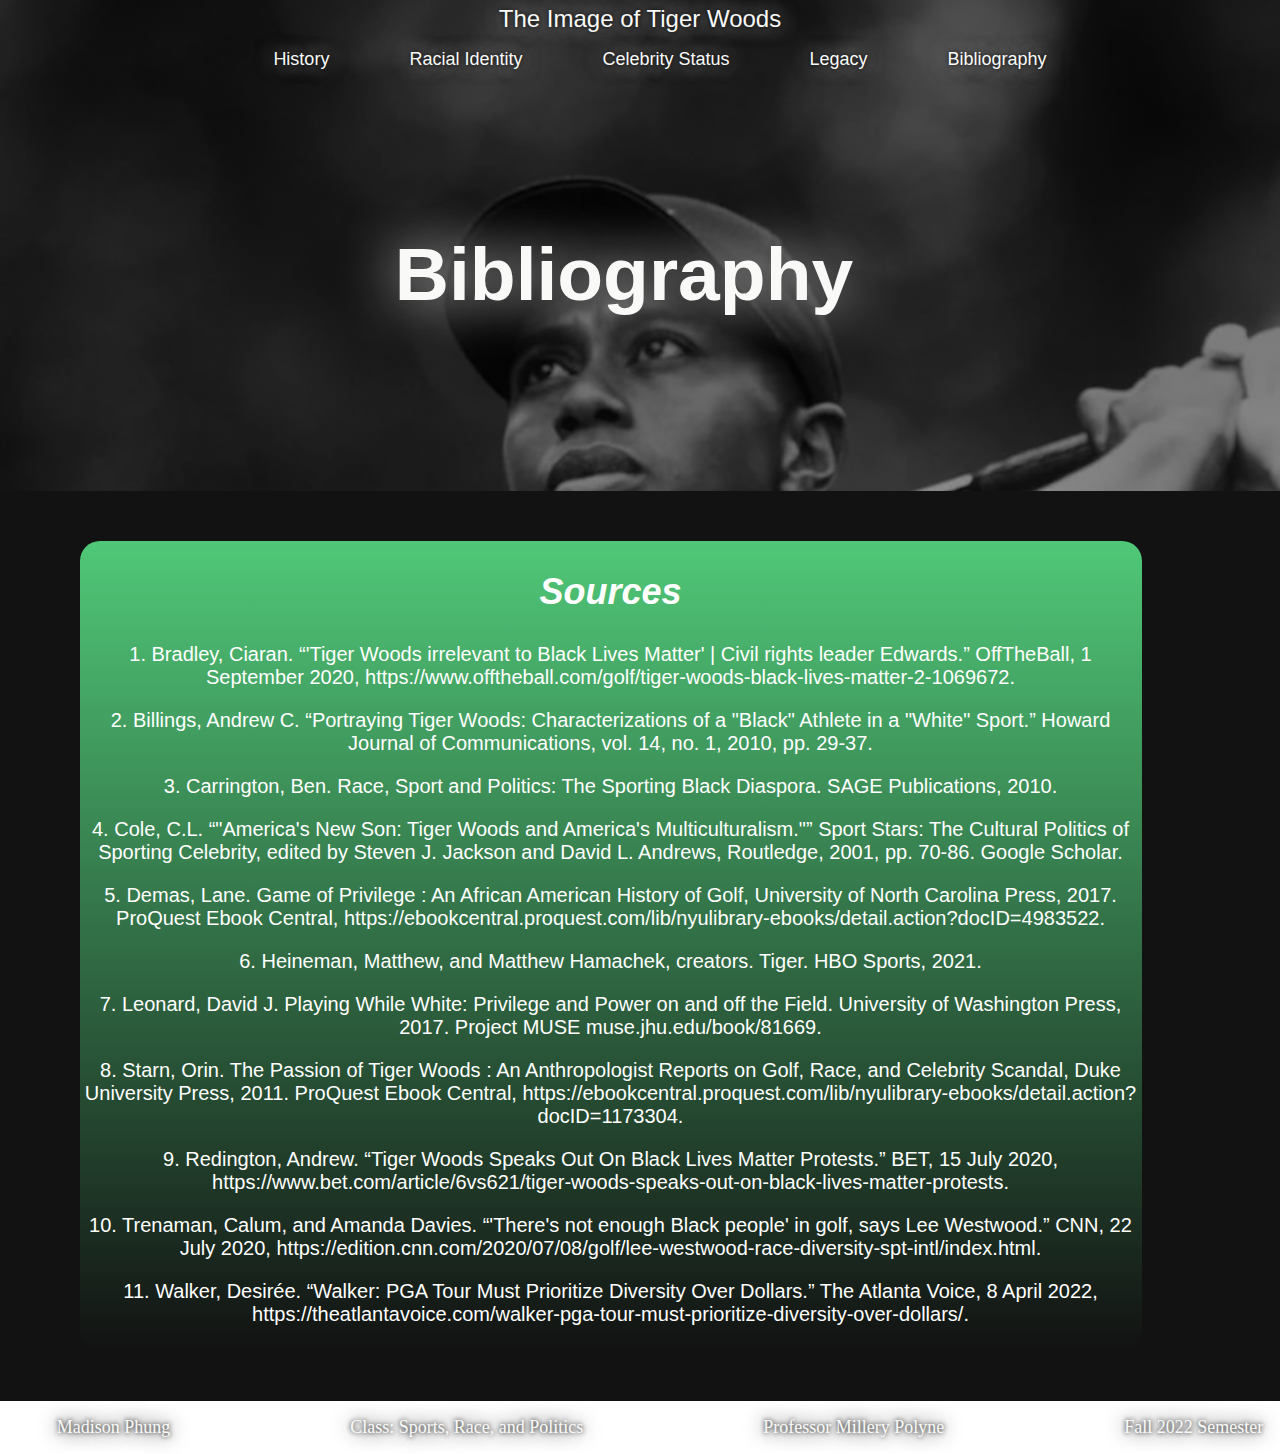
<file: bibliography.html>
<!DOCTYPE html>
<html lang="en">
<head>
    <meta charset="UTF-8">
    <meta http-equiv="X-UA-Compatible" content="IE=edge">
    <meta name="viewport" content="width=device-width, initial-scale=1.0">
    <title>Bibliography</title>
    <link rel="stylesheet" href="css/bib-styles.css">
</head>
<body>
    <header>
        <div class="left-links">
            <div class="logo">
                <a href="index.html">The Image of Tiger Woods</a>
            </div>
        </div>
        <ul class="nav-list">
            <a href="history.html"><li>History</li></a>
            <a href="racial_identity.html"><li>Racial Identity</li></a>
            <a href="celebrity_status.html"><li>Celebrity Status</li></a>
            <a href="legacy.html"><li>Legacy</li></a>
            <a href="bibliography.html"><li>Bibliography</li></a>
        </ul>
    </header>
    <div class="main">
        <div class="intro">
            <div class="intro-text">
                <h1>Bibliography</h1>
            </div>
            <div class="bib-image"></div>
        </div>
    </div>
    <div class="main-content">
        <div class="sources">
            <h2>Sources</h2>
            <p>1. Bradley, Ciaran. “'Tiger Woods irrelevant to Black Lives Matter' | Civil rights leader Edwards.” OffTheBall, 1 September 2020, https://www.offtheball.com/golf/tiger-woods-black-lives-matter-2-1069672.</p>       
            <p>2. Billings, Andrew C. “Portraying Tiger Woods: Characterizations of a "Black" Athlete in a "White" Sport.” Howard Journal of Communications, vol. 14, no. 1, 2010, pp. 29-37.</p>
            <p>3. Carrington, Ben. Race, Sport and Politics: The Sporting Black Diaspora. SAGE Publications, 2010. </p>
            <p>4. Cole, C.L. “"America's New Son: Tiger Woods and America's Multiculturalism."” Sport Stars: The Cultural Politics of Sporting Celebrity, edited by Steven J. Jackson and David L. Andrews, Routledge, 2001, pp. 70-86. Google Scholar. </p>
            <p>5. Demas, Lane. Game of Privilege : An African American History of Golf, University of North Carolina Press, 2017. ProQuest Ebook Central, https://ebookcentral.proquest.com/lib/nyulibrary-ebooks/detail.action?docID=4983522.</p>
            <p>6. Heineman, Matthew, and Matthew Hamachek, creators. Tiger. HBO Sports, 2021.</p>
            <p>7. Leonard, David J. Playing While White: Privilege and Power on and off the Field. University of Washington Press, 2017. Project MUSE muse.jhu.edu/book/81669.</p>
            <p>8. Starn, Orin. The Passion of Tiger Woods : An Anthropologist Reports on Golf, Race, and Celebrity Scandal, Duke University Press, 2011. ProQuest Ebook Central,   https://ebookcentral.proquest.com/lib/nyulibrary-ebooks/detail.action?docID=1173304.</p>
            <p>9. Redington, Andrew. “Tiger Woods Speaks Out On Black Lives Matter Protests.” BET, 15 July 2020, https://www.bet.com/article/6vs621/tiger-woods-speaks-out-on-black-lives-matter-protests.</p>        
            <p>10. Trenaman, Calum, and Amanda Davies. “'There's not enough Black people' in golf, says Lee Westwood.” CNN, 22 July 2020, https://edition.cnn.com/2020/07/08/golf/lee-westwood-race-diversity-spt-intl/index.html.</p>
            <p>11. Walker, Desirée. “Walker: PGA Tour Must Prioritize Diversity Over Dollars.” The Atlanta Voice, 8 April 2022, https://theatlantavoice.com/walker-pga-tour-must-prioritize-diversity-over-dollars/.</p>
        </div>
    </div>
    <footer>
        <div class="footer-container">
            <ul class="footer-list">
                <li>Madison Phung</li>
                <li>Class: Sports, Race, and Politics</li>
                <li>Professor Millery Polyne</li>
                <li>Fall 2022 Semester</li>
            </ul>
        </div>
    </footer>
</body>
</html>
</file>
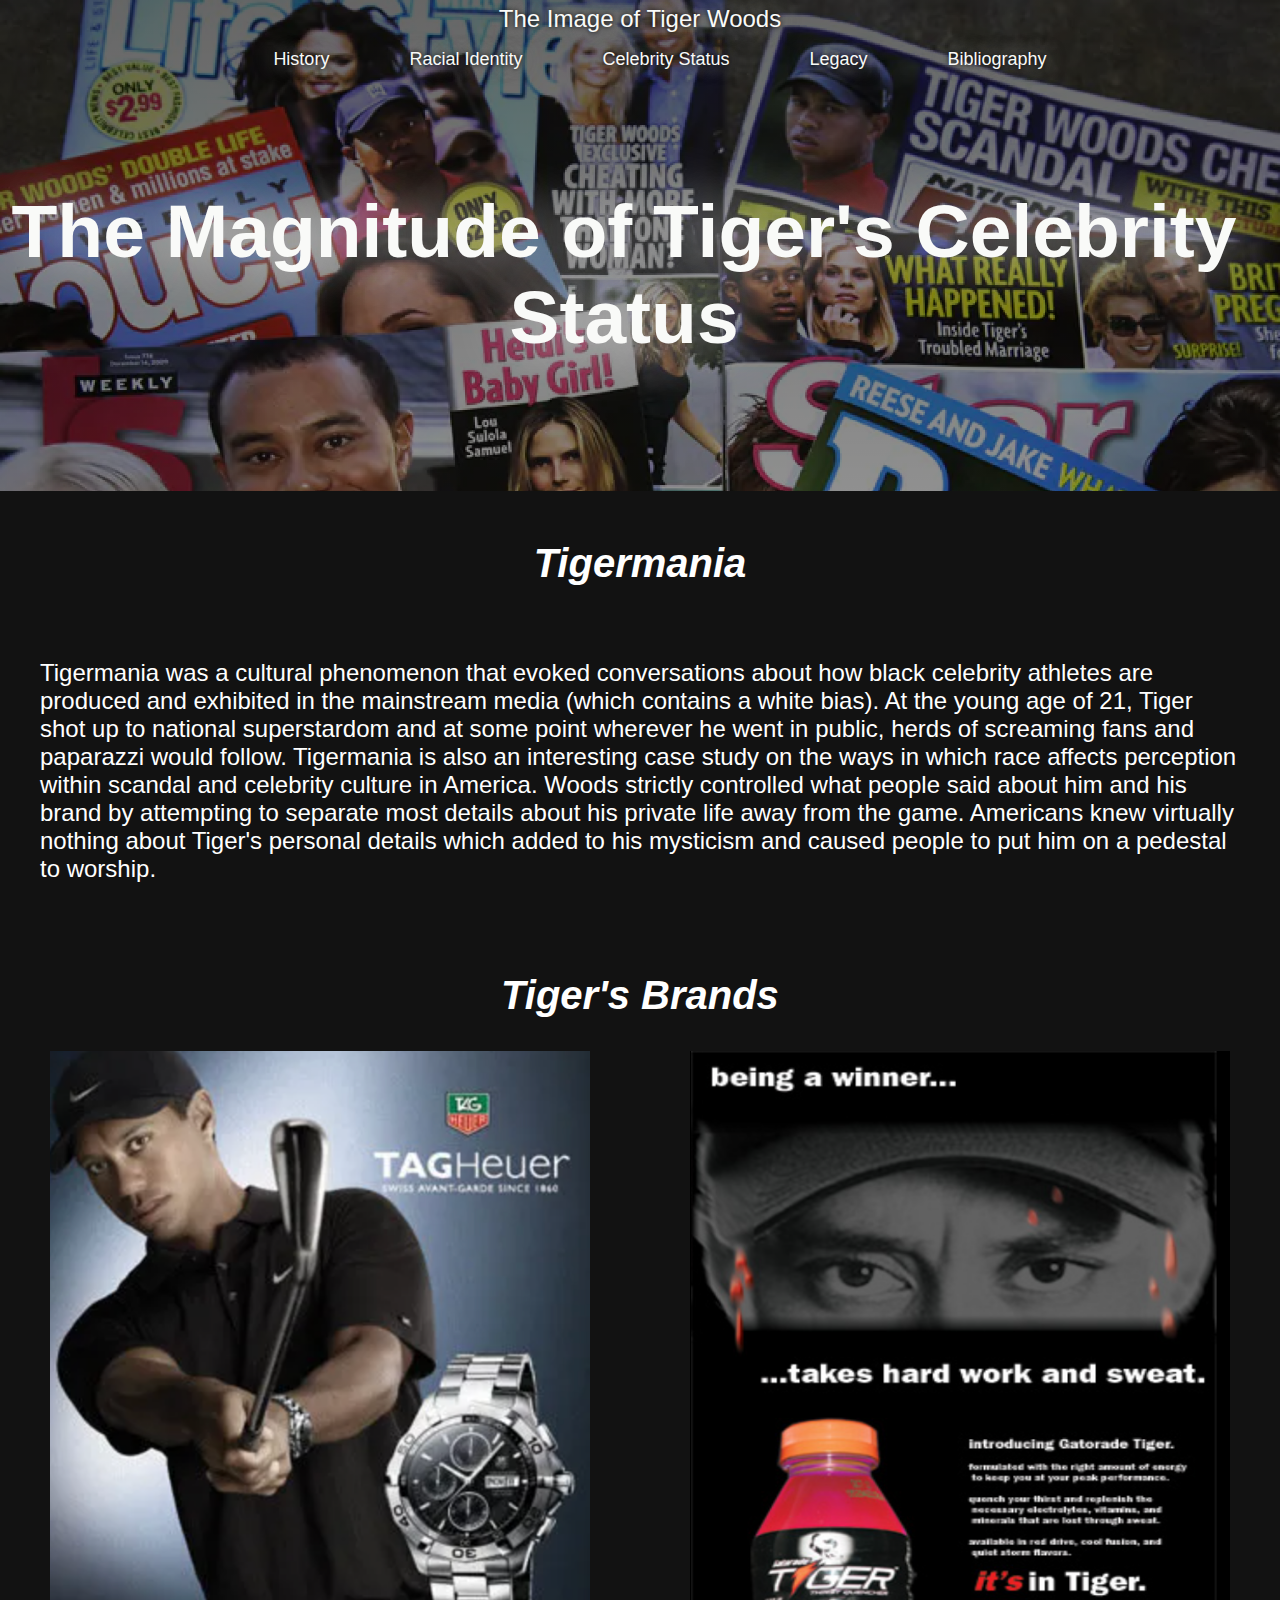
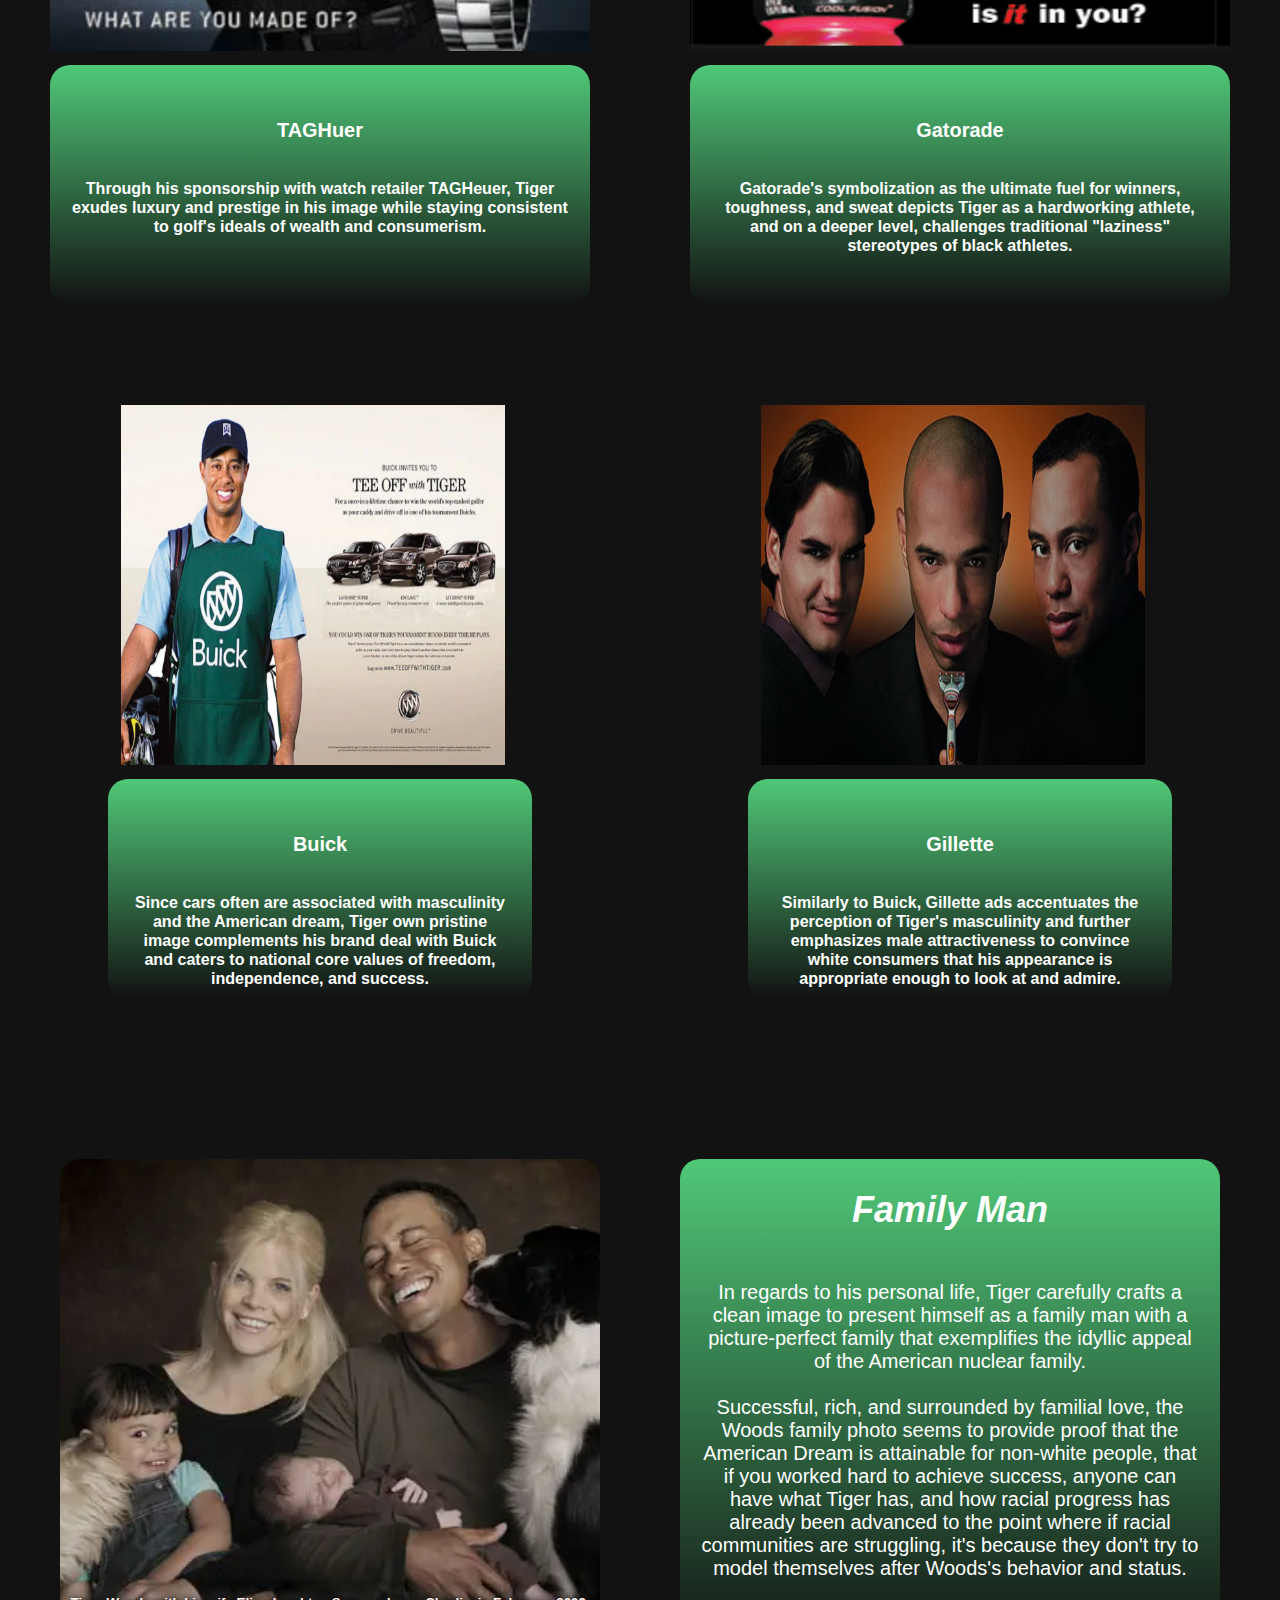
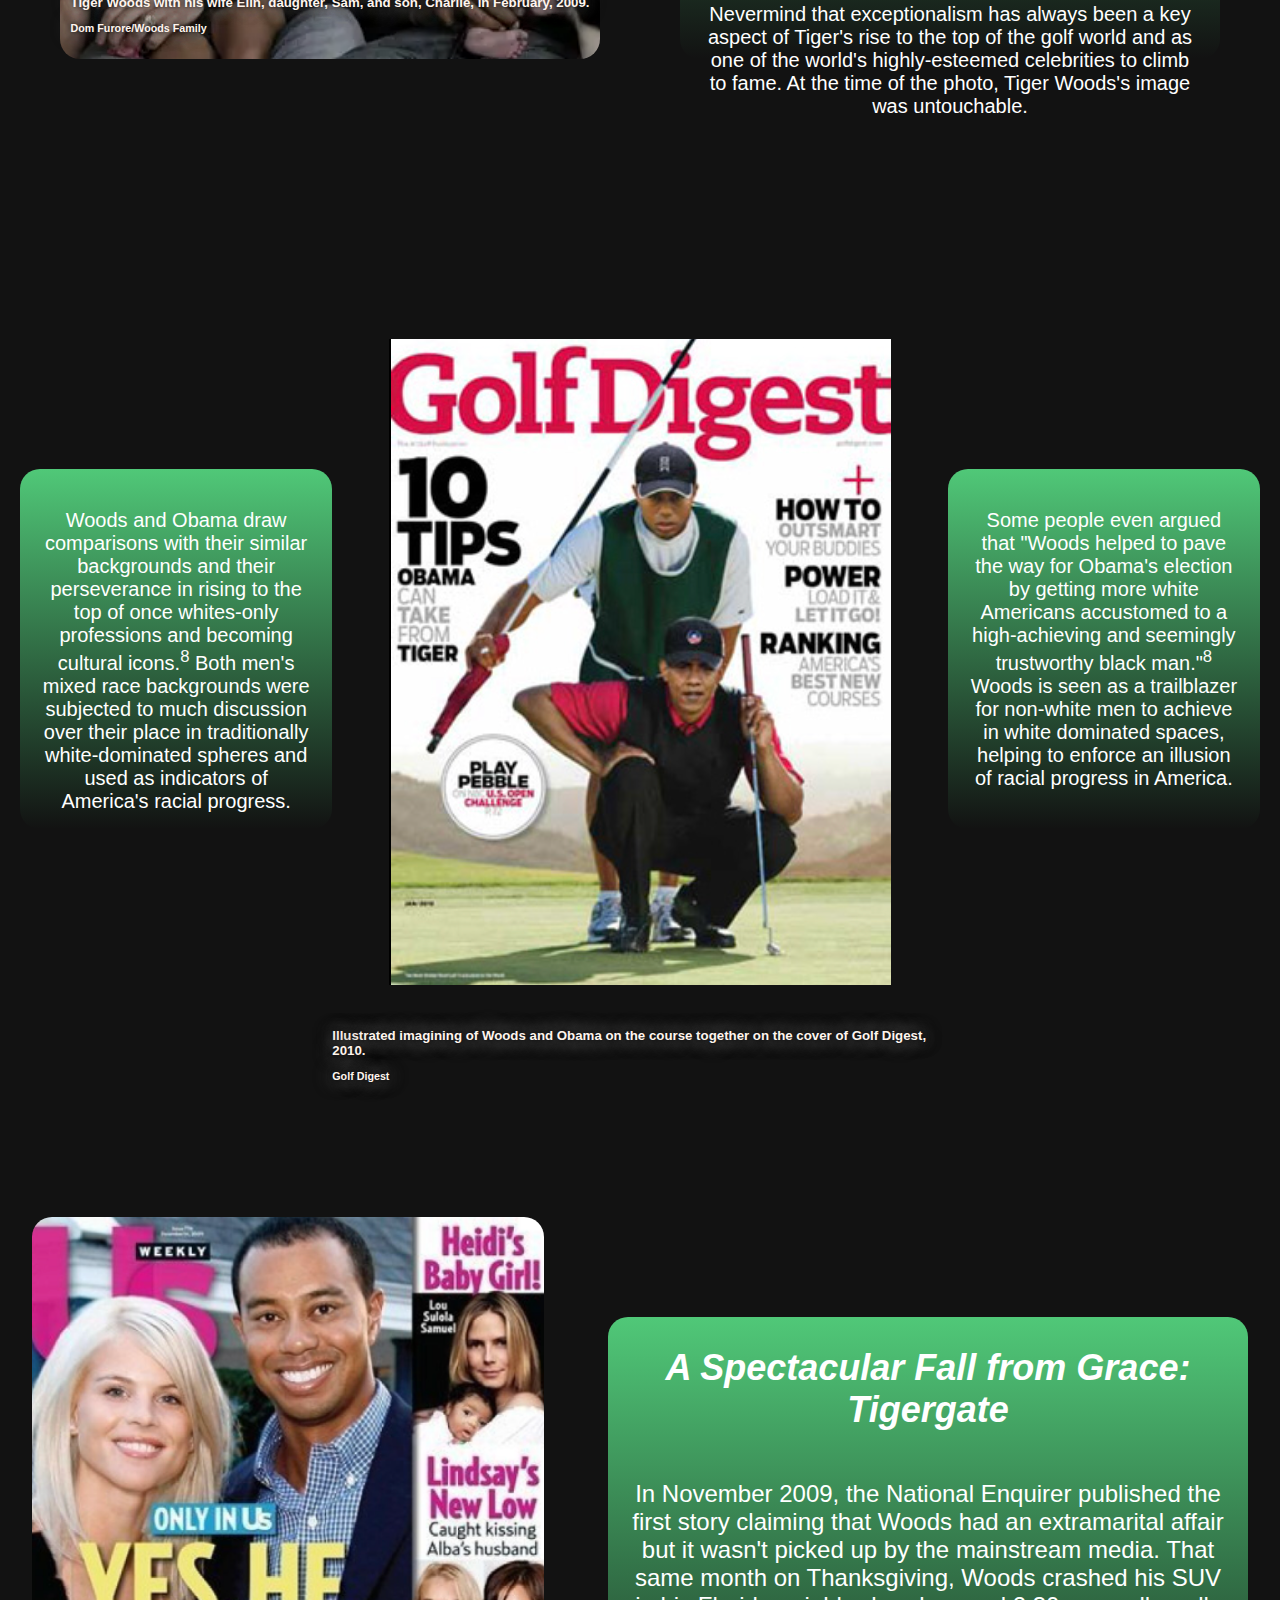
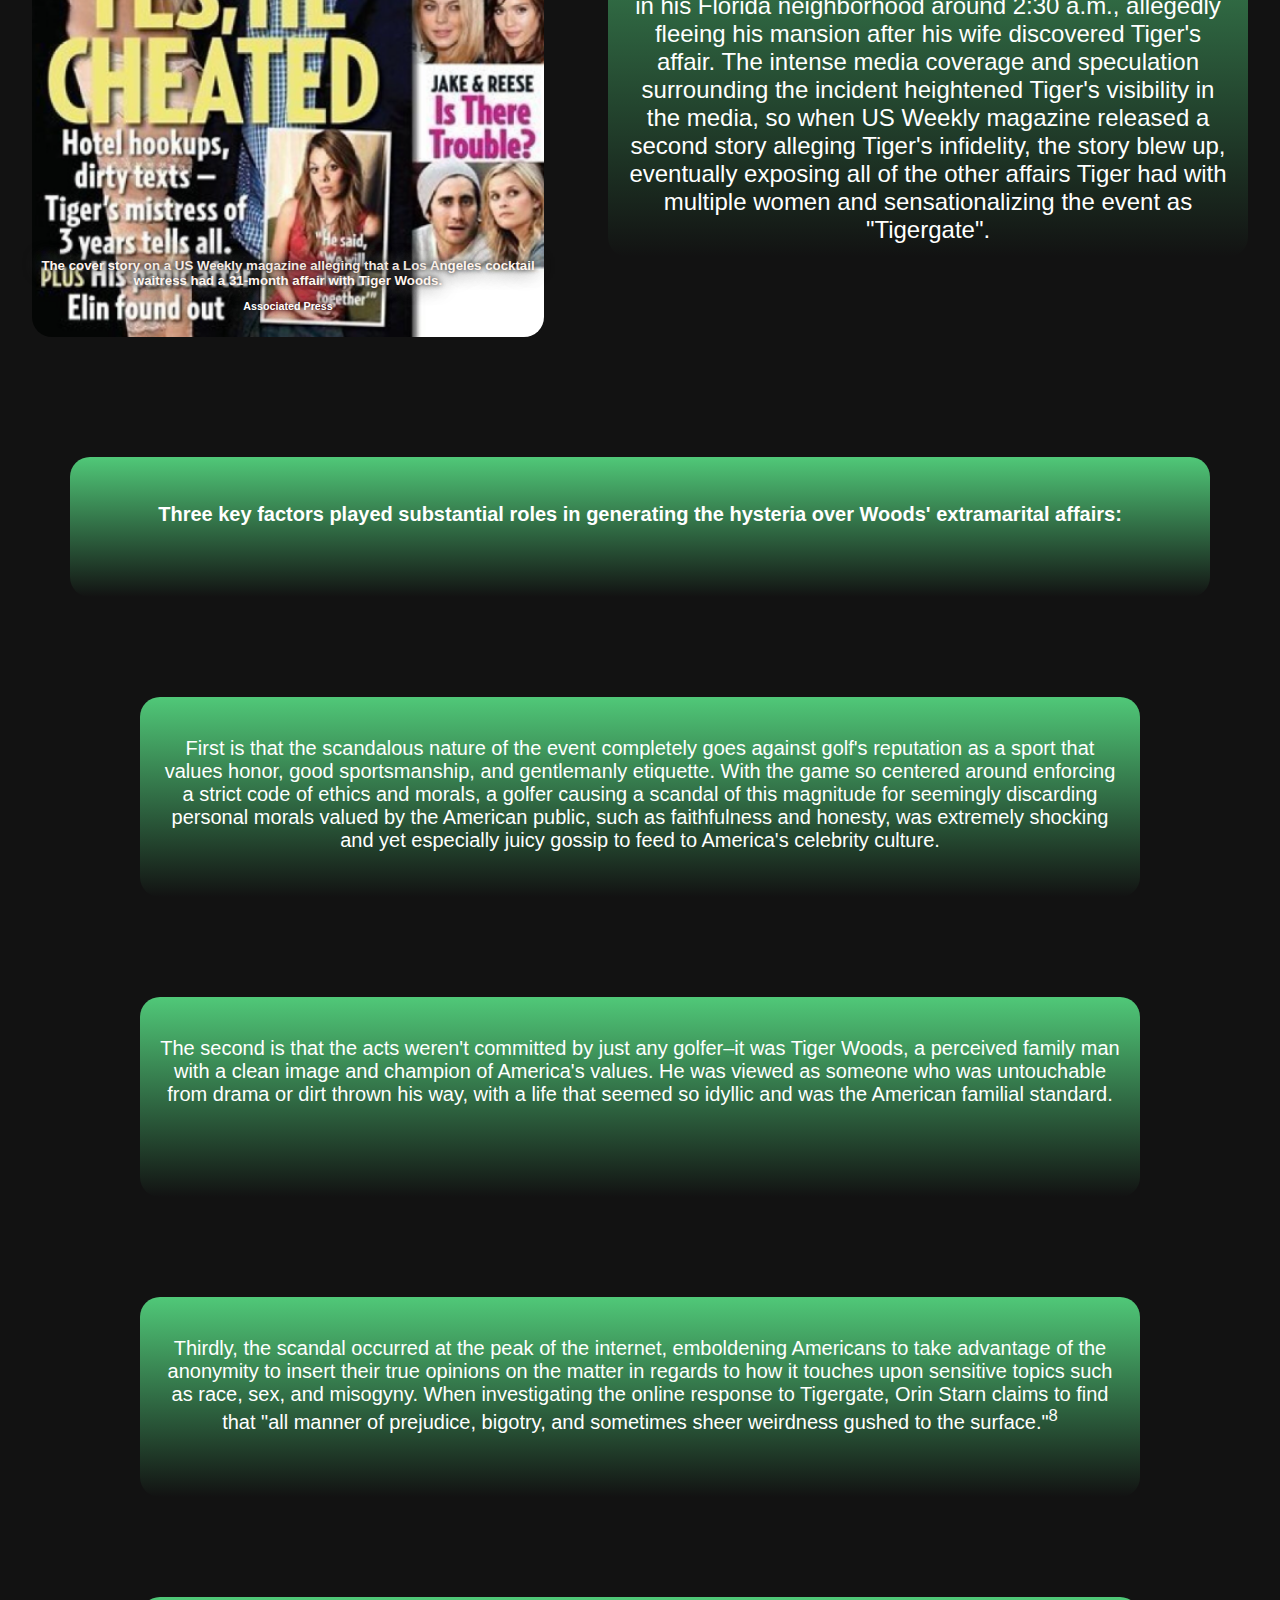
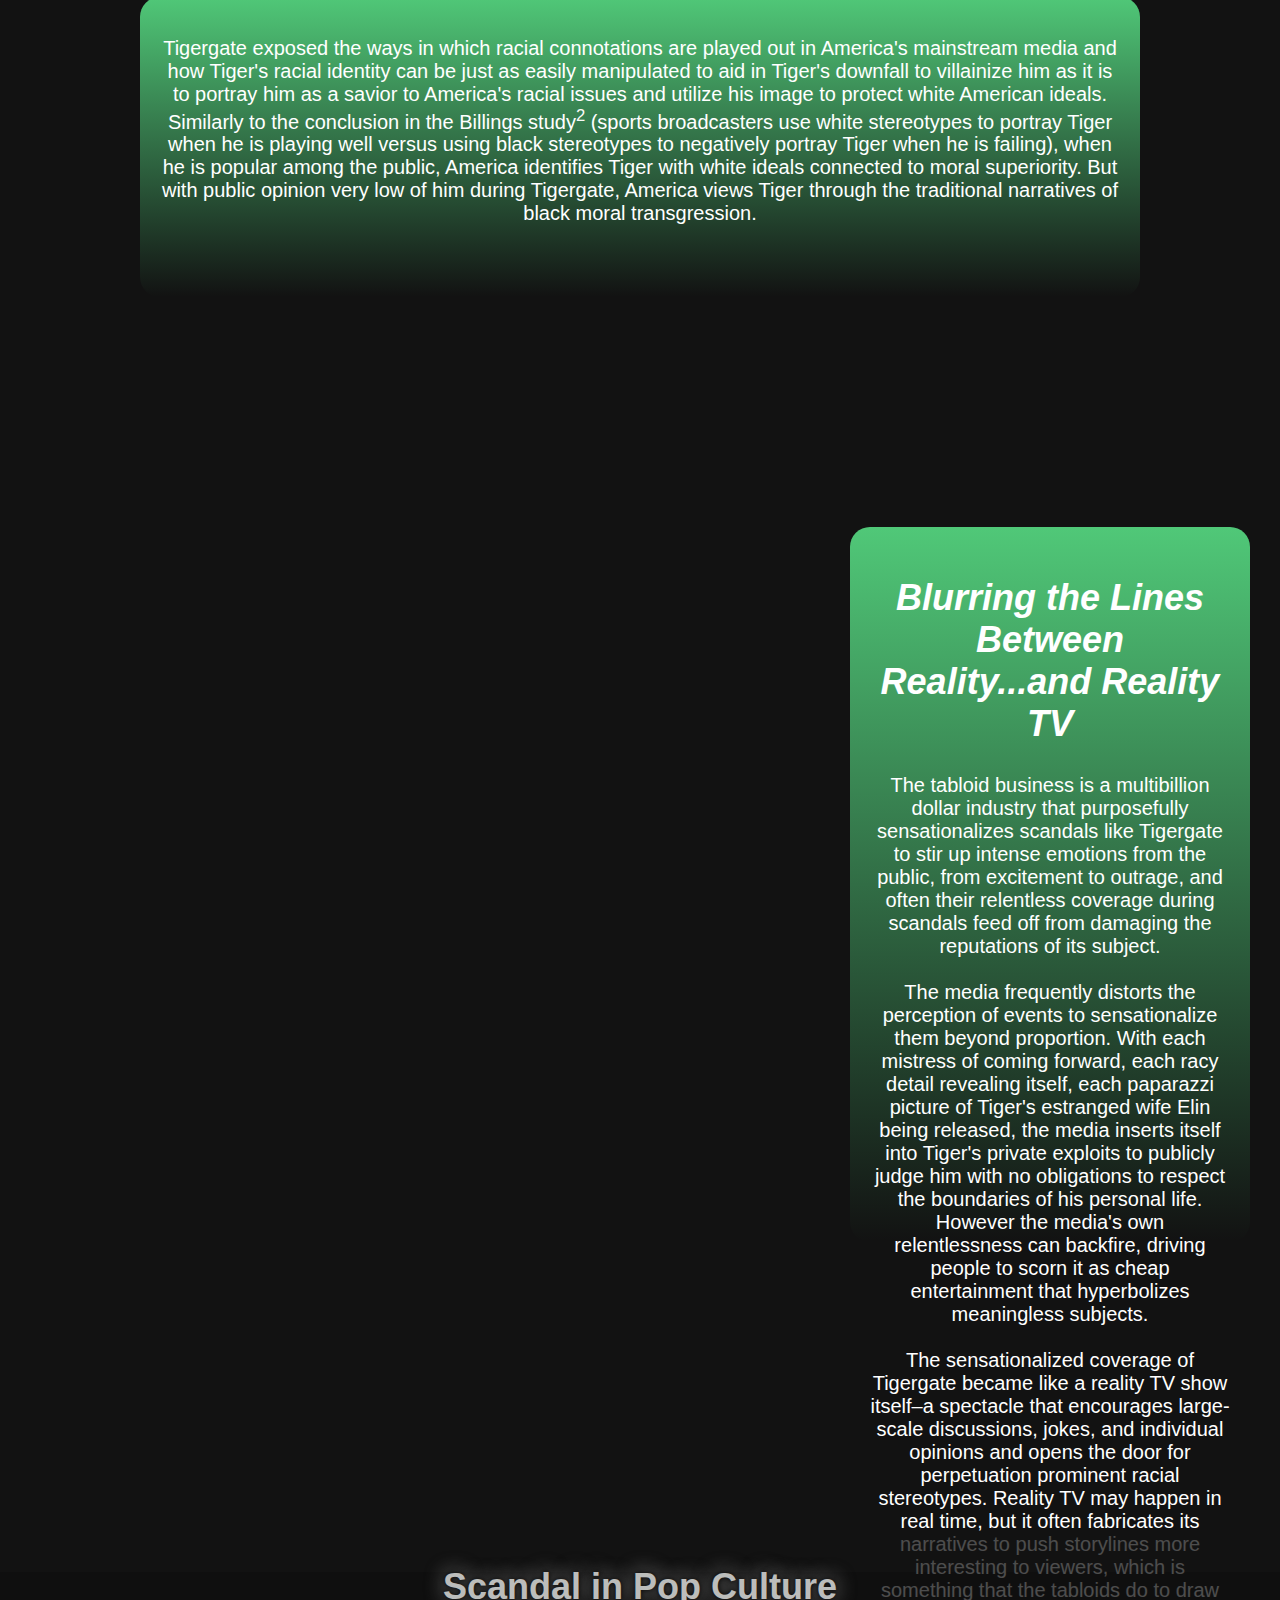
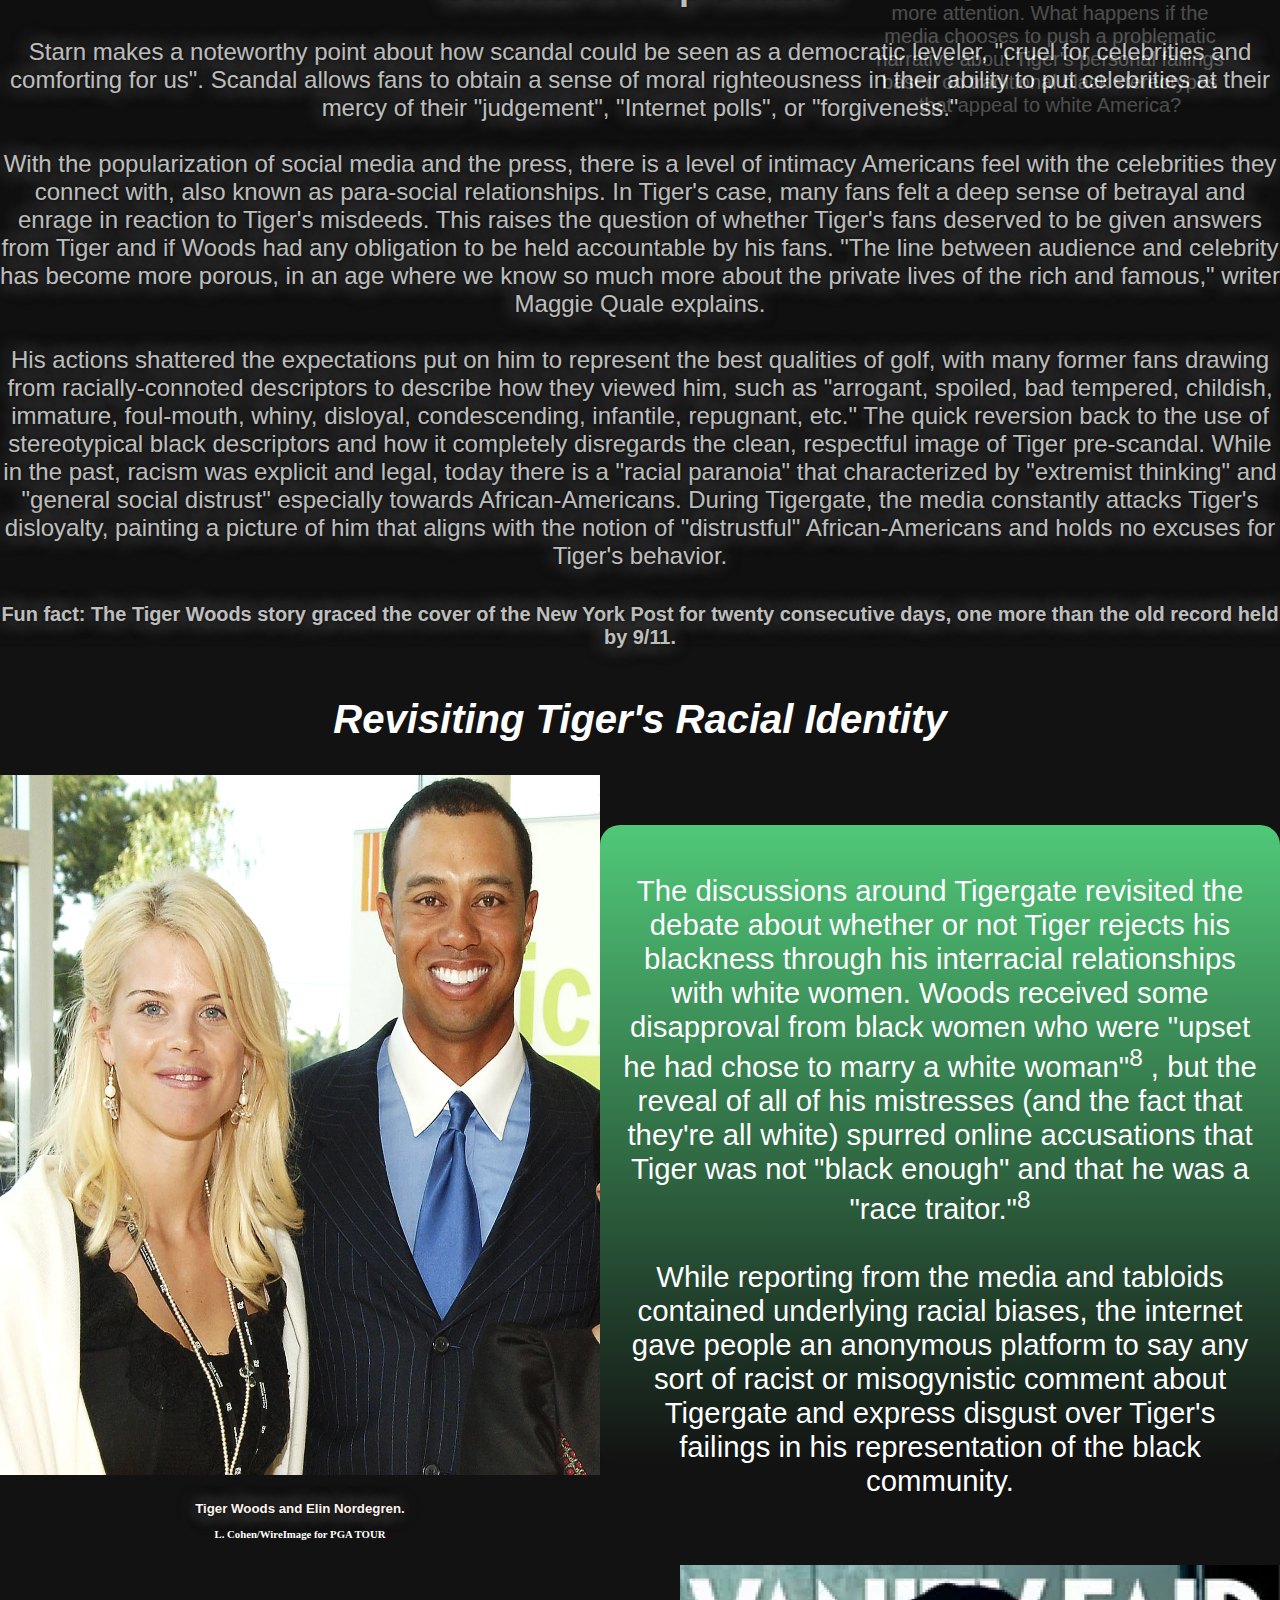
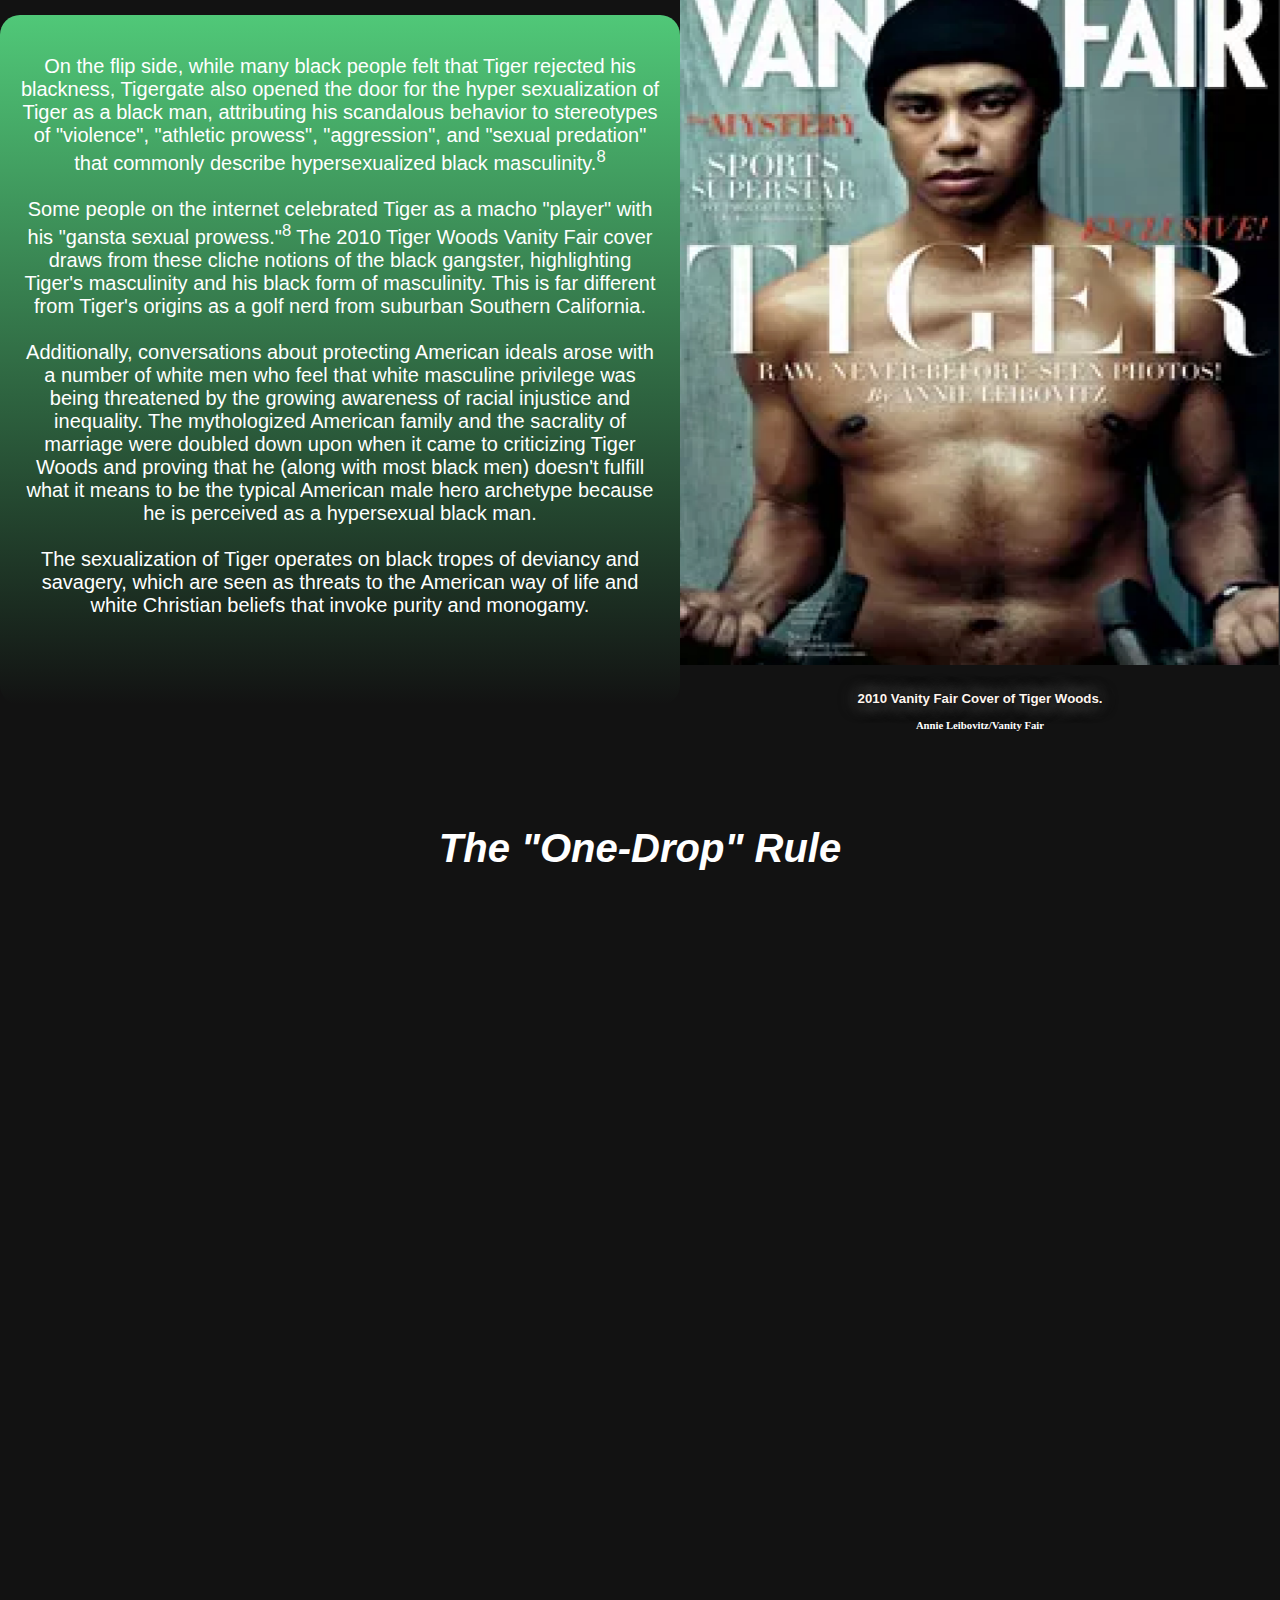
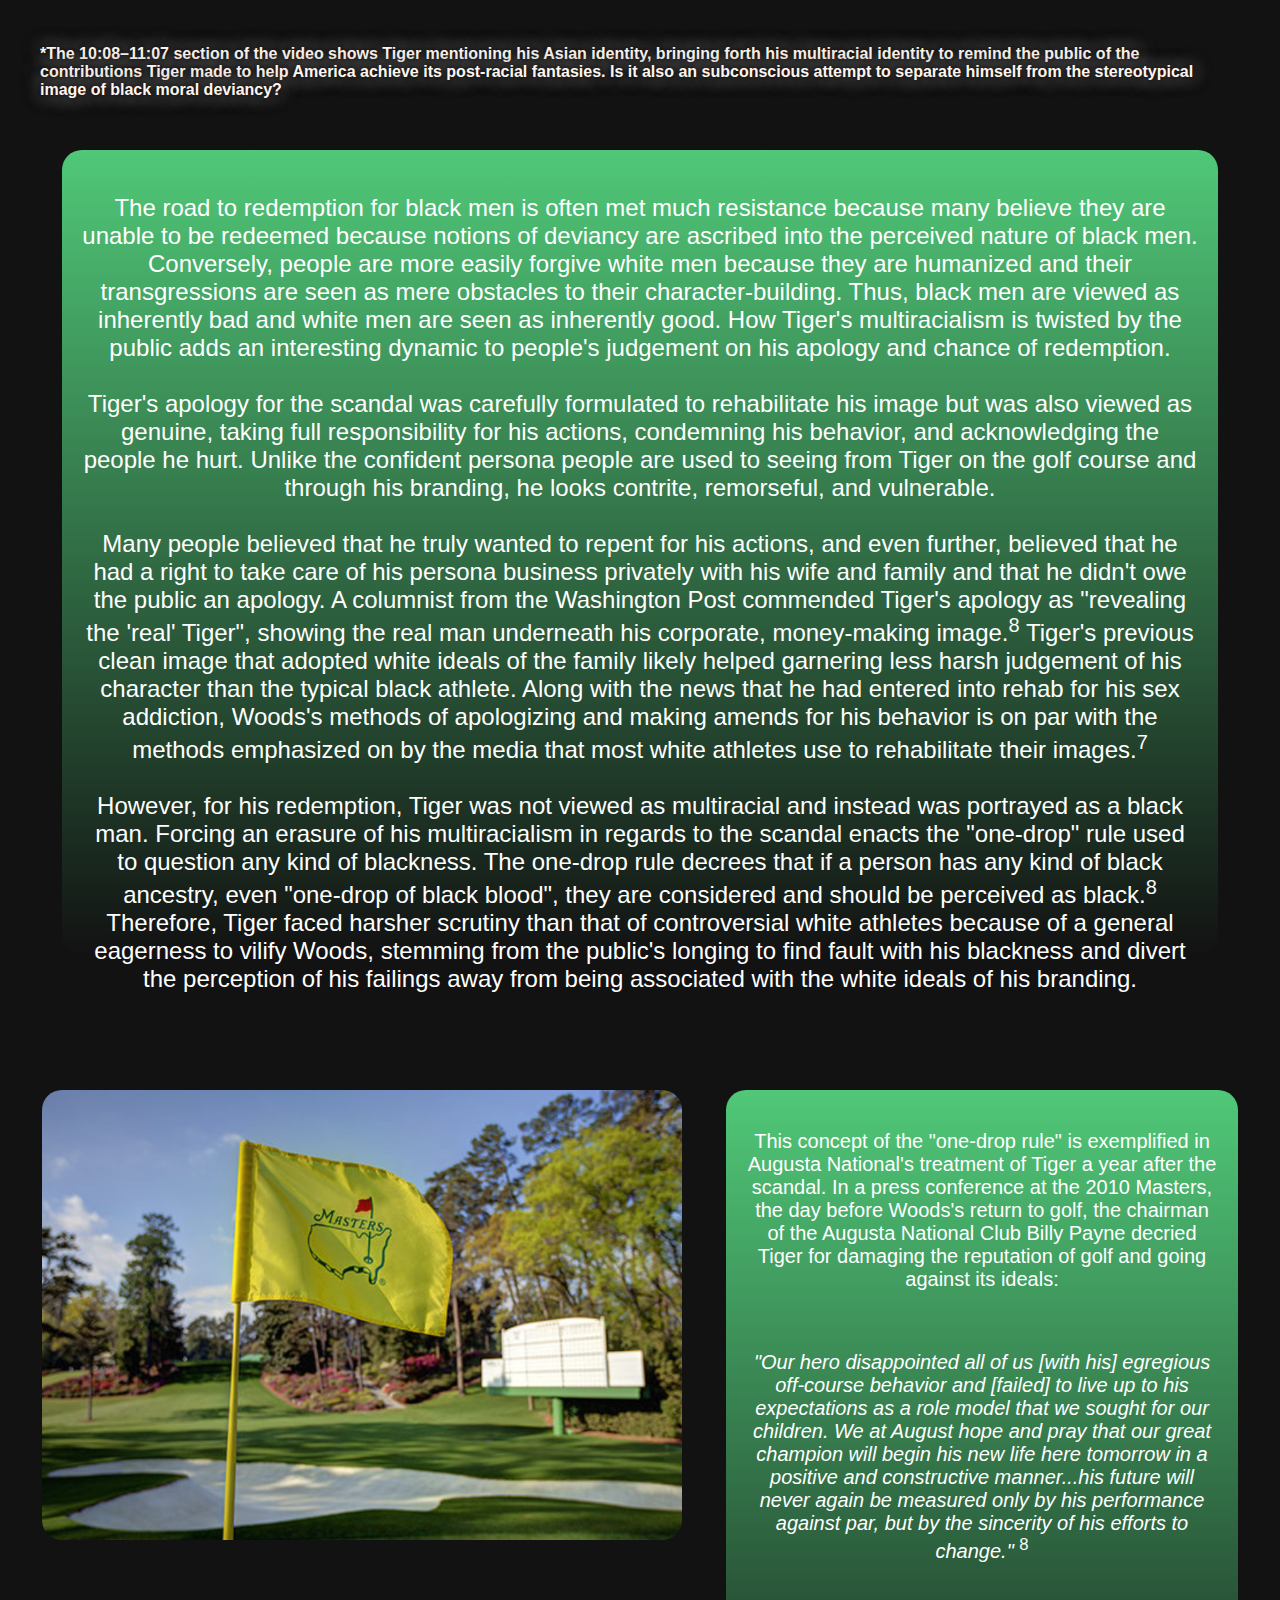
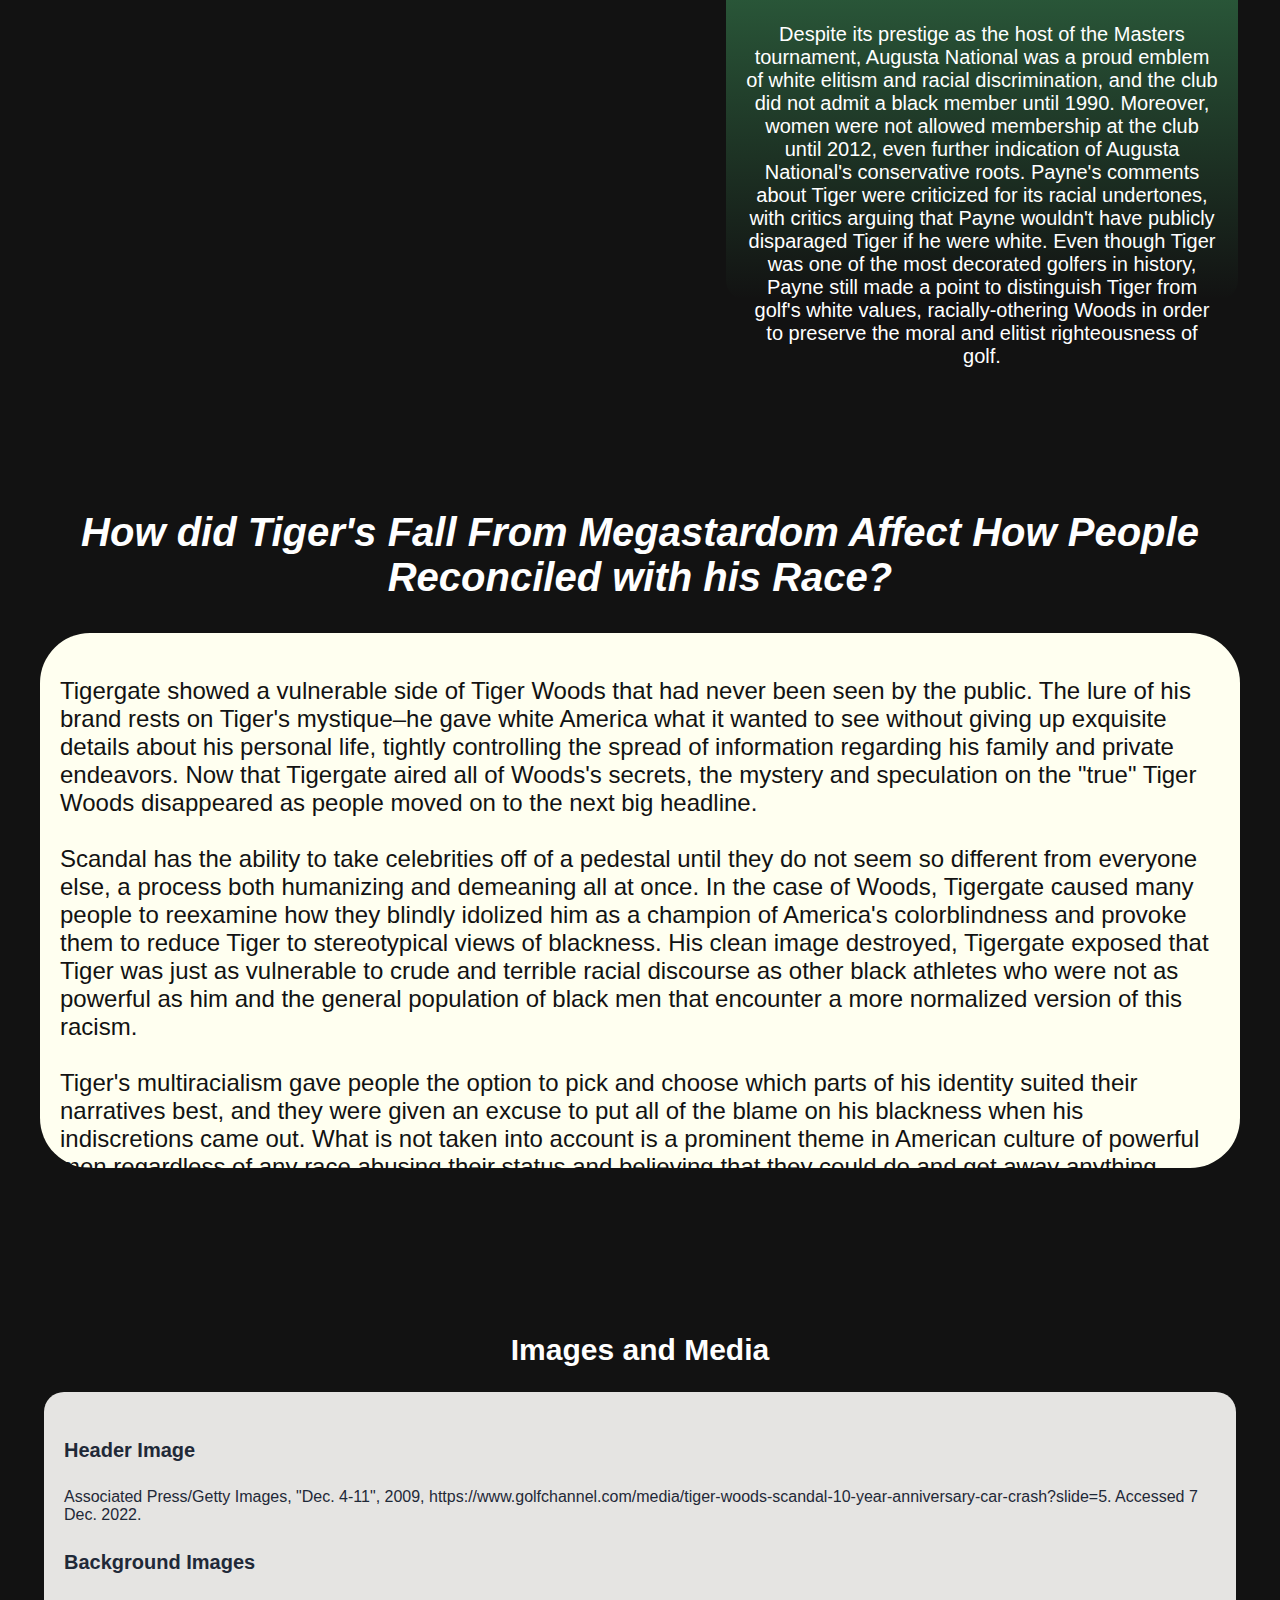
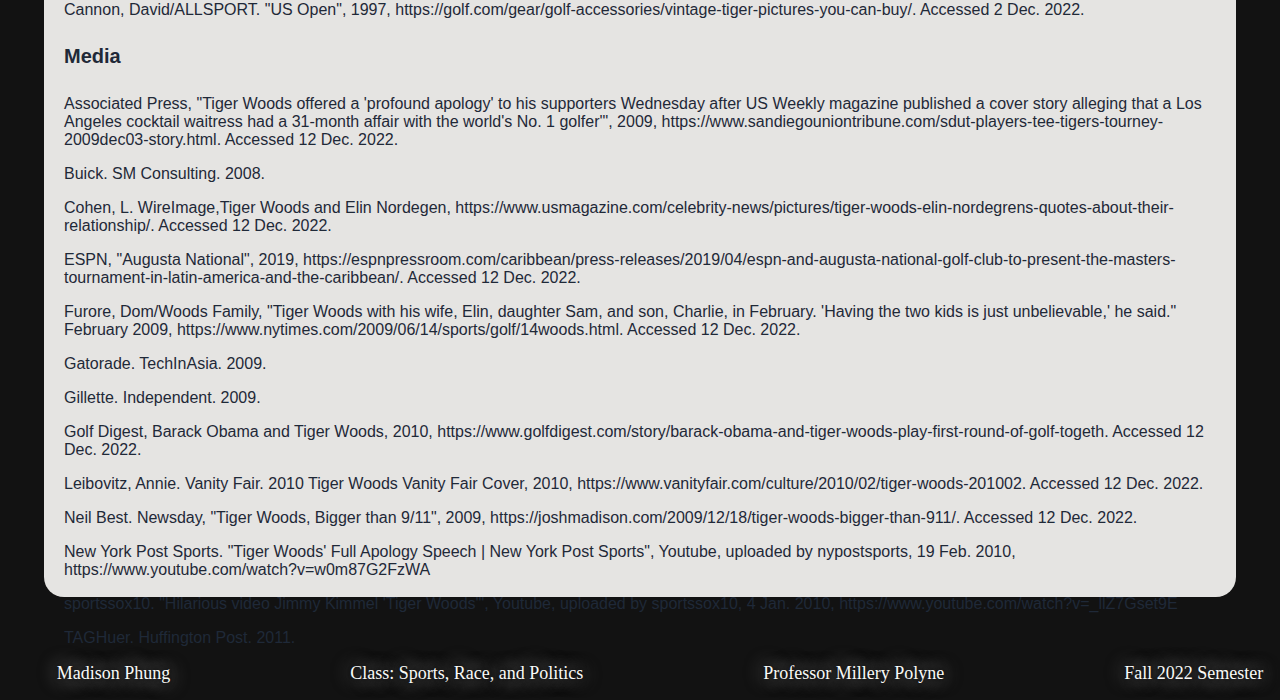
<file: celebrity_status.html>
<!DOCTYPE html>
<html lang="en">
<head>
    <meta charset="UTF-8">
    <meta http-equiv="X-UA-Compatible" content="IE=edge">
    <meta name="viewport" content="width=device-width, initial-scale=1.0">
    <title>Celebrity Status</title>
    <link rel="stylesheet" href="css/celebrity-styles.css">
</head>
<body>
    <header>
        <div class="left-links">
            <div class="logo">
                <a href="index.html">The Image of Tiger Woods</a>
            </div>
        </div>
        <ul class="nav-list">
            <a href="history.html"><li>History</li></a>
            <a href="racial_identity.html"><li>Racial Identity</li></a>
            <a href="celebrity_status.html"><li>Celebrity Status</li></a>
            <a href="legacy.html"><li>Legacy</li></a>
            <a href="bibliography.html"><li>Bibliography</li></a>
        </ul>
    </header>
    <div class="main">
        <div class="intro">
            <div class="intro-text">
                <h1>The Magnitude of Tiger's Celebrity Status</h1>
            </div>
            <div class="scandal-image"></div>
        </div>
    </div>
    <div class="main-content">
        <div class="tigermania">
            <!--Transition section-->
            <h2>Tigermania</h2>
            <p>Tigermania was a cultural phenomenon that evoked conversations
                 about how black celebrity athletes are produced and exhibited
                  in the mainstream media (which contains a white bias). At the
                   young age of 21, Tiger shot up to national superstardom and
                    at some point wherever he went in public, herds of screaming
                     fans and paparazzi would follow. Tigermania is also an
                      interesting case study on the ways in which race affects
                       perception within scandal and celebrity culture in America.
                        Woods strictly controlled what people said about him and
                         his brand by attempting to separate most details about
                          his private life away from the game. Americans knew
                           virtually nothing about Tiger's personal details which
                            added to his mysticism and caused people to put him on
                             a pedestal to worship.
            </p>
        </div>
        <div class="tiger-brand">
            <div class="brand-container">
                <h2>Tiger's Brands</h2>
                <div class="cards">
                    <div class="top-brands">
                        <div class="taghuer">
                            <div class="brand-image">
                                <img src="/tiger-images/celebrity-status/taghuer.png">
                            </div>
                            <div class="brand-info">
                                <h5>TAGHuer</h5>
                                <h6>Through his sponsorship with watch retailer
                                     TAGHeuer, Tiger exudes luxury and prestige
                                      in his image while staying consistent to
                                       golf's ideals of wealth and consumerism.
                                </h6>
                            </div>
                        </div>
                        <div class="gatorade">
                            <div class="brand-image">
                                <img src="/tiger-images/celebrity-status/gatorade.png">
                            </div>
                            <div class="brand-info">
                                <h5>Gatorade</h5>
                                <h6>Gatorade's symbolization as the ultimate fuel
                                     for winners, toughness, and sweat depicts Tiger
                                      as a hardworking athlete, and on a deeper level,
                                       challenges traditional "laziness" stereotypes
                                        of black athletes. 
                                </h6>
                            </div>
                        </div>
                    </div>
                    <div class="bottom-brands"><div class="buick">
                        <div class="brand-image">
                            <img src="/tiger-images/celebrity-status/buick.png">
                        </div>
                        <div class="brand-info">
                            <h5>Buick</h5>
                            <h6>Since cars often are associated with masculinity
                                 and the American dream, Tiger own pristine image
                                  complements his brand deal with Buick and caters
                                   to national core values of freedom, independence,
                                    and success.
                            </h6>
                        </div>
                    </div>
                    <div class="gillette">
                        <div class="brand-image">
                            <img src="/tiger-images/celebrity-status/gillette.png">
                        </div>
                        <div class="brand-info">
                            <h5>Gillette</h5>
                            <h6>Similarly to Buick, Gillette ads accentuates the
                                 perception of Tiger's masculinity and further
                                  emphasizes male attractiveness to convince white
                                   consumers that his appearance is appropriate enough
                                    to look at and admire. 
                            </h6>
                        </div>
                    </div>
                </div>
            </div>
        </div>
        <div class="family-man">
            <div class="family-cards">
                <div class="family-image">
                    <div class="family-caption">
                        <h5>Tiger Woods with his wife Elin, daughter, Sam, and son, Charlie, in February, 2009.
                        </h5>
                        <h6>Dom Furore/Woods Family</h6>
                    </div>
                </div>
                <div class="family-info">
                    <h2>Family Man</h2>
                    <p>In regards to his personal life, Tiger carefully crafts a clean image to present
                         himself as a family man with a picture-perfect family that exemplifies the idyllic
                          appeal of the American nuclear family. <br>
                        <br>Successful, rich, and surrounded by familial love, the Woods family photo seems
                         to provide proof that the American Dream is attainable for non-white people, that
                          if you worked hard to achieve success, anyone can have what Tiger has, and how racial
                           progress has already been advanced to the point where if racial communities are struggling,
                            it's because they don't try to model themselves after Woods's behavior and status.<br>
                        <br>Nevermind that exceptionalism has always been a key aspect of Tiger's rise to the top of
                         the golf world and as one of the world's highly-esteemed celebrities to climb to fame. At
                          the time of the photo, Tiger Woods's image was untouchable. 
                    </p>
                </div>
            </div>
        </div>
        <div class="obama">
            <div class="obama-container">
                <div class="obama-one">
                   <p>Woods and Obama draw comparisons with their
                     similar backgrounds and their perseverance in
                      rising to the top of once whites-only professions
                       and becoming cultural icons.<sup><a href="/bibliography.html">8</a></sup> Both men's mixed
                        race backgrounds were subjected to much discussion
                         over their place in traditionally white-dominated
                          spheres and used as indicators of America's racial
                           progress.</p> 
                </div>
                <div class="obama-image">
                    <div class="obama-container">
                        <img src="/tiger-images/celebrity-status/obama.png">
                    </div>
                    <div class="obama-caption">
                        <h5>Illustrated imagining of Woods and Obama on the course
                             together on the cover of Golf Digest, 2010.</h5>
                        <h6>Golf Digest</h6>
                    </div>
                </div>
                <div class="obama-two">
                    <p>Some people even argued that "Woods helped to pave
                         the way for Obama's election by getting more white
                          Americans accustomed to a high-achieving and seemingly
                           trustworthy black man."<sup><a href="/bibliography.html">8</a></sup> Woods is seen as a trailblazer
                            for non-white men to achieve in white dominated spaces,
                             helping to enforce an illusion of racial progress in
                              America.</p>
                </div>
            </div>
        </div>
        <div class="fall-grace">
            <div class="fall-container">
                <div class="fall-cards">
                    <div class="fall-image">
                        <div class="fall-caption">
                            <h5>The cover story on a US Weekly magazine
                                alleging that a Los Angeles cocktail
                                waitress had a 31-month affair with
                                Tiger Woods.</h5>
                            <h6>Associated Press</h6>
                        </div>
                    </div>
                </div>
            <div class="fall-info">
                <h2>A Spectacular Fall from Grace: Tigergate</h2>
                <p>In November 2009, the National Enquirer published
                    the first story claiming that Woods had an extramarital
                    affair but it wasn't picked up by the mainstream media.
                    That same month on Thanksgiving, Woods crashed his SUV
                        in his Florida neighborhood around 2:30 a.m., allegedly
                        fleeing his mansion after his wife discovered Tiger's
                        affair. The intense media coverage and speculation 
                        surrounding the incident heightened Tiger's visibility
                        in the media, so when US Weekly magazine released
                            a second story alleging Tiger's infidelity, the story
                            blew up, eventually exposing all of the other affairs
                            Tiger had with multiple women and sensationalizing
                            the event as "Tigergate".
                </p>
            </div>
        </div>
        <div class="factors">
            <div class="factors-intro">
                <h4>Three key factors played substantial
                                 roles in generating the hysteria over Woods'
                                  extramarital affairs:
                </h4>
            </div>
            <div class="factor-one">
                <div class="one-info">
                    <p>First is that the scandalous nature of the
                                     event completely goes against golf's reputation
                                      as a sport that values honor, good sportsmanship,
                                       and gentlemanly etiquette. With the game so
                                        centered around enforcing a strict code of ethics
                                         and morals, a golfer causing a scandal of this
                                          magnitude for seemingly discarding personal morals
                                           valued by the American public, such as faithfulness
                                            and honesty, was extremely shocking and yet
                                             especially juicy gossip to feed to America's
                                              celebrity culture. 
                    </p>
                </div>
            </div>
            <div class="factor-two">
                <div class="two-info">
                    <p>
                                    The second is that the acts weren't committed by just any
                                     golfer–it was Tiger Woods, a perceived family man with a
                                      clean image and champion of America's values. He was viewed
                                       as someone who was untouchable from drama or dirt thrown
                                        his way, with a life that seemed so idyllic and was the
                                         American familial standard.
                    </p>
                </div>
            </div>
            <div class="factor-three">
                <div class="three-info">
                    <p>
                                    Thirdly, the scandal occurred at the peak of the internet,
                                     emboldening Americans to take advantage of the anonymity
                                      to insert their true opinions on the matter in regards to
                                       how it touches upon sensitive topics such as race, sex,
                                        and misogyny. When investigating the online response to
                                         Tigergate, Orin Starn claims to find that "all manner
                                          of prejudice, bigotry, and sometimes sheer weirdness
                                           gushed to the surface."<sup><a href="/bibliography.html">8</a></sup>
                    </p>
                </div>
            </div>
            <div class="fall-closing">
                <p>
                            Tigergate exposed the ways in which racial
                             connotations are played out in America's
                              mainstream media and how Tiger's racial
                               identity can be just as easily manipulated
                                to aid in Tiger's downfall to villainize 
                                him as it is to portray him as a savior
                                 to America's racial issues and utilize
                                  his image to protect white American
                                   ideals. Similarly to the conclusion
                                    in the Billings study<sup><a href="/bibliography.html">2</a></sup>
                                     (sports broadcasters use white
                                      stereotypes to portray Tiger when
                                       he is playing well versus using
                                        black stereotypes to negatively
                                         portray Tiger when he is failing), 
                                when he is popular among the public, America
                                 identifies Tiger with white ideals connected
                                  to moral superiority. But with public opinion
                                   very low of him during Tigergate, America
                                    views Tiger through the traditional narratives
                                     of black moral transgression.
                </p>
            </div>
        </div>
        <div class="reality-tv">
            <div class="tv-container">
                <div class="tv-vid">
                    <iframe width="800" height="500" src="https://www.youtube.com/embed/_llZ7Gset9E" title="YouTube video player" frameborder="0" allow="accelerometer; autoplay; clipboard-write; encrypted-media; gyroscope; picture-in-picture; web-share" allowfullscreen></iframe>
                </div>
                <div class="tv-info">
                    <h2>Blurring the Lines Between Reality...and Reality TV</h2>
                    <p>
                        The tabloid business is a multibillion dollar industry 
                        that purposefully sensationalizes scandals like Tigergate
                         to stir up intense emotions from the public, from
                          excitement to outrage, and often their relentless
                          coverage during scandals feed off from damaging the 
                          reputations of its subject.<br>
                        <br>The media frequently distorts the perception of events
                         to sensationalize them beyond proportion. With each mistress
                          of coming forward, each racy detail revealing itself, each
                           paparazzi picture of Tiger's estranged wife Elin being
                            released, the media inserts itself into Tiger's private
                             exploits to publicly judge him with no obligations to
                              respect the boundaries of his personal life. However
                               the media's own relentlessness can backfire, driving 
                               people to scorn it as cheap entertainment that 
                               hyperbolizes meaningless subjects.<br>
                        <br>The sensationalized coverage of Tigergate became like
                         a reality TV show itself–a spectacle that encourages
                          large-scale discussions, jokes, and individual opinions
                           and opens the door for perpetuation prominent racial
                            stereotypes. Reality TV may happen in real time, but 
                            it often fabricates its narratives to push storylines
                             more interesting to viewers, which is something that 
                             the tabloids do to draw more attention. What happens
                              if the media chooses to push a problematic narrative
                               about Tiger's personal failings based on traditional
                                black stereotypes that appeal to white America?
                    </p>
                </div>
            </div>
        </div>
        <div class="pop-culture">
            <div class="culture-container">
                <h2>Scandal in Pop Culture</h2>
                <p>Starn makes a noteworthy point about how scandal could
                    be seen as a democratic leveler, "cruel for celebrities
                      and comforting for us". Scandal allows fans to obtain
                      a sense of moral righteousness in their ability to put
                        celebrities at their mercy of their "judgement",
                         "Internet polls", or "forgiveness."<br>
                    <br>With the popularization of social media and the press,
                     there is a level of intimacy Americans feel with the
                      celebrities they connect with, also known as para-social
                       relationships. In Tiger's case, many fans felt a deep
                        sense of betrayal and enrage in reaction to Tiger's
                         misdeeds. This raises the question of whether Tiger's
                          fans deserved to be given answers from Tiger and if
                           Woods had any obligation to be held accountable by
                            his fans. "The line between audience and celebrity
                             has become more porous, in an age where we know so
                              much more about the private lives of the rich and
                               famous," writer Maggie Quale explains.<br>
                    <br>His actions shattered the expectations put on him to
                     represent the best qualities of golf, with many former fans
                      drawing from racially-connoted descriptors to describe how
                       they viewed him, such as "arrogant, spoiled, bad tempered,
                        childish, immature, foul-mouth, whiny, disloyal,
                         condescending, infantile, repugnant, etc." The quick
                          reversion back to the use of stereotypical black
                           descriptors and how it completely disregards the
                            clean, respectful image of Tiger pre-scandal. While
                             in the past, racism was explicit and legal, today
                              there is a "racial paranoia" that characterized by
                               "extremist thinking" and "general social distrust"
                                especially towards African-Americans.  During
                                 Tigergate, the media constantly attacks Tiger's
                                  disloyalty, painting a picture of him that
                                   aligns with the notion of "distrustful"
                                    African-Americans and holds no excuses
                                     for Tiger's behavior. 
                </p>
                <div class="fun-fact">
                    <h5>Fun fact: The Tiger Woods story graced the cover of the New York Post for twenty consecutive days, one more than the old record held by 9/11.</h5>
                </div>
            </div>
        </div>
        <div class="revisit-race">
            <h2>Revisiting Tiger's Racial Identity</h2>
            <div class="revisit-container">
                <div class="revisit-image">
                    <img src="/tiger-images/celebrity-status/elin.png">
                    <div class="revisit-caption">
                        <h5>Tiger Woods and Elin Nordegren.</h5>
                        <h6>L. Cohen/WireImage for PGA TOUR</h6>
                    </div>
                </div>
                <div class="revisit-info-one">
                    <p>The discussions around Tigergate revisited
                         the debate about whether or not Tiger rejects
                          his blackness through his interracial
                           relationships with white women.
                            Woods received some disapproval from
                             black women who were "upset he had
                              chose to marry a white woman"<sup><a href="/bibliography.html">8</a></sup> , 
                              but the reveal of all of his mistresses
                               (and the fact that they're all white)
                                spurred online accusations that Tiger
                                 was not "black enough" and that he was
                                  a "race traitor."<sup><a href="/bibliography.html">8</a></sup><br>
                    <br>While reporting from the  media and tabloids contained
                     underlying racial biases, the internet gave people an
                      anonymous platform to say any sort of racist or
                       misogynistic comment about Tigergate and express
                        disgust over Tiger's failings in his representation
                         of the black community.
                    </p>
                </div>
            </div>    
            <div class="revisit-container-two">
                <div class="revisit-info-two">
                    <p>
                        On the flip side, while many black people felt
                         that Tiger rejected his blackness, Tigergate
                          also opened the door for the hyper sexualization
                           of Tiger as a black man, attributing his scandalous
                            behavior to stereotypes of "violence", "athletic
                             prowess", "aggression", and "sexual predation"
                              that commonly describe hypersexualized black
                               masculinity.<sup><a href="/bibliography.html">8</a></sup><br>
                    <br>Some people on the internet celebrated Tiger as a macho
                     "player" with his "gansta sexual prowess."<sup><a href="/bibliography.html">8</a></sup> The 2010 Tiger
                      Woods Vanity Fair cover draws from these cliche notions of 
                      the black gangster, highlighting Tiger's masculinity and
                       his black form of masculinity. This is far different from
                        Tiger's origins as a golf nerd from suburban Southern
                         California.<br>
                    <br>Additionally, conversations about protecting American ideals
                     arose with a number of white men who feel that white masculine
                      privilege was being threatened by the growing awareness of racial
                       injustice and inequality. The mythologized American family and the
                        sacrality of marriage were doubled down upon when it came to criticizing
                         Tiger Woods and proving that he (along with most black men) doesn't
                          fulfill what it means to be the typical American male hero archetype 
                          because he is perceived as a hypersexual black man.<br>
                    <br>The sexualization of Tiger operates on black tropes of deviancy and
                     savagery, which are seen as threats to the American way of life and white
                      Christian beliefs that invoke purity and monogamy. 
                    </p>
                </div>
                <div class="revisit-image">
                    <img src="/tiger-images/celebrity-status/vanity-fair.png">
                    <div class="revisit-caption">
                        <h5>2010 Vanity Fair Cover of Tiger Woods.</h5>
                        <h6>Annie Leibovitz/Vanity Fair</h6>
                    </div>
                </div>
        </div>
        <div class="one-drop">
            <h2>The "One-Drop" Rule</h2>
            <div class="drop-vid">
                <iframe width="900" height="700" src="https://www.youtube.com/embed/w0m87G2FzWA" title="YouTube video player" frameborder="0" allow="accelerometer; autoplay; clipboard-write; encrypted-media; gyroscope; picture-in-picture; web-share" allowfullscreen></iframe>
            </div>
            <div class="vid-caption">
                <h4>*The 10:08–11:07 section of the video shows
                     Tiger mentioning his Asian identity, bringing
                      forth his multiracial identity to remind the
                       public of the contributions Tiger made to
                        help America achieve its post-racial fantasies.
                         Is it also an subconscious attempt to separate
                          himself from the stereotypical image of black
                           moral deviancy?
                </h4>
            </div>
            <div class="drop-container">
                <div class="drop-info">
                    <p>
                        The road to redemption for black men is often
                         met much resistance because many believe they
                          are unable to be redeemed because notions of
                           deviancy are ascribed into the perceived nature
                            of black men. Conversely, people are more easily
                             forgive white men because they are humanized
                              and their transgressions are seen as mere obstacles
                               to their character-building. Thus, black men
                                are viewed as inherently bad and white men
                                 are seen as inherently good. How Tiger's
                                  multiracialism is twisted by the public adds
                                   an interesting dynamic to people's judgement
                                    on his apology and chance of redemption.<br>
                        <br>Tiger's apology for the scandal was carefully formulated
                         to rehabilitate his image but was also viewed as genuine,
                          taking full responsibility for his actions, condemning his
                           behavior, and acknowledging the people he hurt. Unlike 
                           the confident persona people are used to seeing from
                            Tiger on the golf course and through his branding, he
                             looks contrite, remorseful, and vulnerable.<br>
                        <br>Many people believed that he truly wanted to repent for
                         his actions, and even further, believed that he had a right
                          to take care of his persona business privately with his wife
                           and family and that he didn't owe the public an apology. A
                            columnist from the Washington Post commended Tiger's apology
                             as "revealing the 'real' Tiger", showing the real man
                              underneath his corporate, money-making image.<sup><a href="/bibliography.html">8</a></sup> Tiger's
                               previous clean image that adopted white ideals of the
                                family likely helped garnering less harsh judgement of 
                                his character than the typical black athlete. Along with
                                 the news that he had entered into rehab for his sex 
                                 addiction, Woods's methods of apologizing and making
                                  amends for his behavior is on par with the methods
                                   emphasized on by the media that most white athletes
                                    use to rehabilitate their images.<sup><a href="/bibliography.html">7</a></sup> <br>
                        <br>However, for his redemption, Tiger was not viewed as multiracial
                         and instead was portrayed as a black man. Forcing an erasure of his
                          multiracialism in regards to the scandal enacts the "one-drop" rule
                           used to question any kind of blackness. The one-drop rule decrees
                            that if a person has any kind of black ancestry, even "one-drop
                             of black blood", they are considered and should be perceived as black.<sup><a href="/bibliography.html">8</a></sup>
                              Therefore, Tiger faced harsher scrutiny than that of controversial white
                               athletes because of a general eagerness to vilify Woods, stemming from
                                the public's longing to find fault with his blackness and divert the
                                 perception of his failings away from being associated with the white
                                  ideals of his branding. 
                    </p>
                </div>
            </div>
            <div class="augusta-container">
                <div class="augusta-image"></div>
                <div class="augusta-info">
                    <p>
                        This concept of the "one-drop rule" is
                         exemplified in Augusta National's treatment
                          of Tiger a year after the scandal. In a press
                           conference at the 2010 Masters, the day before
                            Woods's return to golf, the chairman of the
                             Augusta National Club Billy Payne decried
                              Tiger for damaging the reputation of golf 
                              and going against its ideals:
                    </p>
                    <p><em>
                        "Our hero disappointed all of us [with his]
                         egregious off-course behavior and [failed]
                          to live up to his expectations as a role model
                           that we sought for our children. We at August
                            hope and pray that our great champion will
                             begin his new life here tomorrow in a positive
                              and constructive manner...his future will never 
                              again be measured only by his performance against
                               par, but by the sincerity of his efforts to
                                change." </em><sup><a href="/bibliography.html">8</a></sup>
                    </p>
                    <p>
                        Despite its prestige as the host of the Masters tournament,
                         Augusta National was a proud emblem of white elitism and
                          racial discrimination, and the club did not admit a black
                           member until 1990. Moreover, women were not allowed
                            membership at the club until 2012, even further
                             indication of Augusta National's conservative roots.
                              Payne's comments about Tiger were criticized for
                               its racial undertones, with critics arguing that
                                Payne wouldn't have publicly disparaged Tiger if
                                 he were white. Even though Tiger was one of the
                                  most decorated golfers in history, Payne still
                                   made a point to distinguish Tiger from golf's
                                    white values, racially-othering Woods in order
                                     to preserve the moral and elitist righteousness
                                      of golf.
                    </p>
                </div>
            </div>
        </div>
        <div class="final-analysis">
            <div class="analysis-container">
                <div class="analysis-left">
                    <h2>How did Tiger's Fall From Megastardom Affect How People Reconciled with his Race?</h2>
                </div>
                <div class="analysis-right">
                    <div class="analysis-info">
                        <p>Tigergate showed a vulnerable side of Tiger Woods that
                             had never been seen by the public. The lure of his
                              brand rests on Tiger's mystique–he gave white America
                               what it wanted to see without giving up exquisite
                                details about his personal life, tightly controlling
                                 the spread of information regarding his family and
                                  private endeavors. Now that Tigergate aired all of
                                   Woods's secrets, the mystery and speculation on the
                                    "true" Tiger Woods disappeared as people moved on
                                     to the next big headline. <br>
                            <br>Scandal has the ability to take celebrities off of a
                             pedestal until they do not seem so different from everyone
                              else, a process both humanizing and demeaning all at once.
                               In the case of Woods, Tigergate caused many people to reexamine
                                how they blindly idolized him as a champion of America's
                                 colorblindness and provoke them to reduce Tiger to stereotypical
                                  views of blackness. His clean image destroyed, Tigergate
                                   exposed that Tiger was just as vulnerable to crude and
                                    terrible racial discourse as other black athletes who
                                     were not as powerful as him and the general population
                                      of black men that encounter a more normalized version
                                       of this racism.<br>
                            <br>Tiger's multiracialism gave people the option to pick and choose
                             which parts of his identity suited their narratives best, and they
                              were given an excuse to put all of the blame on his blackness when
                               his indiscretions came out. What is not taken into account is a 
                               prominent theme in American culture of powerful men regardless of
                                any race abusing their status and believing that they could do and
                                 get away anything without being held accountable. White men who
                                  are notable examples include President Bill Clinton and former
                                   Republican Governor of South Carolina Mark Sanford. Tiger's
                                    infidelity is not entirely different from this narrative,
                                     but he is viewed as even more morally reprehensible than
                                      other men who engage in extramarital affairs because of
                                       the racially-biased narrative of hypersexual black masculinity.
                        </p>
                    </div>
                </div>
            </div>
        </div>
    </div>
    <div id="credits">
        <h2>Images and Media</h2>
        <div class="image-section">
            <div class="image-container">
                <h4>Header Image</h4>
                    <p>Associated Press/Getty Images, "Dec. 4-11", 2009, https://www.golfchannel.com/media/tiger-woods-scandal-10-year-anniversary-car-crash?slide=5. Accessed 7 Dec. 2022.</p>
                <h4>Background Images</h4>
                    <p>Cannon, David/ALLSPORT. "US Open", 1997, https://golf.com/gear/golf-accessories/vintage-tiger-pictures-you-can-buy/. Accessed 2 Dec. 2022.</p>
                <h4>Media</h4>
                        <p>Associated Press, "Tiger Woods offered a 'profound apology' to his supporters Wednesday after US Weekly magazine published a cover story alleging that a Los Angeles cocktail waitress had a 31-month affair with the world's No. 1 golfer'", 2009, https://www.sandiegouniontribune.com/sdut-players-tee-tigers-tourney-2009dec03-story.html. Accessed 12 Dec. 2022.</p>
                        <p>Buick. SM Consulting. 2008.</p>
                        <p>Cohen, L. WireImage,Tiger Woods and Elin Nordegen, https://www.usmagazine.com/celebrity-news/pictures/tiger-woods-elin-nordegrens-quotes-about-their-relationship/. Accessed 12 Dec. 2022.</p>
                        <p>ESPN, "Augusta National", 2019, https://espnpressroom.com/caribbean/press-releases/2019/04/espn-and-augusta-national-golf-club-to-present-the-masters-tournament-in-latin-america-and-the-caribbean/. Accessed 12 Dec. 2022.</p>
                        <p>Furore, Dom/Woods Family, "Tiger Woods with his wife, Elin, daughter Sam, and son, Charlie, in February. 'Having the two kids is just unbelievable,' he said." February 2009, https://www.nytimes.com/2009/06/14/sports/golf/14woods.html. Accessed 12 Dec. 2022.</p>
                        <p>Gatorade. TechInAsia. 2009.</p>
                        <p>Gillette. Independent. 2009.</p>
                        <p>Golf Digest, Barack Obama and Tiger Woods, 2010, https://www.golfdigest.com/story/barack-obama-and-tiger-woods-play-first-round-of-golf-togeth. Accessed 12 Dec. 2022.</p>
                        <p>Leibovitz, Annie. Vanity Fair. 2010 Tiger Woods Vanity Fair Cover, 2010, https://www.vanityfair.com/culture/2010/02/tiger-woods-201002. Accessed 12 Dec. 2022.</p>
                        <p>Neil Best. Newsday, "Tiger Woods, Bigger than 9/11", 2009, https://joshmadison.com/2009/12/18/tiger-woods-bigger-than-911/. Accessed 12 Dec. 2022.</p>
                        <p>New York Post Sports. "Tiger Woods' Full Apology Speech | New York Post Sports", Youtube, uploaded by nypostsports, 19 Feb. 2010, https://www.youtube.com/watch?v=w0m87G2FzWA</p>
                        <p>sportssox10. "Hilarious video Jimmy Kimmel 'Tiger Woods'", Youtube, uploaded by sportssox10, 4 Jan. 2010, https://www.youtube.com/watch?v=_llZ7Gset9E</p>
                        <p>TAGHuer. Huffington Post. 2011.</p>
            </div>
        </div>
    </div>
    <footer>
        <div class="footer-container">
            <ul class="footer-list">
                <li>Madison Phung</li>
                <li>Class: Sports, Race, and Politics</li>
                <li>Professor Millery Polyne</li>
                <li>Fall 2022 Semester</li>
            </ul>
        </div>
    </footer>
</body>
</html>
</file>
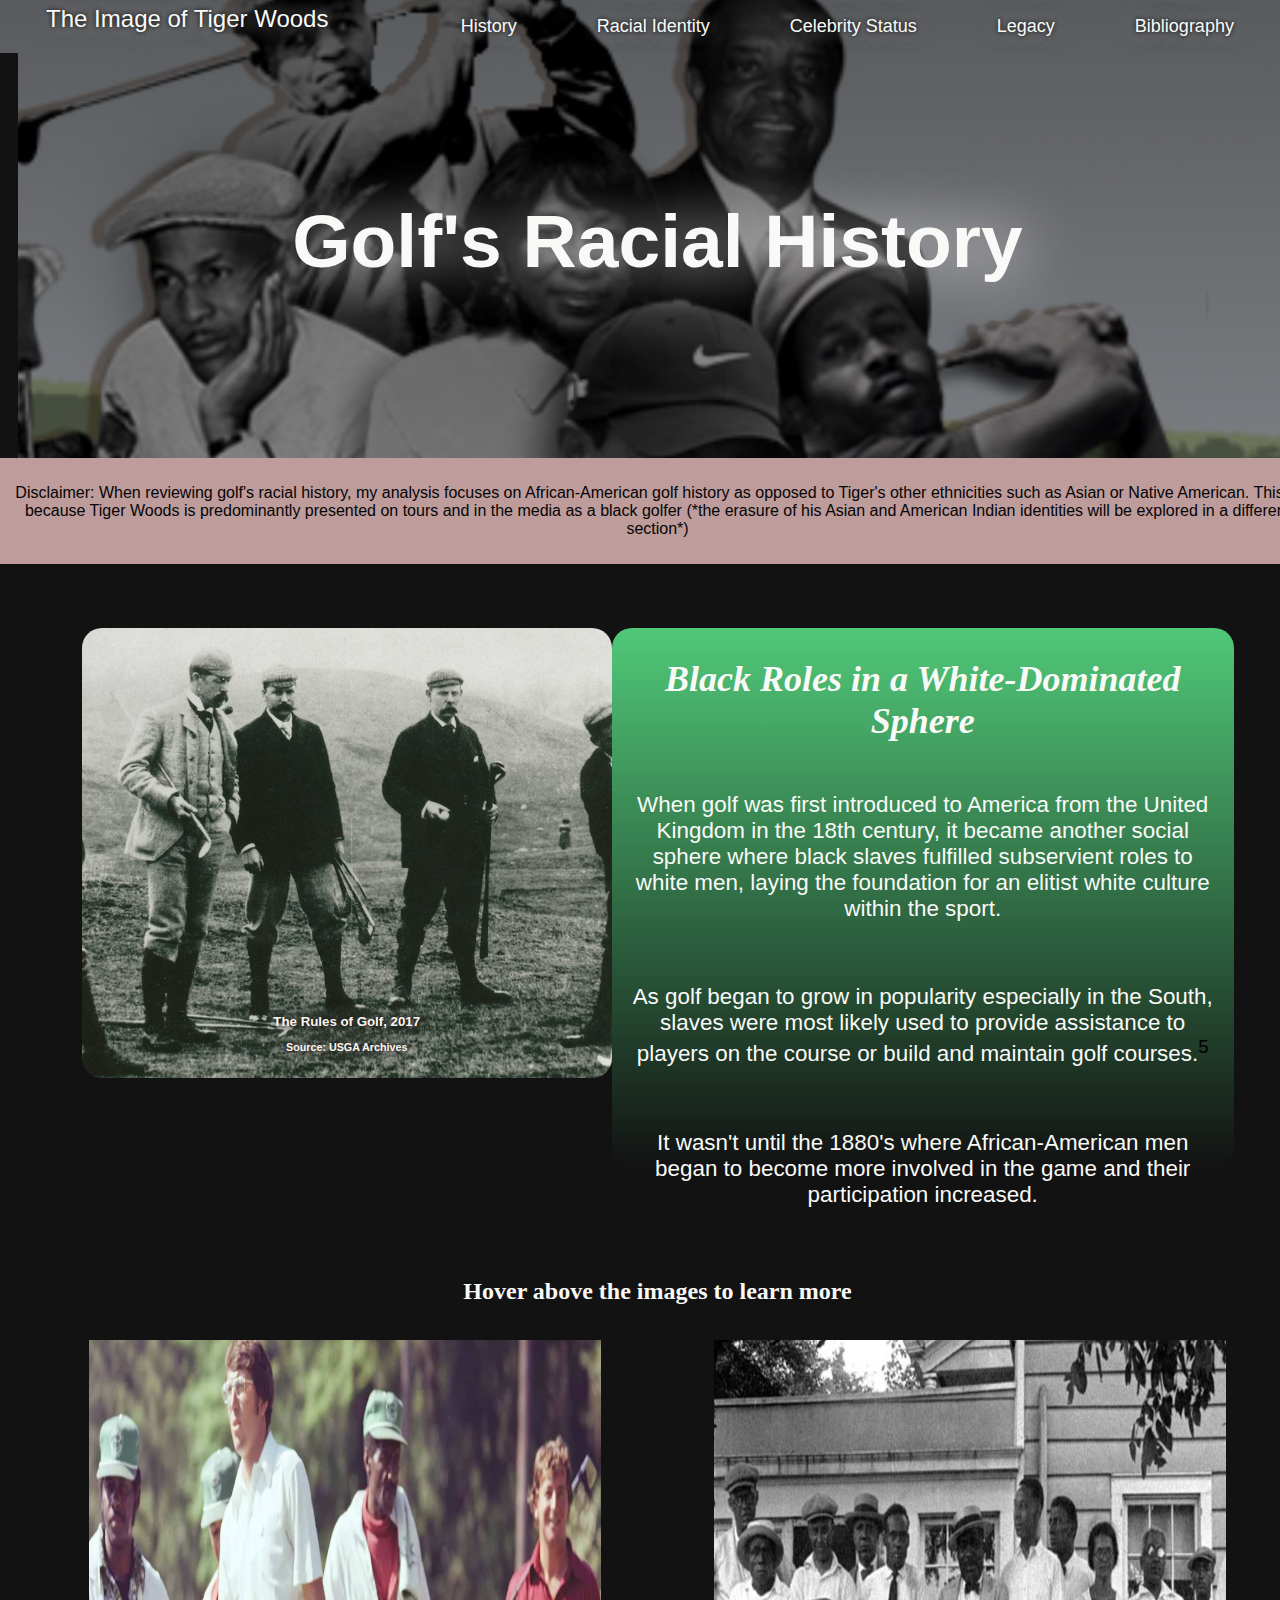
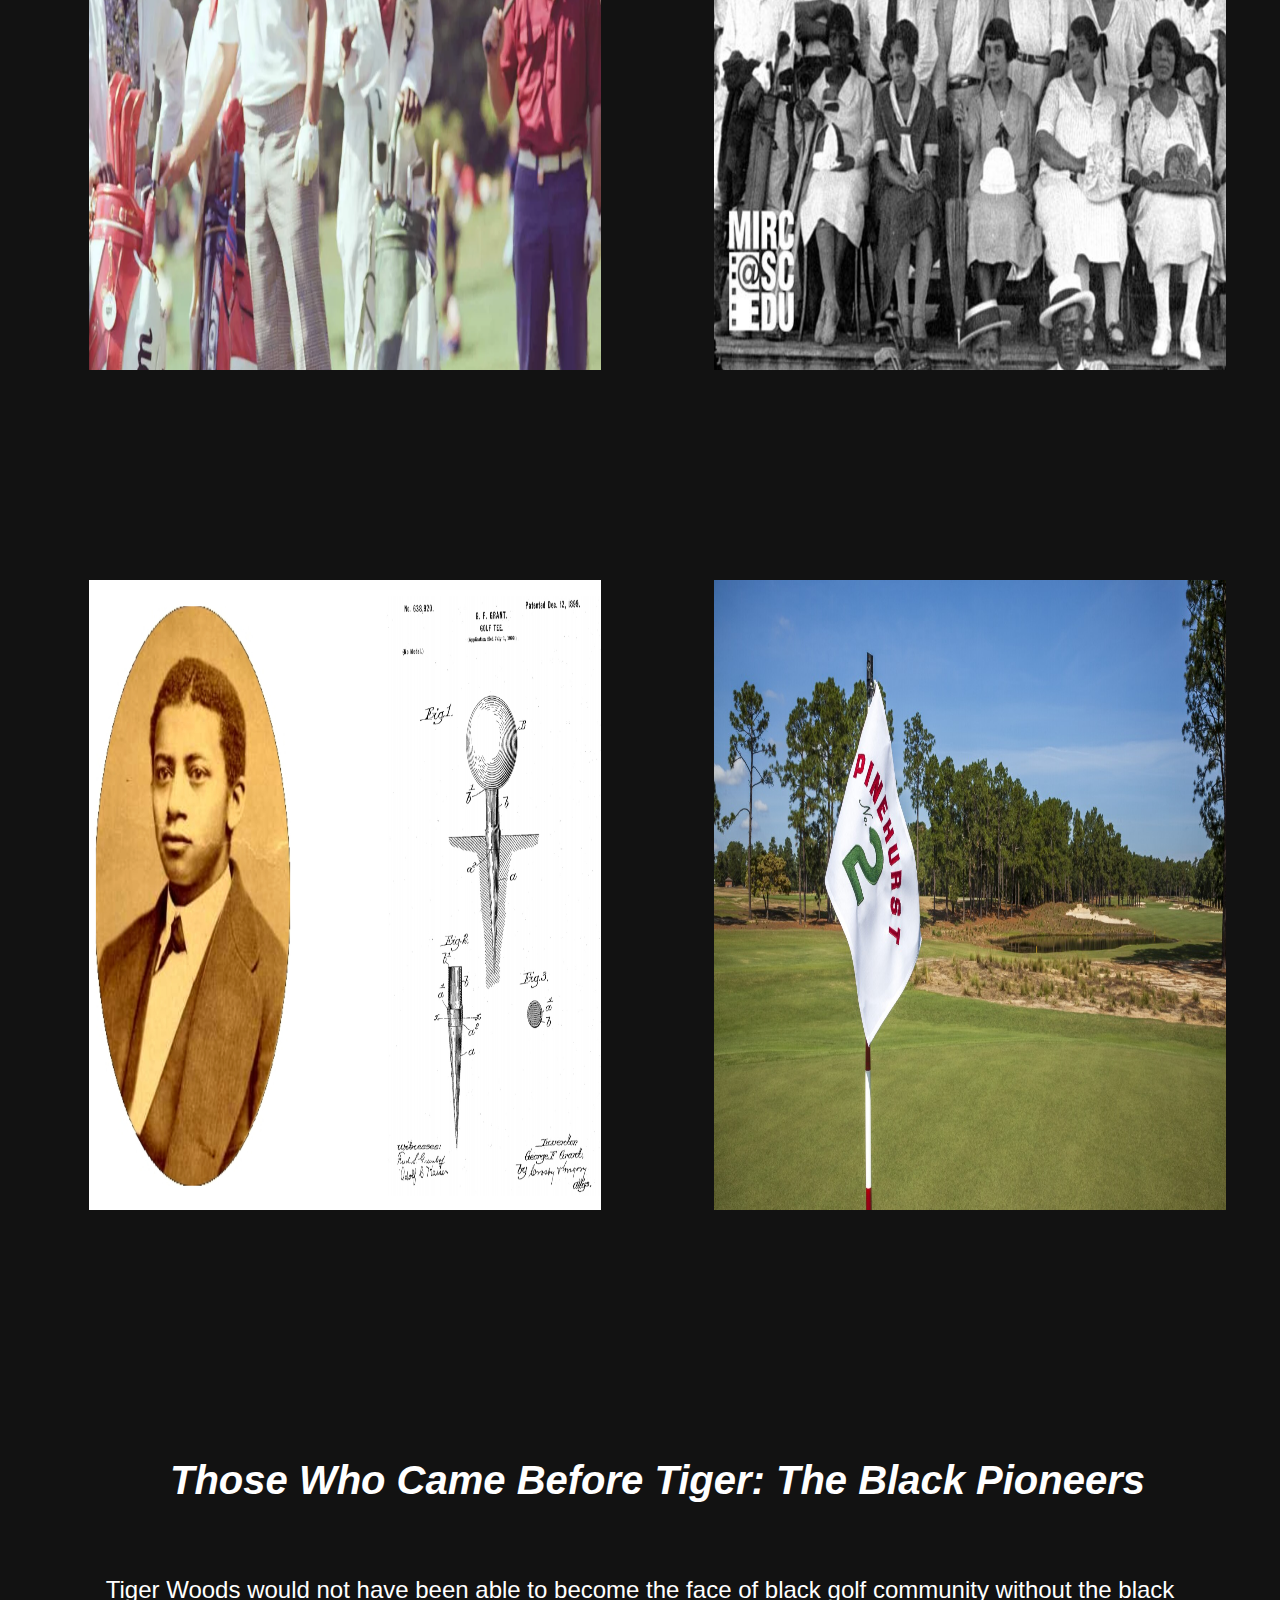
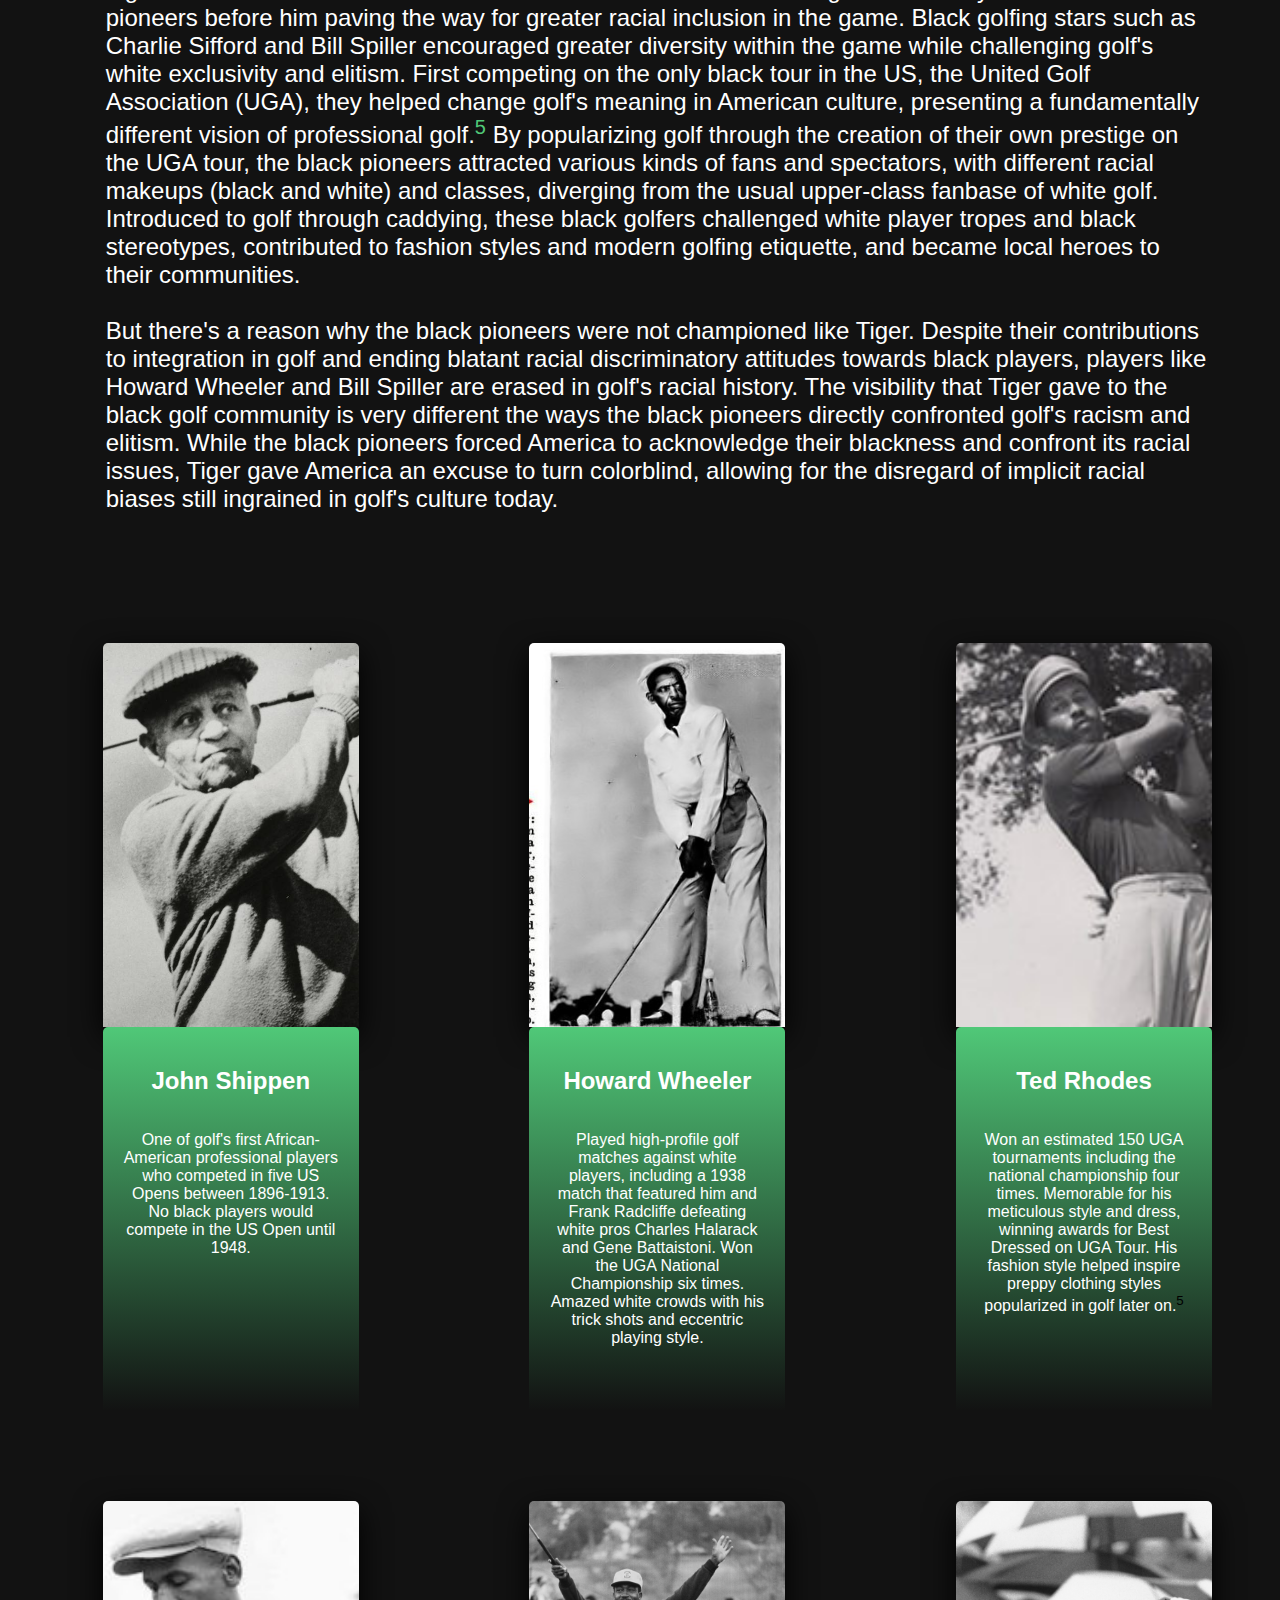
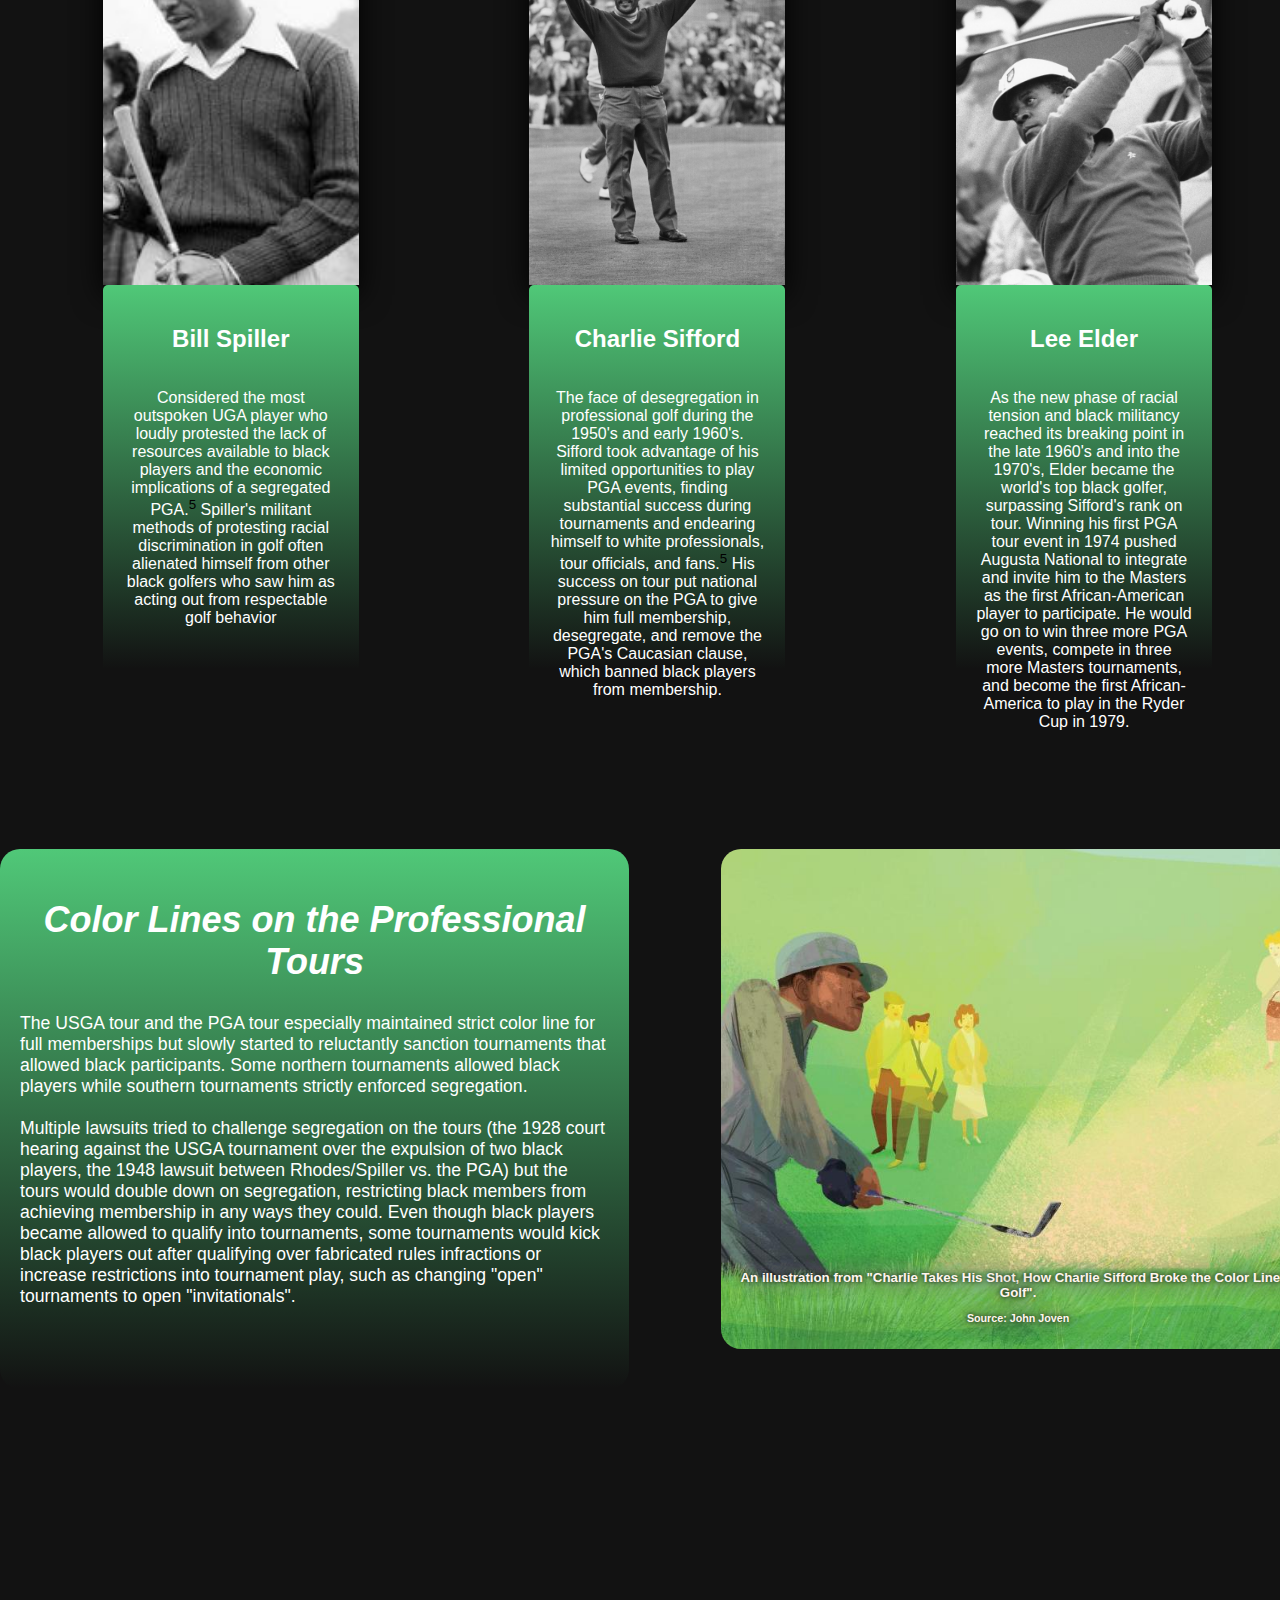
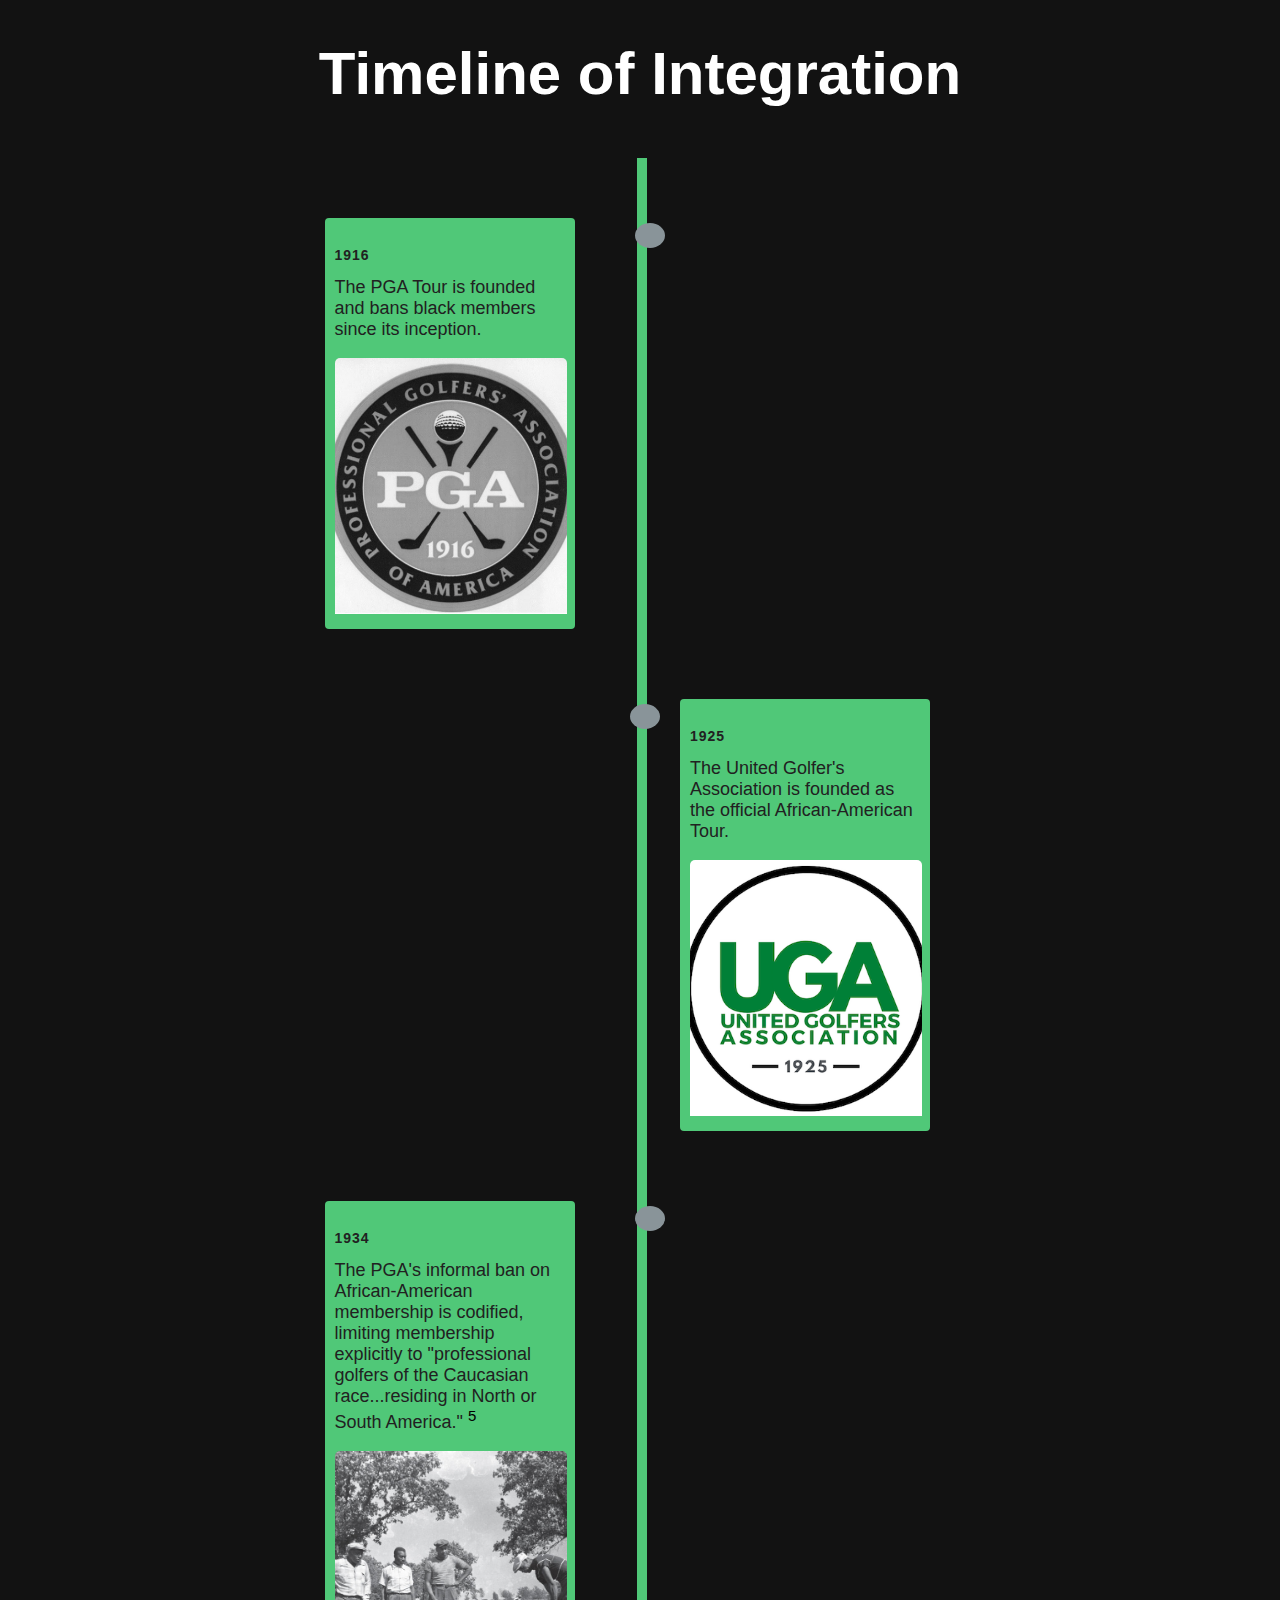
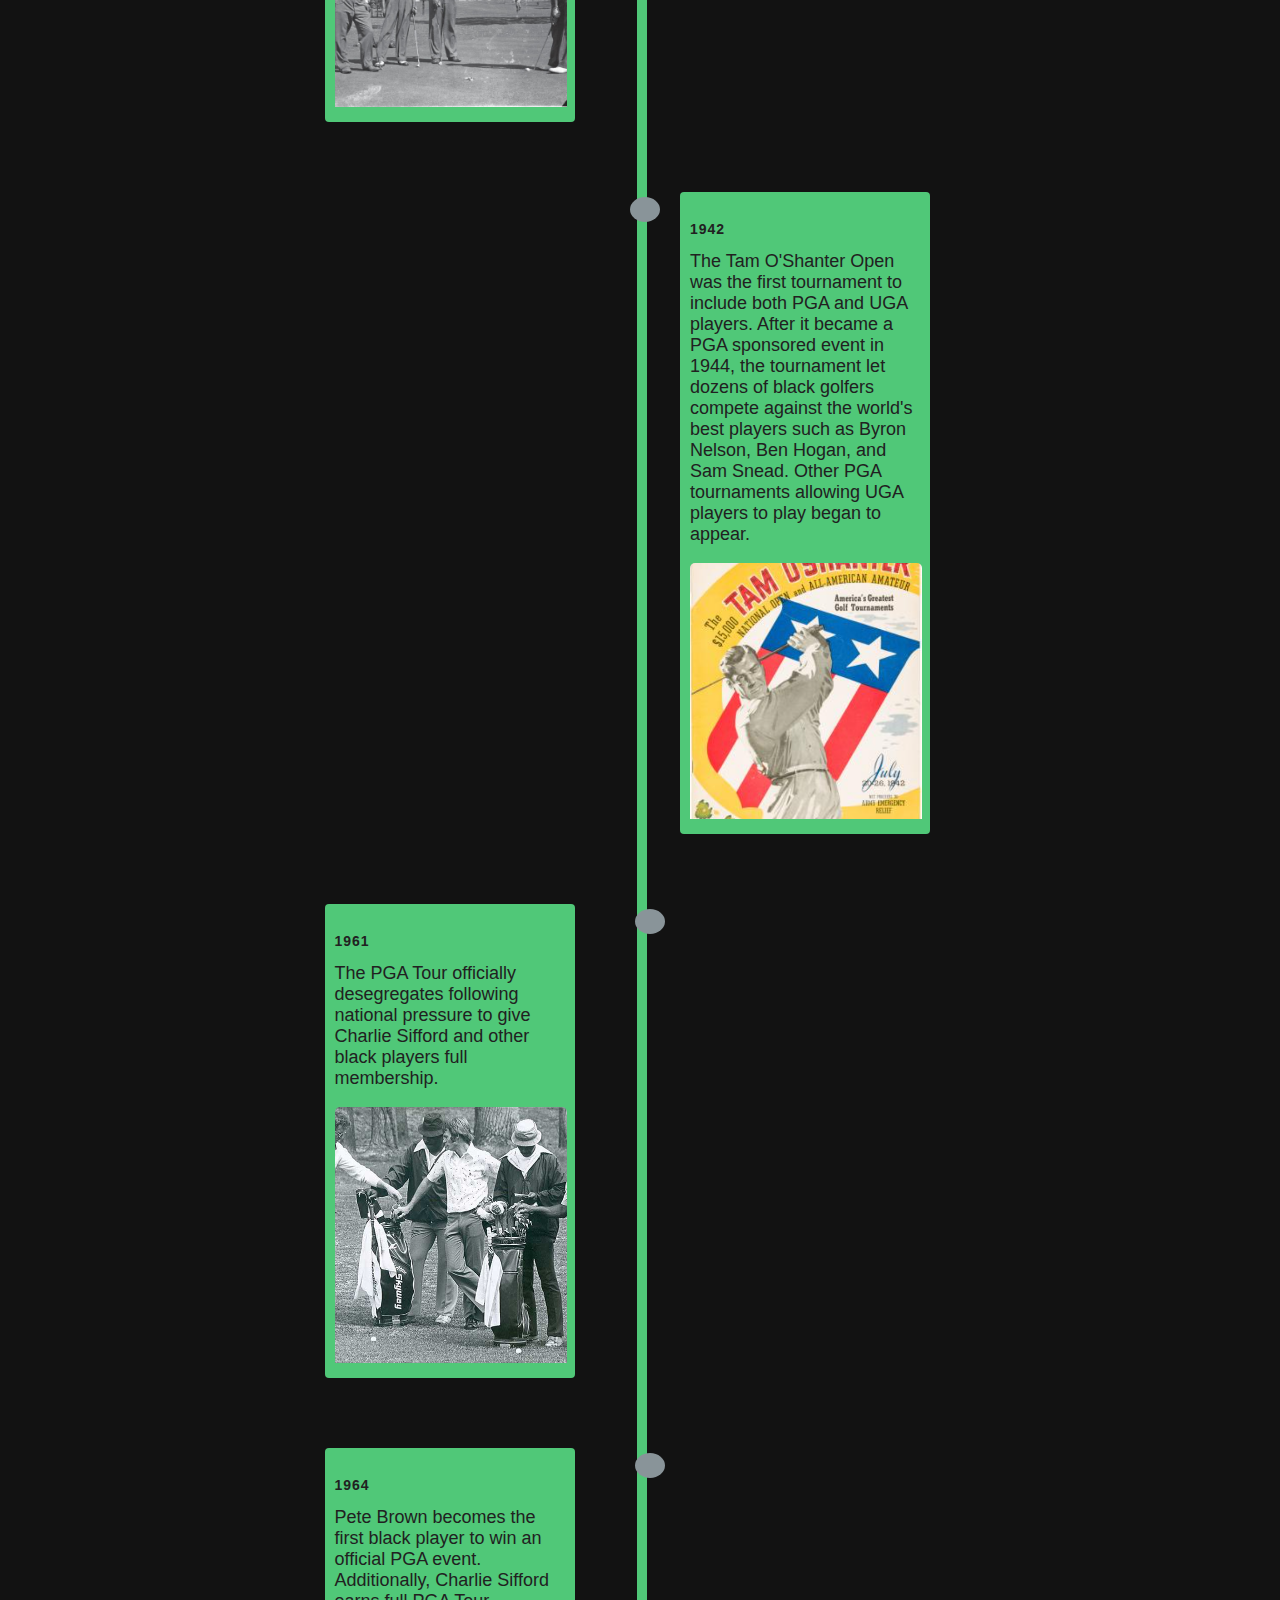
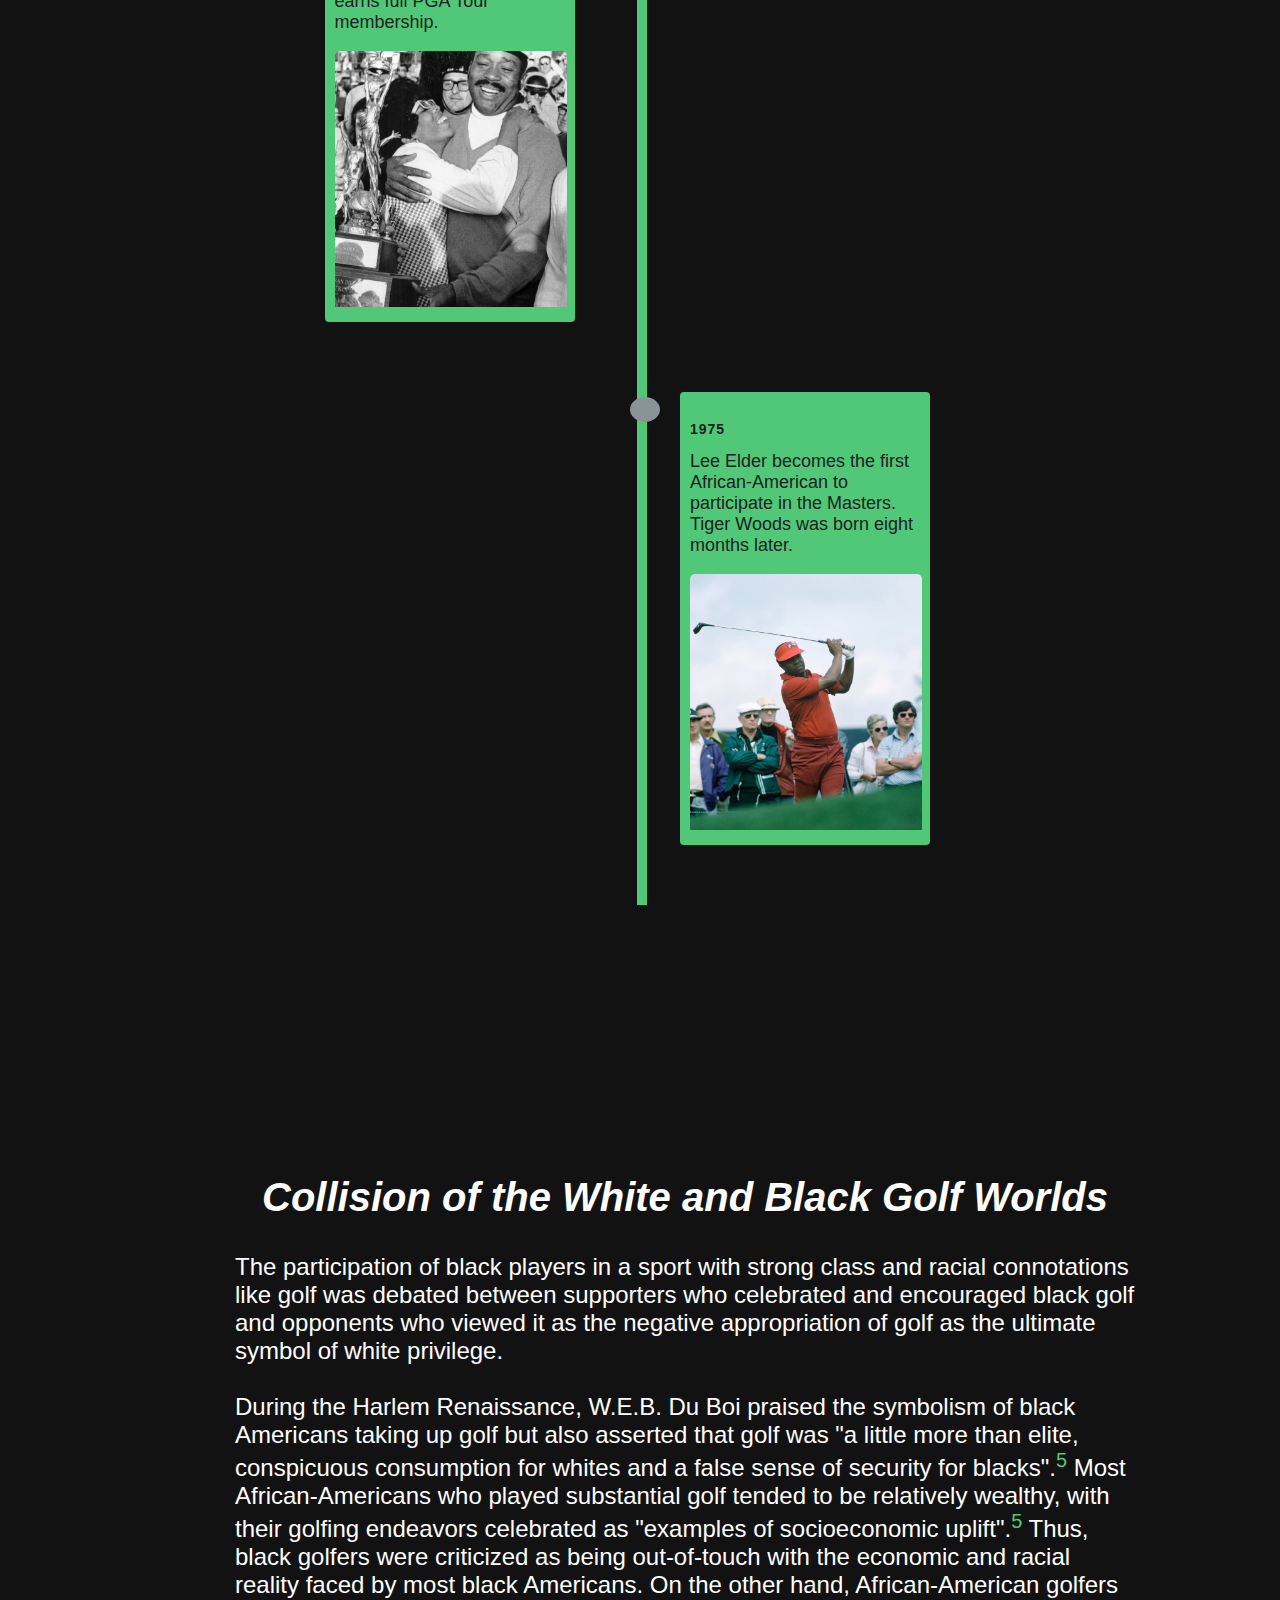
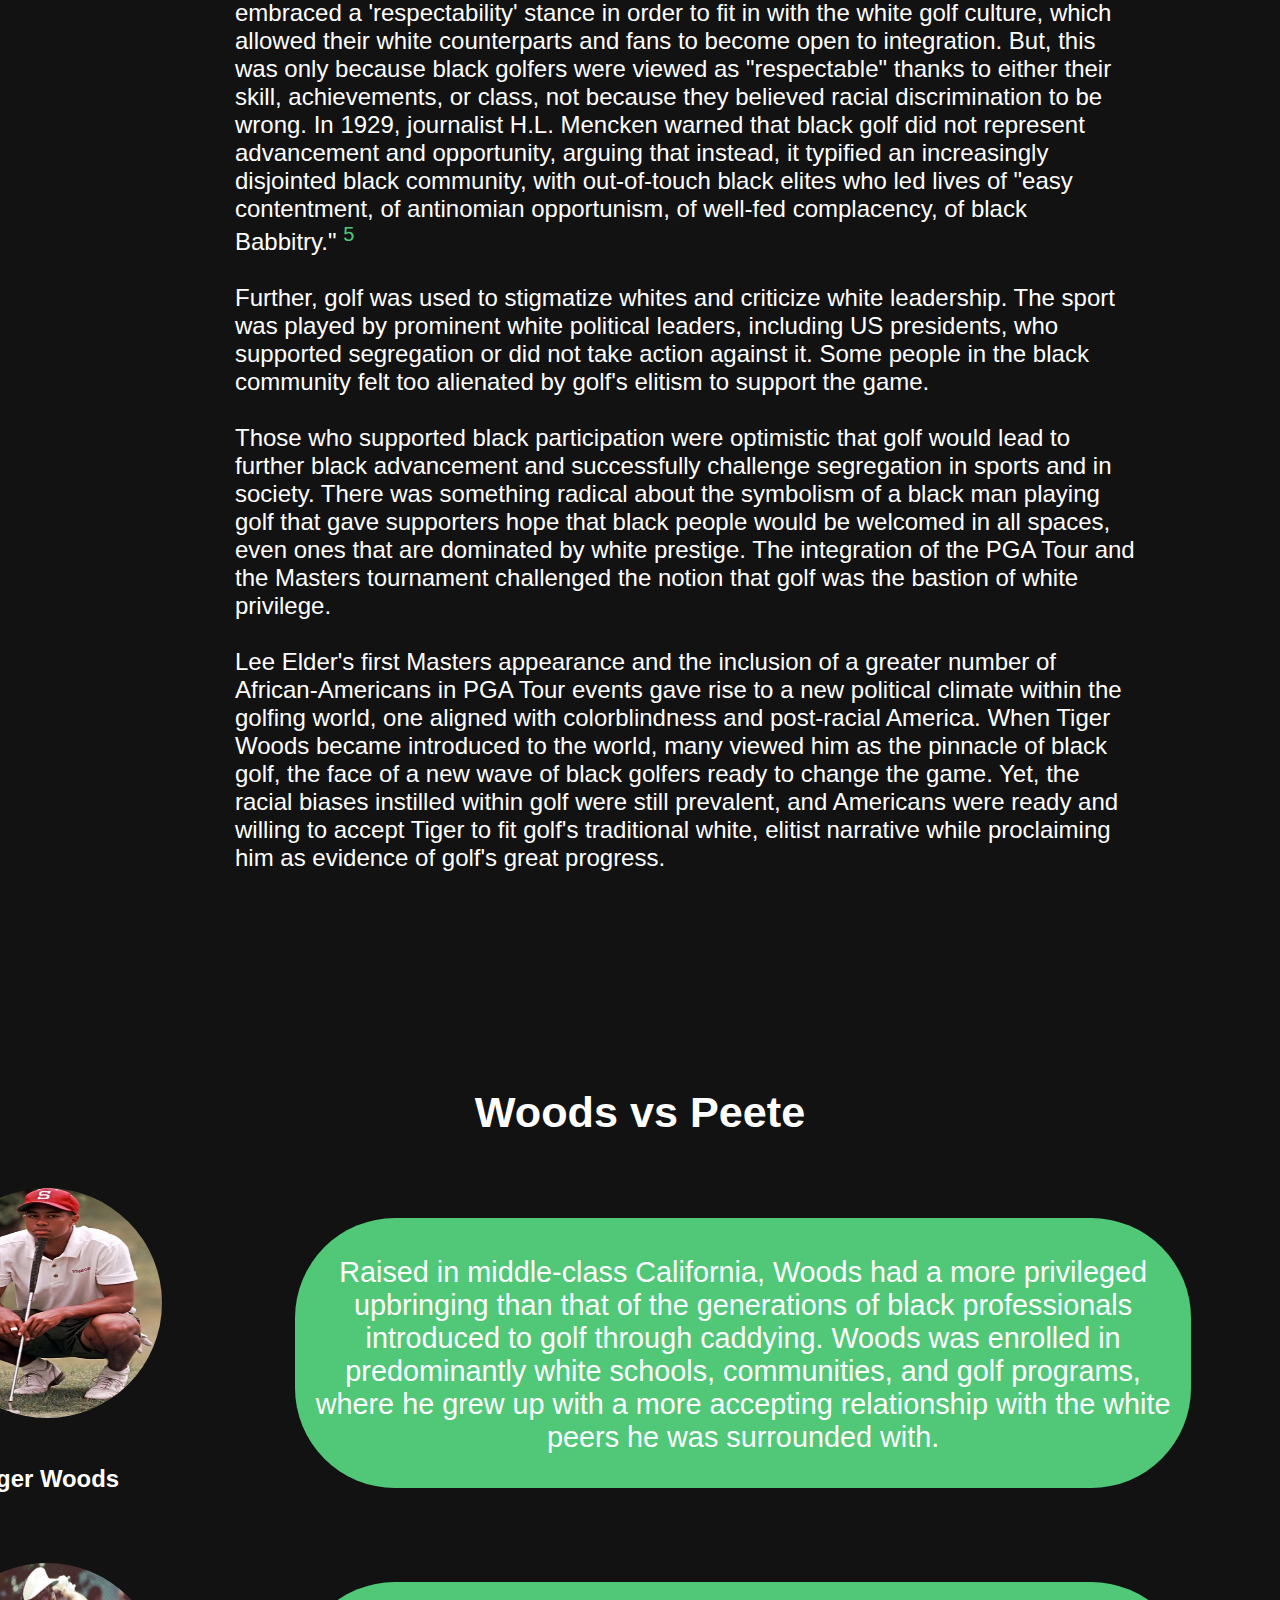
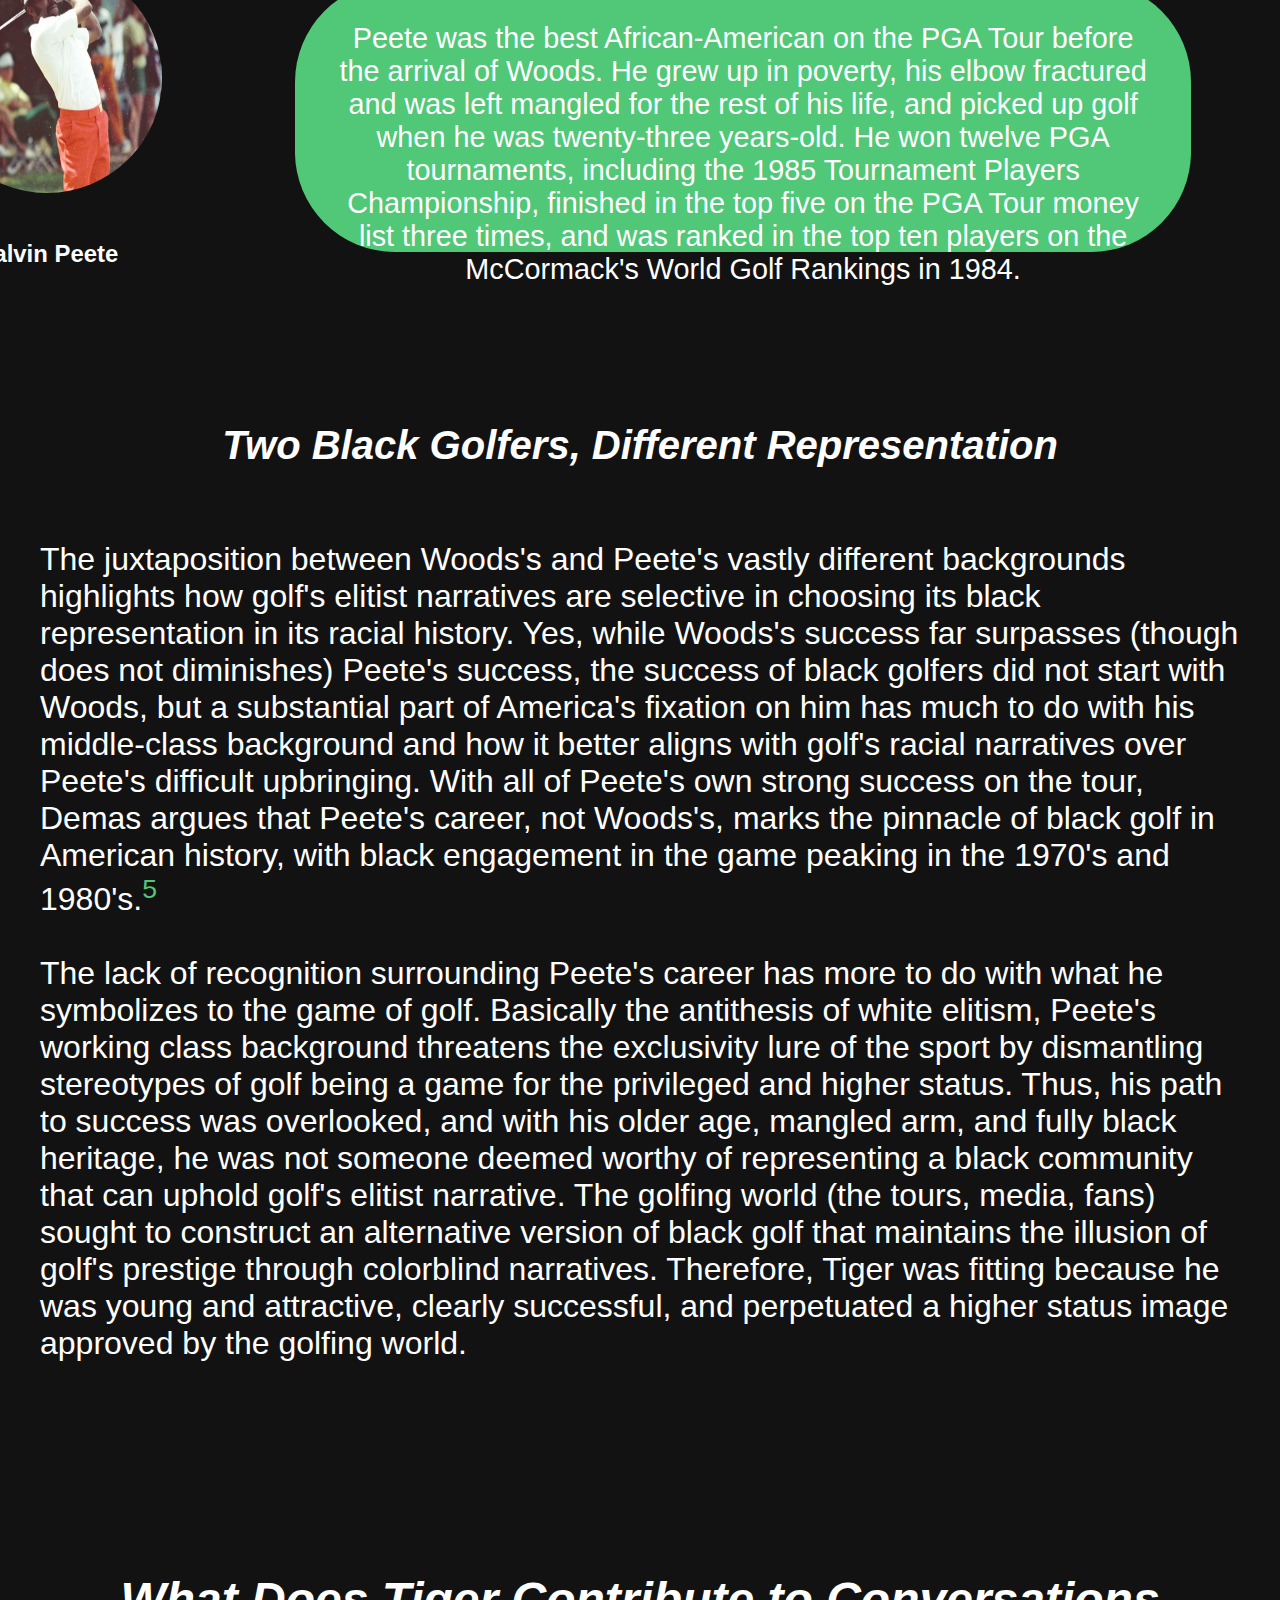
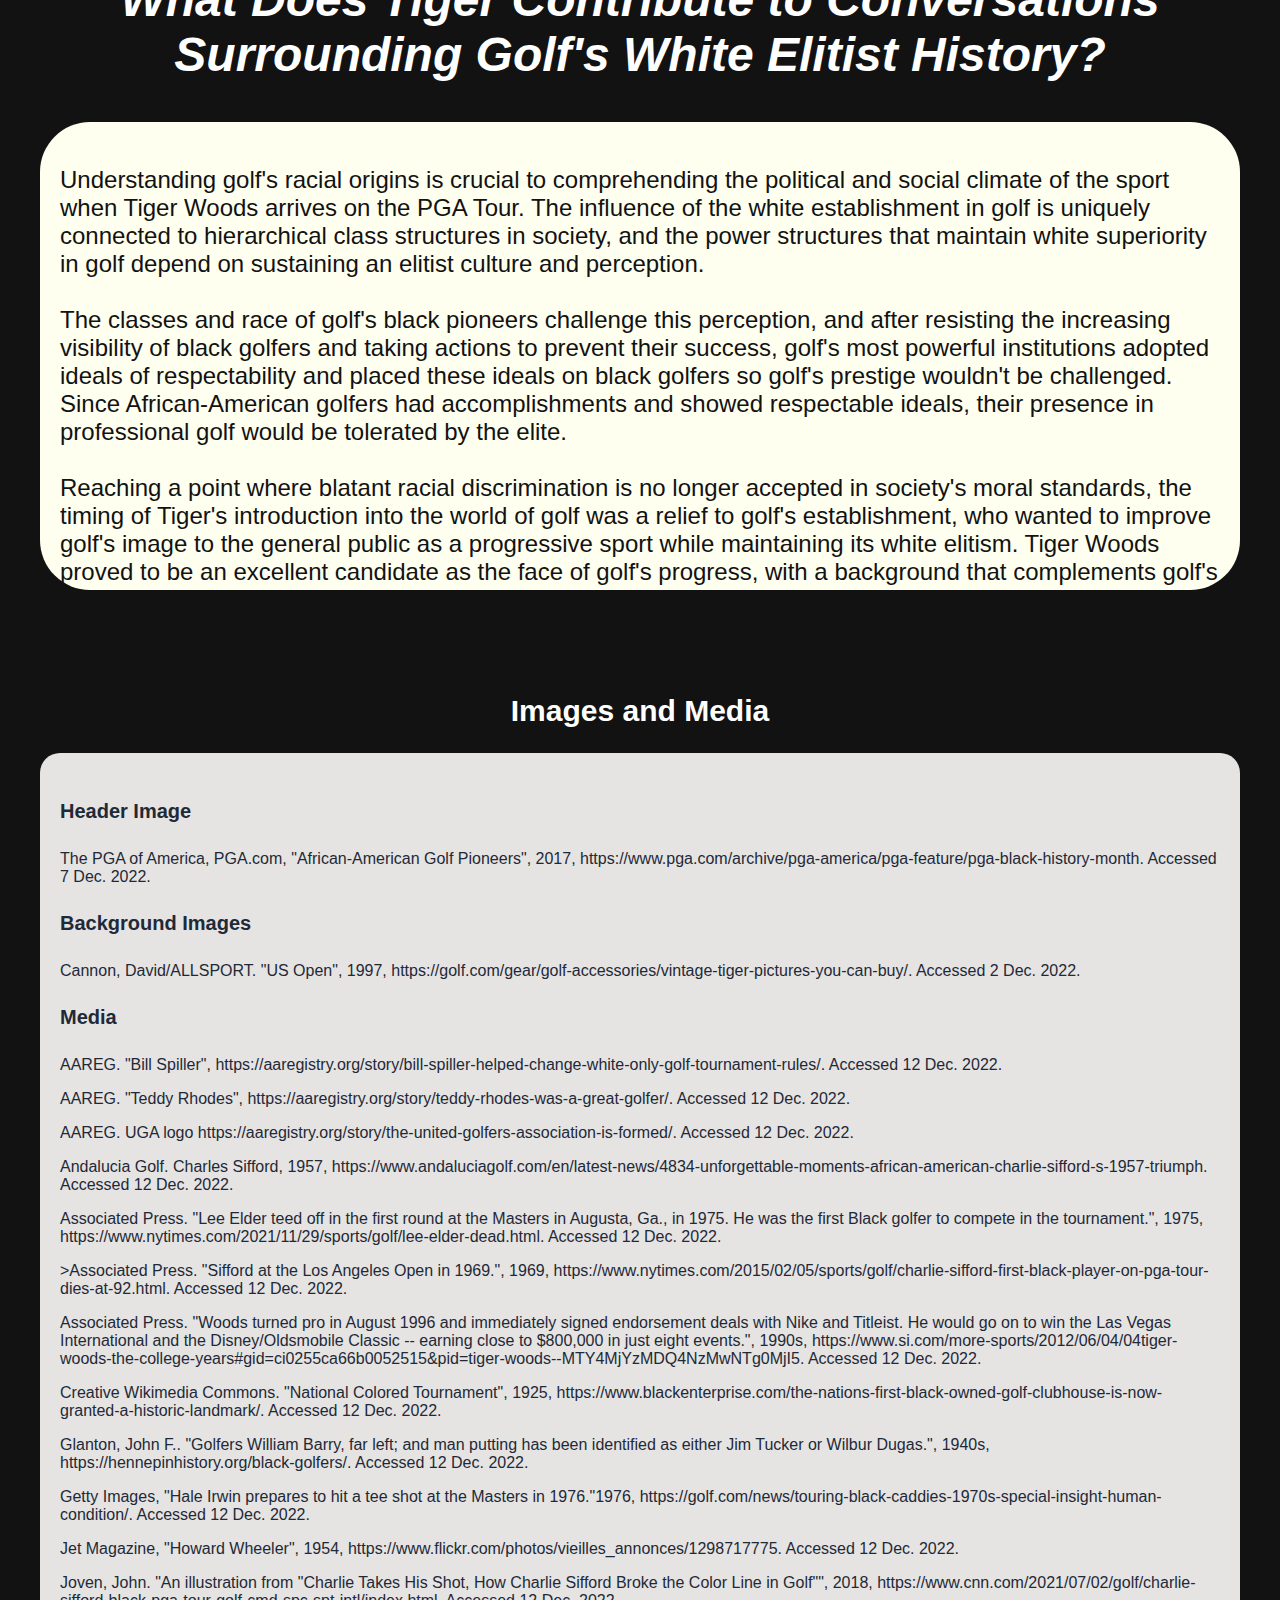
<file: history.html>
<!DOCTYPE html>
<html lang="en">
<head>
    <meta charset="UTF-8">
    <meta http-equiv="X-UA-Compatible" content="IE=edge">
    <meta name="viewport" content="width=device-width, initial-scale=1.0">
    <title>History</title>
    <link rel="stylesheet" href="css/history-styles.css">
</head>
<body>
    <div class="row header">
        <div class="col-12 noPadding">
            <div class="nav">
                <div class="left-links">
                    <div class="logo">
                        <a href="index.html">The Image of Tiger Woods</a>
                    </div>
                </div>
                <ul class="nav-list">
                    <a href="history.html"><li>History</li></a>
                    <a href="racial_identity.html"><li>Racial Identity</li></a>
                    <a href="celebrity_status.html"><li>Celebrity Status</li></a>
                    <a href="legacy.html"><li>Legacy</li></a>
                    <a href="bibliography.html"><li>Bibliography</li></a>
                </ul>
            </div>
        </div>
    </div>
    <div class="main">
        <div class="row">
            <div class="col-12 noPadding">
                <div class="intro">
                    <div class="intro-text">
                        <h1>Golf's Racial History</h1>
                    </div>
                </div>
            </div>
        </div>
        <div class="row">
            <div class="col-12 noPadding">
                <div class="disclaimer">
                    <p class="disclaimer-text">
                        Disclaimer: When reviewing golf's racial history, my analysis focuses 
                        on African-American golf history as opposed to Tiger's other 
                        ethnicities such as Asian or Native American. This is because 
                        Tiger Woods is predominantly presented on tours and in the media 
                        as a black golfer (*the erasure of his Asian and American Indian 
                        identities will be explored in a different section*)
                    </p>
                </div>
            </div>
        </div>
    <div class="main-content">
        <div class="black-roles">
                <div class="row">
                    <div class="col-12 noPadding">
                        <div class="roles-intro">
                            <div class="roles-card" style="text-align: center">
                                <div class="card-caption">
                                    <h5>The Rules of Golf, 2017</h5>
                                    <h6>Source: USGA Archives</h6>
                                </div>
                            </div>
                            <div class="info-card">
                                <h2>Black Roles in a White-Dominated Sphere</h2>
                                <p class="roles-info">
                                        When golf was first introduced to America from the 
                                        United Kingdom in the 18th century, it became another social 
                                        sphere where black slaves fulfilled subservient roles to white 
                                        men, laying the foundation for an elitist white culture within the sport.</p>
                                <p class="roles-info">
                                        As golf began to grow in popularity especially in the South, slaves were 
                                        most likely used to provide assistance to players on the course or build 
                                        and maintain golf courses.<sup><a href="/bibliography.html">5</a></sup>
                                </p>
                                <p class="roles-info">
                                        It wasn't until the 1880's where African-American men began to become more 
                                        involved in the game and their participation increased. 
                                </p>
                            </div>
                        </div> 
                    </div>
                </div>
            </div>
        </div>
        <div class="roles-examples">
        <h2>Hover above the images to learn more</h2>
            <div class="row">
                <div class="col-12">
                    <div class="examples">
                        <div class="flip-card">
                            <div class="flip-card-inner">
                            <div class="flip-card-front">
                                <img src="/tiger-images/history/caddying.png" style="width:40vw;height:70vh;">
                            </div>
                                <div class="flip-card-back">
                                    <h2>Caddying</h2>
                                    <p>Most black Americans that took up golf in the 19th 
                                        and 20th centuries were first introduced to the game 
                                        through caddying, carrying golf bags, cleaning clubs, 
                                        and spotting balls for white players. White golfers 
                                        and golf clubs found caddying a "suitable endeavor" 
                                        for young black boys, reflecting traditional racial 
                                        and class roles dominant in society and popularizing 
                                        the trope of the black caddy boy in American popular 
                                        culture. Soon, courses began to desire black caddies 
                                        to hire.
                                    </p>
                                    <p>
                                        While caddying was a niche industry that allowed black 
                                        men to have a specialized stream of income, black men 
                                        were able to use their caddying positions to practice 
                                        at courses (usually to the blind eye of the white 
                                        players and staff) to learn and play the game. Caddying 
                                        "complicated racial dynamics" between white players and 
                                        black caddies, with relationships ranging from "demeaning 
                                        abuse", "racist patronizing", or "genuine friendship."<sup><a href="/bibliography.html">5</a></sup>
                                        Whatever the relationship may be, the racialized role of 
                                        caddies solidifed the elitist image of golf, both dissuading 
                                        and encouraging black men to learn the game. 
                                    </p>
                                </div>
                            </div>
                        </div>
                        <div class="flip-card">
                            <div class="flip-card-inner">
                                <div class="flip-card-front">
                                    <img src="/tiger-images/history/blacklabor-png.png" style="width:40vw;height:70vh">
                                </div>
                                <div class="flip-card-back">
                                    <h2>Black Labor at Golf Clubs</h2>
                                    <p class="black-labor">
                                        There was a reliance on black labor to build and maintain golf
                                         facilities, especially in the South. In the clubhouse, subservient
                                          roles for black people were common, assuming jobs such as attendants,
                                           stewards, and chefs. Because the segregation in the white-dominated 
                                           sphere of golf drew a line between the privileges of the white 
                                           club-goers who enjoyed the facilities and the limitations of 
                                           African-Americans who had to maintain this space, black golfers sought
                                            to establish their own golfing spaces. 
                                    </p>
                                    <p class="black-labor">
                                        The image above is shows members of America's first African-American golf 
                                        club, Shady Rest Country Club, in Westfield, New Jersey in 1925. Black-owned
                                         and operated golf clubs began to appear across the country, mostly in the 
                                         Northeast and Midwest regions. Those critical of golf's elitist origins argued
                                          that with the creation of black-owned golf courses has led to these clubs to 
                                          reflecting the classist attitudes within the black community. Educator Elise 
                                          McDougald notes how "golf and clubs like Shady Rest offered Harlem's elite women
                                           social standing with whites while isolating them from the city's other black women."<sup><a href="/bibliography.html">5</a></sup>
                                           This gives way to formation of golf's respectability aspect, where elitist attitudes
                                            are utilized to reconcile with the permittance of black people into golf.
                                    </p>
                                </div>
                            </div>
                        </div>
                    </div>
                </div>
            </div>
            <div class="row">
                <div class="col-12">
                    <div class="examples">
                        <div class="flip-card">
                            <div class="flip-card-inner">
                                <div class="flip-card-front">
                                    <img src="/tiger-images/history/tee.png" style="width:40vw;height:70vh;">
                                </div>
                                <div class="flip-card-back">
                                    <h2>Black Erasure: The First Golf Tee</h2>
                                    <p>
                                        The erasure of African-American stories, achievements, and presence within golf is
                                         prominent, due to the upkeep of golf's white elitist image by historians or the media.
                                          One such case is the invention of the modern golf tee, created by a black dentist named
                                           George Franklin Grant from New Jersey in 1899. Grant's 1899 patent was the first one 
                                           for the golf tee, which resembles the wooden tee used by golfers since the 1940's. 
                                    </p>
                                    <p>
                                        Yet, organizations and publications such as the United States Golf Association (USGA) and
                                         Golf Digest credit William Lowell, a white dentist, with inventing the wooden tee in 1924.
                                          Crediting Grant would not fit the traditional narrative of golf's exclusively white origins,
                                           highlighting the importance of the game's racial exclusion over classist views, given that 
                                           Grant and Lowell were both affluent, Northeastern dentists.<sup><a href="/bibliography.html">5</a></sup> Much of golf's lore rests on its
                                        ability to perpetuate its preceived exclusive status, but it only extends to the white experience.  
                                    </p>
                                </div>
                            </div>
                        </div>
                        <div class="flip-card">
                            <div class="flip-card-inner">
                                <div class="flip-card-front">
                                    <img src="/tiger-images/history/bermudagrass.jpeg" style="width:40vw;height:70vh;">
                                </div>
                                <div class="flip-card-back">
                                    <h2>Origins of Bermuda Grass</h2>
                                    <p>
                                        Pictured above is the Pinehurst No. 2 course in North Carolina, which is considered one of the most
                                         historic courses in America. It's one of the first courses to feature Bermuda grass, which itself 
                                         as a racialized history. Bermuda grass does not originate from Bermuda but rather in Africa, where 
                                         it is cultivated as pasture grass.  
                                    </p>
                                    <p>
                                        Demas points out:
                                    </p>
                                    <p class="demas-quote">
                                        "There is even evidence that slave owners identified Africans as more experienced in tending African-derived
                                         flora and fauna, including Bermuda grass. It became the most popular turf in the South and was used at 
                                         Augusta National." <sup><a href="/bibliography.html">5</a></sup>
                                    </p>
                                    <p>
                                        Today, 40% of all courses in America feature Bermuda grass. The origins of the term 'Bermuda' grass point to
                                         how deep America's racism is entrenched in golf and also emphasizes how white prestige and traditionalism can
                                          mask its racist beginnings and narratives.
                                    </p>
                                </div>
                            </div>
                        </div>
                    </div>
                </div>
            </div>
        </div>
        <div class="row">
            <div class="col-12 noPadding">
                <div class="black-pioneers" style="opacity: 1;transform: translate(0px,0px);">
                    <h2>Those Who Came Before Tiger: The Black Pioneers</h2>
                    <p>Tiger Woods would not have been able to become the face of black golf 
                        community without the black pioneers before him paving the way for 
                        greater racial inclusion in the game. Black golfing stars such as 
                        Charlie Sifford and Bill Spiller encouraged greater diversity within 
                        the game while challenging golf's white exclusivity and elitism. First
                         competing on the only black tour in the US, the United Golf Association (UGA),
                          they helped change golf's meaning in American culture, presenting a fundamentally 
                          different vision of professional golf.<sup><a href="/bibliography.html">5</a></sup> By popularizing golf through the creation 
                          of their own prestige on the UGA tour, the black pioneers attracted various kinds 
                          of fans and spectators, with different racial makeups (black and white) and classes, 
                          diverging from the usual upper-class fanbase of white golf. Introduced to golf through 
                          caddying, these black golfers challenged white player tropes and black stereotypes, 
                          contributed to fashion styles and modern golfing etiquette, and became local heroes 
                          to their communities.<br>
                        <br>But there's a reason why the black pioneers were not championed like Tiger. Despite 
                        their contributions to integration in golf and ending blatant racial discriminatory 
                        attitudes towards black players, players like Howard Wheeler and Bill Spiller are erased 
                        in golf's racial history. The visibility that Tiger gave to the black golf community is 
                        very different the ways the black pioneers directly confronted golf's racism and elitism. 
                        While the black pioneers forced America to acknowledge their blackness and confront its 
                        racial issues, Tiger gave America an excuse to turn colorblind, allowing for the disregard 
                        of implicit racial biases still ingrained in golf's culture today.
                    </p>
                </div>
            </div>
        </div>
        <div class="pioneer-layer">
            <div class="pioneer-info-container">
                <div class="row">
                    <div class="col-4 noPadding">
                        <div class="pioneer-cards">
                            <img src="/tiger-images/history/johnshippen.jpeg">
                            <div class="pioneer-info">
                                <h2>John Shippen</h2>
                                <p class="shippen">One of golf's first African-American professional players who competed in five 
                                    US Opens between 1896-1913. No black players would compete in the US Open until 1948.
                                </p>
                            </div>
                        </div>
                    </div>
                    <div class="col-4 noPadding">
                        <div class="pioneer-wheeler">
                            <img src="/tiger-images/history/wheeler.png">
                            <div class="pioneer-info">
                                <h2>Howard Wheeler</h2>
                                <p class="wheeler"> Played high-profile golf matches against white players, including a 1938 match that 
                                    featured him and Frank Radcliffe defeating white pros Charles Halarack and Gene Battaistoni.
                                     Won the UGA National Championship six times. Amazed white crowds with his trick shots and 
                                     eccentric playing style.
                                </p>
                            </div>
                        </div>
                    </div>
                    <div class="col-4 noPadding">
                        <div class="pioneer-cards">
                            <img src="/tiger-images/history/tedrhodes.jpeg">
                            <div class="pioneer-info">
                                <h2>Ted Rhodes</h2>
                                <p class="rhodes">Won an estimated 150 UGA tournaments including the national championship four times. Memorable 
                                    for his meticulous style and dress, winning awards for Best Dressed on UGA Tour. His fashion 
                                    style helped inspire preppy clothing styles popularized in golf later on.<sup><a href="/bibliography.html">5</a></sup></p>
                            </div>
                        </div>
                    </div>
                </div>
            </div>
        </div>
        <div class="pioneer-layer">
            <div class="pioneer-info-container">
                <div class="row">
                    <div class="col-4 noPadding">
                        <div class="pioneer-cards">
                            <img src="/tiger-images/history/billspiller.jpeg">
                            <div class="pioneer-info">
                                <h2>Bill Spiller</h2>
                                <p class="spiller">Considered the most outspoken UGA player who loudly protested the lack of resources available to 
                                    black players and the economic implications of a segregated PGA.<sup><a href="/bibliography.html">5</a></sup> Spiller's militant methods of 
                                    protesting racial discrimination in golf often alienated himself from other black golfers who saw him 
                                    as acting out from respectable golf behavior
                                </p>
                            </div>
                        </div>
                    </div>
                    <div class="col-4 noPadding">
                        <div class="pioneer-wheeler">
                            <img src="/tiger-images/history/charliesifford.jpeg">
                            <div class="pioneer-info">
                                <h2>Charlie Sifford</h2>
                                <p class="sifford">The face of desegregation in professional golf during the 1950's and early 1960's. Sifford took advantage 
                                    of his limited opportunities to play PGA events, finding substantial success during tournaments and 
                                    endearing himself to white professionals, tour officials, and fans.<sup><a href="/bibliography.html">5</a></sup> His success on tour put national 
                                    pressure on the PGA to give him full membership, desegregate, and remove the PGA's Caucasian clause, which 
                                    banned black players from membership. 
                                </p>
                            </div>
                        </div>
                    </div>
                    <div class="col-4 noPadding">
                        <div class="pioneer-cards">
                            <img src="/tiger-images/history/leeelder.jpeg">
                            <div class="pioneer-info">
                                <h2>Lee Elder</h2>
                                <p class="elder">As the new phase of racial tension and black militancy reached its breaking point in the late 1960's and into 
                                    the 1970's, Elder became the world's top black golfer, surpassing Sifford's rank on tour. Winning his first PGA tour
                                     event in 1974 pushed Augusta National to integrate and invite him to the Masters as the first African-American player to
                                      participate. He would go on to win three more PGA events, compete in three more Masters tournaments, and become the first
                                       African-America to play in the Ryder Cup in 1979.
                                </p>
                            </div>
                        </div>
                    </div>
                </div>
            </div>
        </div>
        <div class="row">
            <div class="col-12 noPadding">
                <div class="color-line">
                    <div class="info-card">
                        <h2>Color Lines on the Professional Tours</h2>
                        <p>The USGA tour and the PGA tour especially maintained strict color line for full 
                            memberships but slowly started to reluctantly sanction tournaments that allowed
                             black participants. Some northern tournaments allowed black players while 
                             southern tournaments strictly enforced segregation.<br>
                            <br>Multiple lawsuits tried to challenge segregation on the tours (the 1928 court
                             hearing against the USGA tournament over the expulsion of two black players, the
                              1948 lawsuit between Rhodes/Spiller vs. the PGA) but the tours would double down
                               on segregation, restricting black members from achieving membership in any ways
                                they could. Even though black players became allowed to qualify into tournaments,
                                 some tournaments would kick black players out after qualifying over fabricated
                                  rules infractions or increase restrictions into tournament play, such as changing
                                 "open" tournaments to open "invitationals". 
                        </p>
                    </div>
                    <div class="line-card" style="text-align: center">
                        <div class="card-caption">
                            <h5>An illustration from "Charlie Takes His Shot, How Charlie Sifford Broke the Color 
                                Line in Golf".                        </h5>
                            <h6>Source: John Joven</h6>
                        </div>
                    </div>
                </div>
            </div>
            </div>
        </div>
        <div class="timeline-heading">
            <h2>Timeline of Integration</h2>
        </div>
        <div class="integration-timeline">
            <div class="text-wrapper left">
                <div class="content">
                    <h3>1916</h3>
                    <p>The PGA Tour is founded and bans black members since its inception.
                    </p>
                    <img src="/tiger-images/history/pga-logo.png">
                </div>
            </div>
            <div class="text-wrapper right">
                <div class="content">
                    <h3>1925</h3>
                    <p>The United Golfer's Association is founded as the official African-American Tour.
                    </p>
                    <img src="/tiger-images/history/UGA.png">
                </div>
            </div>
            <div class="text-wrapper left">
                <div class="content">
                    <h3>1934</h3>
                    <p>The PGA's informal ban on African-American membership is codified, limiting membership explicitly to "professional golfers
                        of the Caucasian race...residing in North or South America." <sup><a href="/bibliography.html">5</a></sup>
                    </p>
                    <img src="/tiger-images/history/1934.jpeg">
                </div>
            </div>
            <div class="text-wrapper right">
                <div class="content">
                    <h3>1942</h3>
                    <p>The Tam O'Shanter Open was the first tournament to include both PGA and UGA players. After it became a PGA sponsored event in
                        1944, the tournament let dozens of black golfers compete against the world's best players such as Byron Nelson, Ben Hogan, 
                        and Sam Snead. Other PGA tournaments allowing UGA players to play began to appear. 
                    </p>
                    <img src="/tiger-images/history/shanter.png">
                </div>
            </div>
            <div class="text-wrapper left">
                <div class="content">
                    <h3>1961</h3>
                    <p>The PGA Tour officially desegregates following national pressure to give Charlie Sifford and other black players full membership. 
                    </p>
                    <img src="/tiger-images/history/1961.jpeg">
                </div>
            </div>
            <div class="text-wrapper left">
                <div class="content">
                    <h3>1964</h3>
                    <p>Pete Brown becomes the first black player to win an official PGA event. Additionally, Charlie Sifford earns full PGA Tour membership.
                    </p>
                    <img src="/tiger-images/history/1964.jpeg">
                </div>
            </div>
            <div class="text-wrapper right">
                <div class="content">
                    <h3>1975</h3>
                    <p>Lee Elder becomes the first African-American to participate in the Masters. Tiger Woods was born eight months later. 
                    </p>
                    <img src="tiger-images/history/elder.png">
                </div>
            </div>
            <h4></h4>
        </div>
        <div class="row">
            <div class="col-12 noPadding">
                <div class="world-collision" style="opacity: 1;transform: translate(0px,0px);">
                    <h2>Collision of the White and Black Golf Worlds</h2>
                    <p>The participation of black players in a sport with strong class and racial connotations like
                         golf was debated between supporters who celebrated and encouraged black golf and opponents
                          who viewed it as the negative appropriation of golf as the ultimate symbol of white privilege.<br>
                        <br>During the Harlem Renaissance, W.E.B. Du Boi praised the symbolism of black Americans taking
                         up golf but also asserted that golf was "a little more than elite, conspicuous consumption for
                          whites and a false sense of security for blacks".<sup><a href="/bibliography.html">5</a></sup> Most African-Americans who played substantial
                           golf tended to be relatively wealthy, with their golfing endeavors celebrated as "examples of
                            socioeconomic uplift".<sup><a href="/bibliography.html">5</a></sup>  Thus, black golfers were criticized as being out-of-touch with the
                             economic and racial reality faced by most black Americans. On the other hand, African-American
                            golfers embraced a 'respectability' stance in order to fit in with the white golf culture, which
                               allowed their white counterparts and fans to become open to integration. But, this was only
                                because black golfers were viewed as "respectable" thanks to either their skill, achievements,
                                 or class, not because they believed racial discrimination to be wrong. In 1929, journalist H.L.
                                  Mencken warned that black golf did not represent advancement and opportunity, arguing that instead,
                                   it typified an increasingly disjointed black community, with out-of-touch black elites who led lives
                                    of "easy contentment, of antinomian opportunism, of well-fed complacency, of black Babbitry." <sup><a href="/bibliography.html">5</a></sup><br>
                        <br>Further, golf was used to stigmatize whites and criticize white leadership. The sport was played by prominent
                         white political leaders, including US presidents, who supported segregation or did not take action against it.
                          Some people in the black community felt too alienated by golf's elitism to support the game.<br>
                        <br>Those who supported black participation were optimistic that golf would lead to further black advancement
                         and successfully challenge segregation in sports and in society. There was something radical about the symbolism
                          of a black man playing golf that gave supporters hope that black people would be welcomed in all spaces, even ones
                           that are dominated by white prestige. The integration of the PGA Tour and the Masters tournament challenged the
                            notion that golf was the bastion of white privilege.<br>
                        <br>Lee Elder's first Masters appearance and the inclusion of a greater number of African-Americans in PGA Tour events
                         gave rise to a new political climate within the golfing world, one aligned with colorblindness and post-racial America.
                          When Tiger Woods became introduced to the world, many viewed him as the pinnacle of black golf, the face of a new wave
                           of black golfers ready to change the game. Yet, the racial biases instilled within golf were still prevalent, and Americans
                            were ready and willing to accept Tiger to fit golf's traditional white, elitist narrative while proclaiming him as evidence
                             of golf's great progress.
                    </p>
                </div>
            </div>
        </div>
        <div class="woods-peete">
            <h2>Woods vs Peete</h2>
            <div class="row">
                <div class="wp-container">
                    <div class="col-4">
                        <div class="woods-image">
                            <img src="/tiger-images/history/college-png.png">
                            <h5>Tiger Woods</h5>
                        </div>
                    </div>
                    <div class="col-8">
                        <div class="wp-right-woods">
                            <div class="wp-info-woods">
                                <p>Raised in middle-class California, Woods had a more privileged upbringing than that of the generations of black
                                    professionals introduced to golf through caddying. Woods was enrolled in predominantly white schools, communities,
                                    and golf programs, where he grew up with a more accepting relationship with the white peers he was surrounded with.
                                </p>
                            </div>
                        </div>
                    </div>
                </div>
            </div>
            <div class="row">
                <div class="wp-container">
                    <div class="col-4">
                        <div class="peete-image">
                            <img src="/tiger-images/history/calvinPeete.jpeg">
                            <h5>Calvin Peete</h5>
                        </div>
                    </div>
                    <div class="col-8">
                        <div class="wp-right-peete">
                            <div class="wp-info-peete">
                                <p>Peete was the best African-American on the PGA Tour before the arrival of Woods. He grew up in poverty, his elbow
                                    fractured and was left mangled for the rest of his life, and picked up golf when he was twenty-three years-old.
                                    He won twelve PGA tournaments, including the 1985 Tournament Players Championship, finished in the top five on
                                    the PGA Tour money list three times, and was ranked in the top ten players on the McCormack's World Golf Rankings
                                    in 1984. 
                                </p>
                            </div>
                        </div>
                    </div>
                </div>
            </div>
        </div>
        <div class="row">
            <div class="col-12 noPadding">
                <div class="representation" style="opacity: 1;transform: translate(0px,0px);">
                    <h2>Two Black Golfers, Different Representation</h2>
                    <p>The juxtaposition between Woods's and Peete's vastly different backgrounds highlights how golf's elitist narratives are selective in choosing its
                         black representation in its racial history. Yes, while Woods's success far surpasses (though does not diminishes) Peete's success, the success
                          of black golfers did not start with Woods, but a substantial part of America's fixation on him has much to do with his middle-class background
                           and how it better aligns with golf's racial narratives over Peete's difficult upbringing. With all of Peete's own strong success on the tour,
                            Demas argues that Peete's career, not Woods's, marks the pinnacle of black golf in American history, with black engagement in the game peaking
                             in the 1970's and 1980's.<sup><a href="/bibliography.html">5</a></sup><br>
                        <br>The lack of recognition surrounding Peete's career has more to do with what he symbolizes to the game of golf. Basically the antithesis of white
                         elitism, Peete's working class background threatens the exclusivity lure of the sport by dismantling stereotypes of golf being a game for the privileged
                          and higher status. Thus, his path to success was overlooked, and with his older age, mangled arm, and fully black heritage, he was not someone deemed
                           worthy of representing a black community that can uphold golf's elitist narrative. The golfing world (the tours, media, fans) sought to construct an
                            alternative version of black golf that maintains the illusion of golf's prestige through colorblind narratives. Therefore, Tiger was fitting because
                             he was young and attractive, clearly successful, and perpetuated a higher status image approved by the golfing world. 
                    </p>
                </div>
            </div>
        </div>
        <div class="row">
            <div class="col-12 noPadding">
                <div class="final-analysis">
                    <div class="analysis-container">
                        <div class="analysis-left">
                            <h2>What Does Tiger Contribute to Conversations Surrounding Golf's White Elitist History?</h2>
                        </div>
                        <div class="analysis-right">
                            <div class="analysis-info">
                                <p>Understanding golf's racial origins is crucial to comprehending the political and social climate of the sport when Tiger Woods arrives
                                     on the PGA Tour. The influence of the white establishment in golf is uniquely connected to hierarchical class structures in society,
                                      and the power structures that maintain white superiority in golf depend on sustaining an elitist culture and perception.<br>
                                    <br>The classes and race of golf's black pioneers challenge this perception, and after resisting the increasing visibility of black
                                     golfers and taking actions to prevent their success, golf's most powerful institutions adopted ideals of respectability and placed
                                      these ideals on black golfers so golf's prestige wouldn't be challenged. Since African-American golfers had  accomplishments and
                                       showed respectable ideals, their presence in professional golf would be tolerated by the elite.<br>
                                    <br>Reaching a point where blatant racial discrimination is no longer accepted in society's moral standards, the timing of Tiger's
                                     introduction into the world of golf was a relief to golf's establishment, who wanted to improve golf's image to the general public
                                      as a progressive sport while maintaining its white elitism. Tiger Woods proved to be an excellent candidate as the face of golf's
                                       progress, with a background that complements golf's emphasis on class and diverging from the black troupes of subservience and low
                                        status. In declaring Tiger its champion for golf's racial progress, the white establishment of golf  found someone who can help its
                                         desire to erase black struggles in the games history and congratulate itself for its moral virtues. 
                                </p>
                            </div>
                        </div>
                    </div>
                </div>
            </div>
        </div>
    </div>
    <div class="row">
        <div class="col-12 noPadding">
            <div id="credits">
                <h2>Images and Media</h2>
                <div class="image-section">
                    <div class="image-container">
                        <h4>Header Image</h4>
                            <p>The PGA of America, PGA.com, "African-American Golf Pioneers", 2017, https://www.pga.com/archive/pga-america/pga-feature/pga-black-history-month. Accessed 7 Dec. 2022.</p>
                        <h4>Background Images</h4>
                            <p>Cannon, David/ALLSPORT. "US Open", 1997, https://golf.com/gear/golf-accessories/vintage-tiger-pictures-you-can-buy/. Accessed 2 Dec. 2022.</p>
                        <h4>Media</h4>
                                <p>AAREG. "Bill Spiller", https://aaregistry.org/story/bill-spiller-helped-change-white-only-golf-tournament-rules/. Accessed 12 Dec. 2022.</p>
                                <p>AAREG. "Teddy Rhodes", https://aaregistry.org/story/teddy-rhodes-was-a-great-golfer/. Accessed 12 Dec. 2022.</p>
                                <p>AAREG. UGA logo https://aaregistry.org/story/the-united-golfers-association-is-formed/. Accessed 12 Dec. 2022.</p>
                                <p>Andalucia Golf. Charles Sifford, 1957, https://www.andaluciagolf.com/en/latest-news/4834-unforgettable-moments-african-american-charlie-sifford-s-1957-triumph. Accessed 12 Dec. 2022.</p>
                                <p>Associated Press. "Lee Elder teed off in the first round at the Masters in Augusta, Ga., in 1975. He was the first Black golfer to compete in the tournament.", 1975, https://www.nytimes.com/2021/11/29/sports/golf/lee-elder-dead.html. Accessed 12 Dec. 2022.</p>
                                <p>>Associated Press. "Sifford at the Los Angeles Open in 1969.", 1969, https://www.nytimes.com/2015/02/05/sports/golf/charlie-sifford-first-black-player-on-pga-tour-dies-at-92.html. Accessed 12 Dec. 2022.</p>
                                <p>Associated Press. "Woods turned pro in August 1996 and immediately signed endorsement deals with Nike and Titleist. He would go on to win the Las Vegas International and the Disney/Oldsmobile Classic -- earning close to $800,000 in just eight events.", 1990s, https://www.si.com/more-sports/2012/06/04/04tiger-woods-the-college-years#gid=ci0255ca66b0052515&pid=tiger-woods--MTY4MjYzMDQ4NzMwNTg0MjI5. Accessed 12 Dec. 2022.</p>
                                <p>Creative Wikimedia Commons. "National Colored Tournament", 1925, https://www.blackenterprise.com/the-nations-first-black-owned-golf-clubhouse-is-now-granted-a-historic-landmark/. Accessed 12 Dec. 2022.</p>
                                <p>Glanton, John F.. "Golfers William Barry, far left; and man putting has been identified as either Jim Tucker or Wilbur Dugas.", 1940s, https://hennepinhistory.org/black-golfers/. Accessed 12 Dec. 2022.</p>
                                <p>Getty Images, "Hale Irwin prepares to hit a tee shot at the Masters in 1976."1976, https://golf.com/news/touring-black-caddies-1970s-special-insight-human-condition/. Accessed 12 Dec. 2022.</p>
                                <p>Jet Magazine, "Howard Wheeler", 1954, https://www.flickr.com/photos/vieilles_annonces/1298717775. Accessed 12 Dec. 2022.</p>
                                <p>Joven, John. "An illustration from "Charlie Takes His Shot, How Charlie Sifford Broke the Color Line in Golf"", 2018, https://www.cnn.com/2021/07/02/golf/charlie-sifford-black-pga-tour-golf-cmd-spc-spt-intl/index.html. Accessed 12 Dec. 2022.</p>
                                <p>Kamsler,Popperfoto/Getty Images. "Elder at the Masters in 1975. Black employees of the Augusta National Golf Club lined in the 18th fairway when he played it. 'I couldn't hold back the tears,' he said.", 1975, https://www.nytimes.com/2021/11/29/sports/golf/lee-elder-dead.html. Accessed 12 Dec. 2022.</p>
                                <p>Pinehurst. "Pinehurst has installed Champion ultradwarf bermuda grass on the historic greens of its No. 2 Course. Pictured is the second green." 2014, https://www.golfpass.com/travel-advisor/articles/pinehurst-resort-reopens-no-2-golf-course-with-bermuda-grass-on-its-historic-greens. Accessed 12 Dec. 2022.</p>
                                <p>Tam O'Shanter Country Club. "The $15,000 Tam O’Shanter National Open and All-American Amateur, July 20-26, 1942. America's Greatest Golf Tournaments.", 1942, https://www.pbagalleries.com/view-auctions/catalog/id/437/lot/139417/The-15-000-Tam-O-rsquo-Shanter-National-Open-and-All-American-Amateur-July-20-26-1942-America-s-Greatest-Golf-Tournaments?url=%2Fview-auctions%2Fcatalog%2Fid%2F437%3Fpage%3D4%26cat%3D49. Accessed 12 Dec. 2022.</p>
                                <p>The PGA of America. Logo, https://trenhamgolfhistory.org/philadelphia-pga-history/the-southeastern-section-of-the-pga-1916-to-1921/. Accessed 12 Dec. 2022.</p>
                                <p>The Players. Calvin Peete, https://19thholemag.com/the-front-nine-calvin-peete-an-unlikely-success-story/. Accessed 12 Dec. 2022.</p>
                                <p>United Press International. "Pete Brown, with his wife, Margaret, after a PGA Tour win in 1970.", 1970, https://www.nytimes.com/2015/05/06/sports/golf/pete-brown-80-black-golfer-whose-victory-broke-ground.html. Accessed 12 Dec. 2022.</p>
                                <p>USGA Archives. "John Shippen became the first African-American to play in a U.S. Open in 1896, and would compete in the championship six times. ", 2016, https://www.usga.org/articles/2016/02/john-shippen--a-golfing-pioneer.html. Accessed 12 Dec. 2022.</p>
                                <p>USGA Archives. "The Rules of Golf, in one form or another, have been in place for nearly 300 years.", 2017, https://www.usga.org/rules-hub/rules-modernization/text/a-brief-history-1744-to-present.html. Accessed 12 Dec. 2022.</p>
                                <p>Wikipedia/Google Patents. "George Franklin Grant, a dentist and first African-American Harvard faculty member, patented the first golf tee in 1899.", https://www.golfpass.com/travel-advisor/articles/cool-golf-things-george-franklin-grant-inventor-golf-tee. Accessed 12 Dec. 2022.</p>
                    </div>
                </div>
        </div>
    </div>
    <div class= "row footer noPadding">
        <div class="footer-container">
            <ul class="footer-list">
                <li>Madison Phung</li>
                <li>Class: Sports, Race, and Politics</li>
                <li>Professor Millery Polyne</li>
                <li>Fall 2022 Semester</li>
            </ul>
        </div>
    </div>
</body>
</html>
</file>
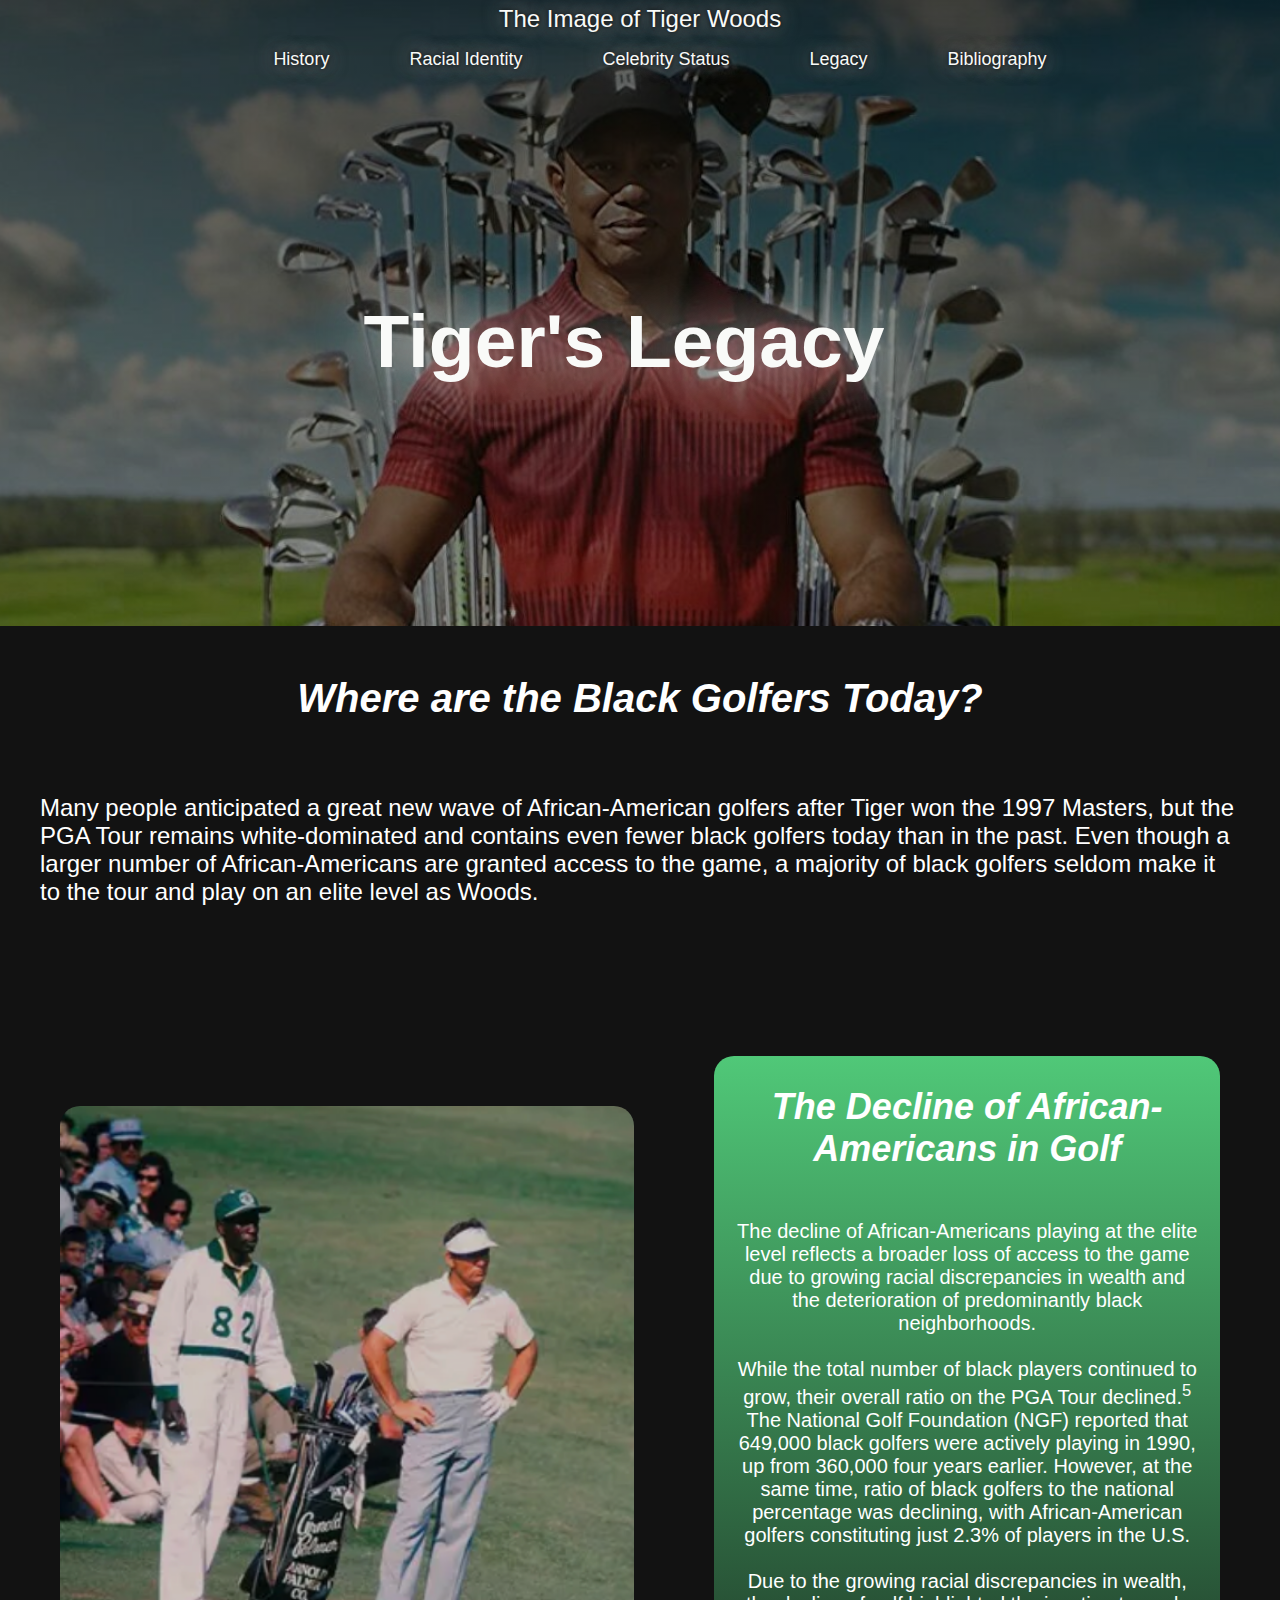
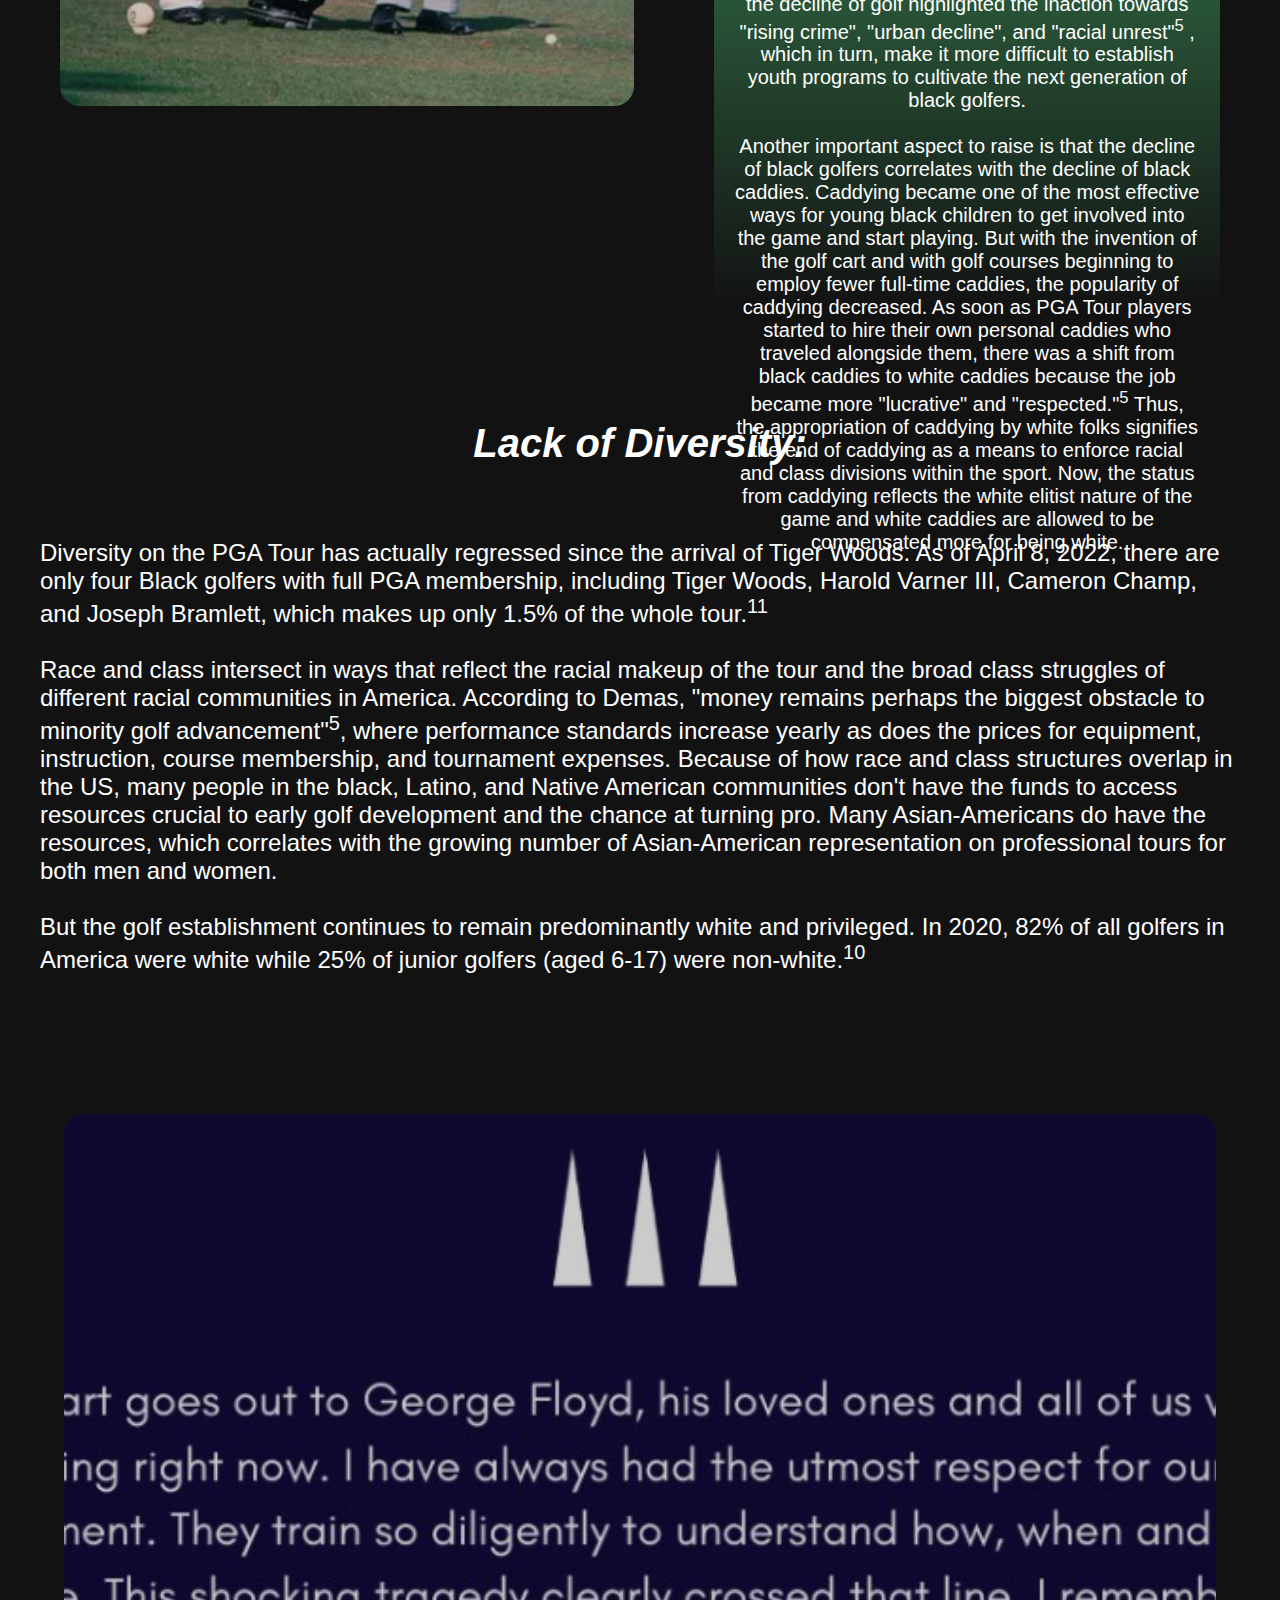
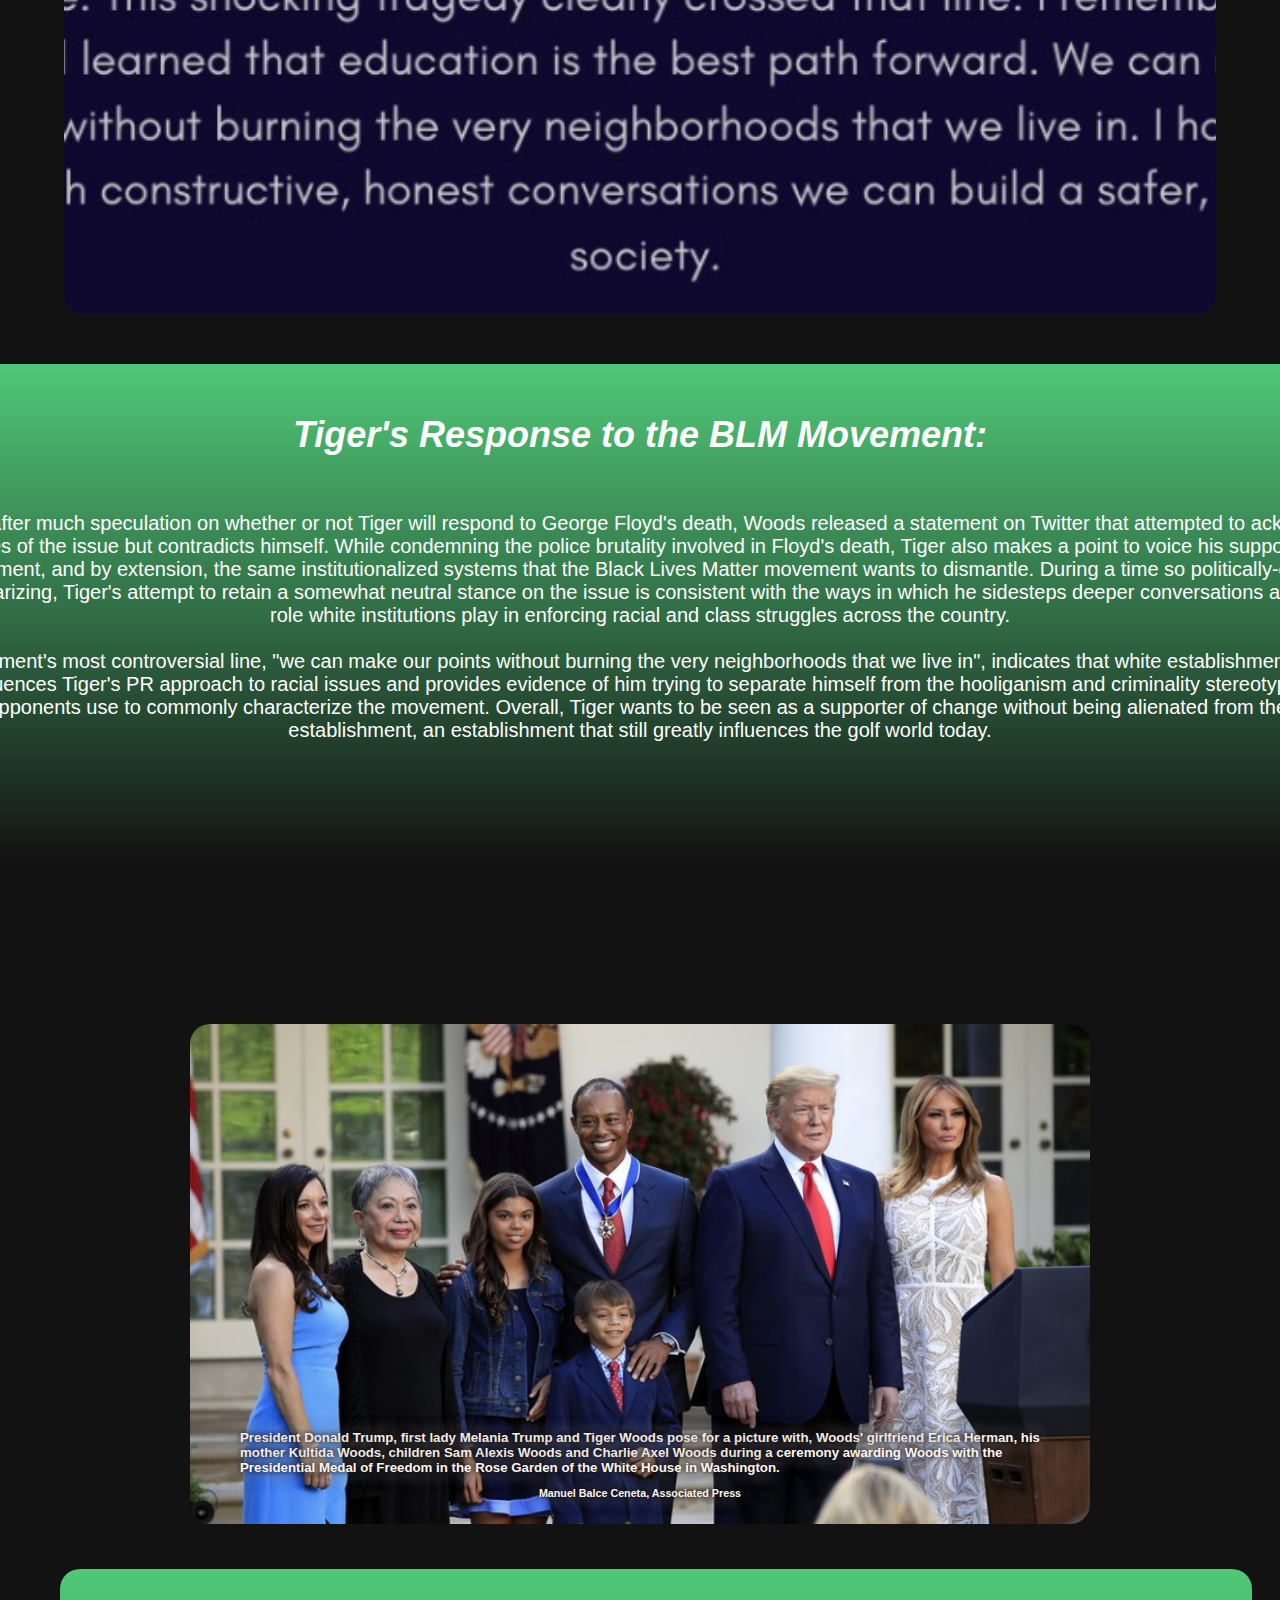
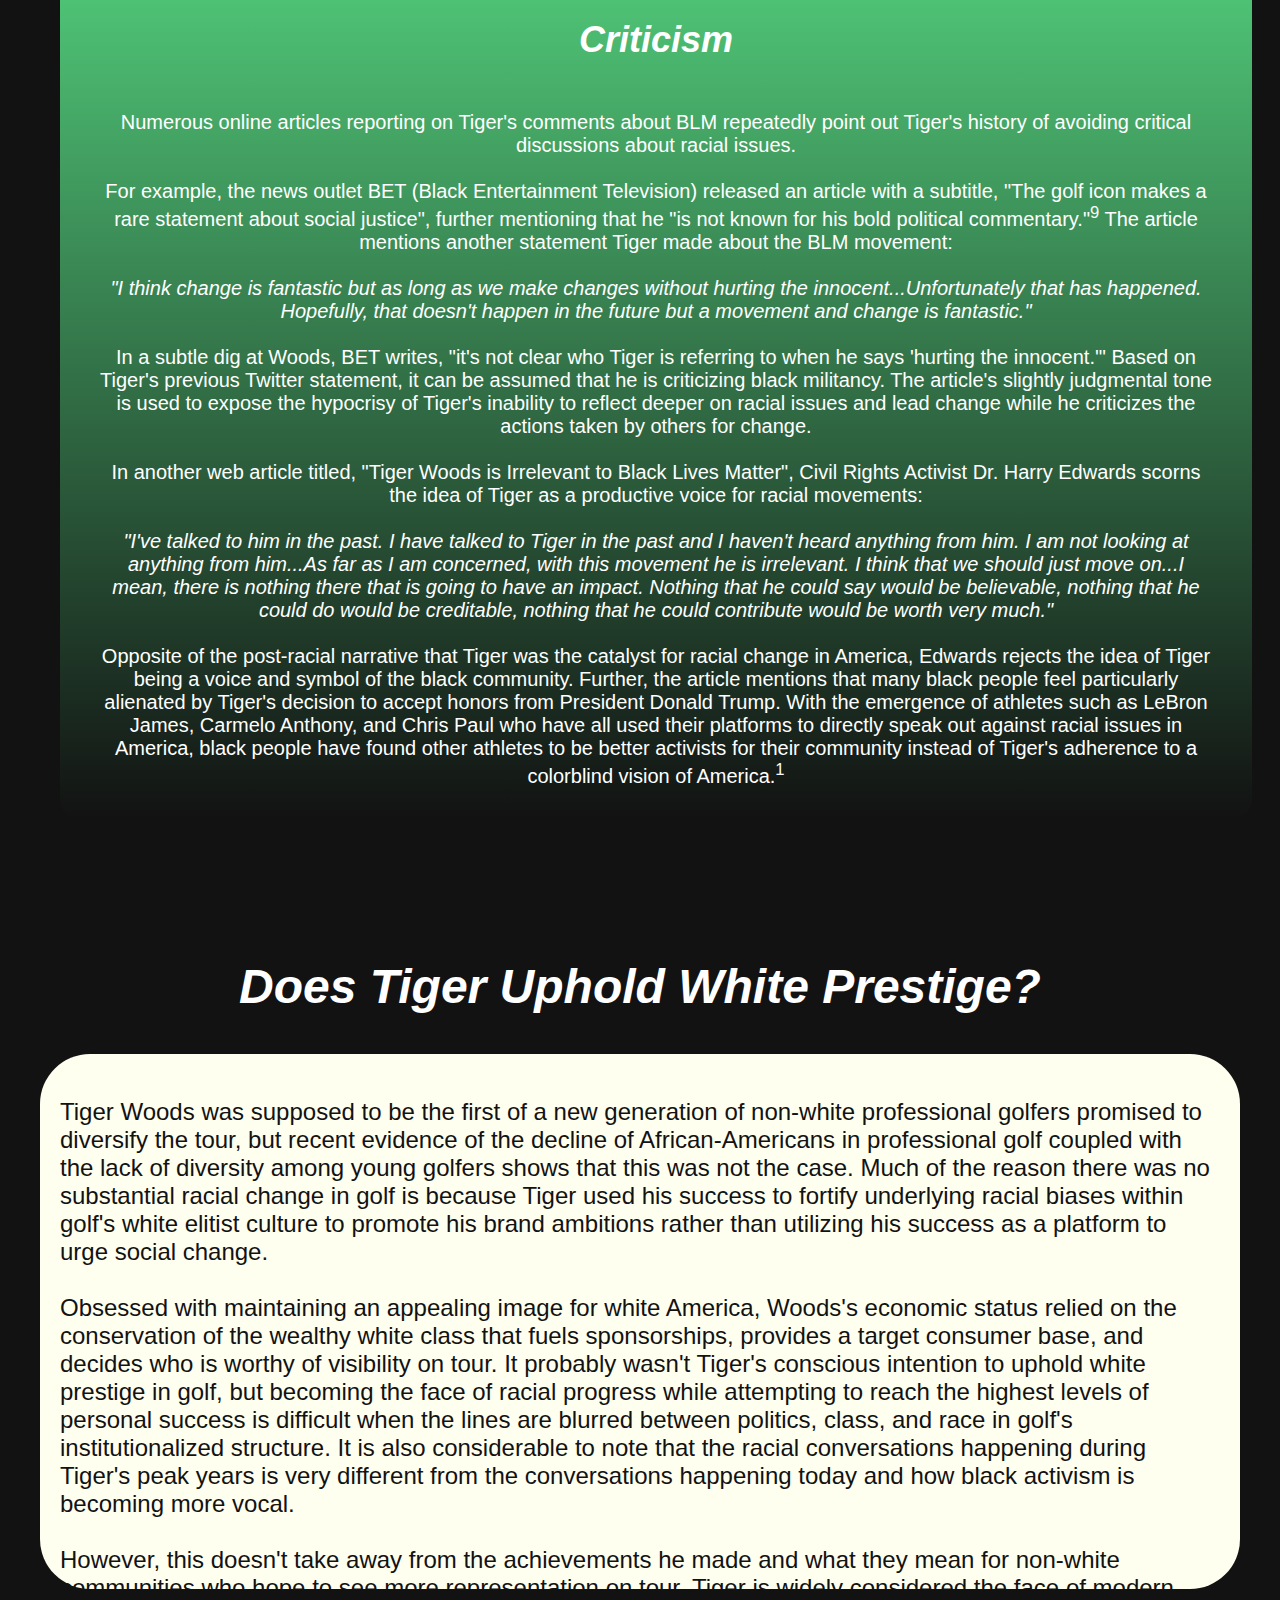
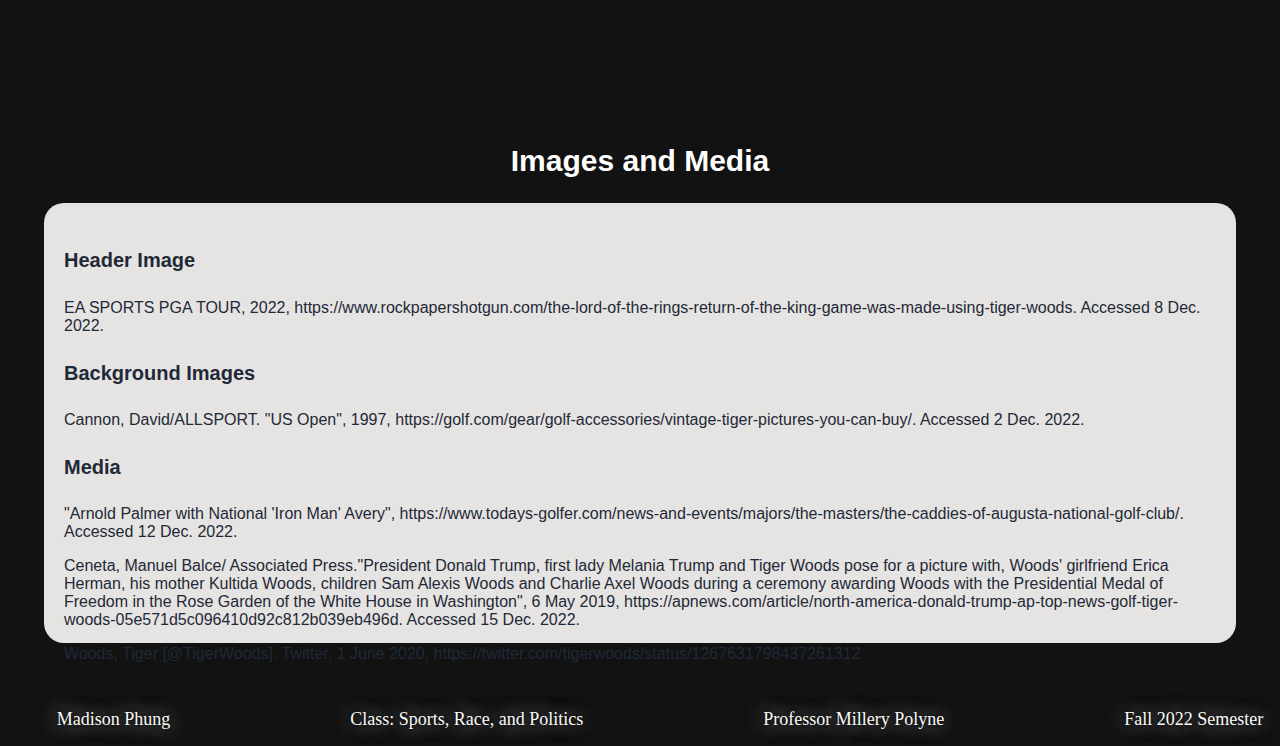
<file: legacy.html>
<!DOCTYPE html>
<html lang="en">
<head>
    <meta charset="UTF-8">
    <meta http-equiv="X-UA-Compatible" content="IE=edge">
    <meta name="viewport" content="width=device-width, initial-scale=1.0">
    <title>Legacy</title>
    <link rel="stylesheet" href="css/legacy-styles.css">
</head>
<body>
    <header>
        <div class="left-links">
            <div class="logo">
                <a href="index.html">The Image of Tiger Woods</a>
            </div>
        </div>
        <ul class="nav-list">
            <a href="history.html"><li>History</li></a>
            <a href="racial_identity.html"><li>Racial Identity</li></a>
            <a href="celebrity_status.html"><li>Celebrity Status</li></a>
            <a href="legacy.html"><li>Legacy</li></a>
            <a href="bibliography.html"><li>Bibliography</li></a>
        </ul>
    </header>
    <div class="main">
        <div class="main">
            <div class="intro">
                <div class="intro-text">
                    <h1>Tiger's Legacy</h1>
                </div>
                <div class="iron-throne-"></div>
            </div>
        </div>
    </div>
    <div class="main-content">
        <div class="today">
            <!--Transition section-->
            <h2>Where are the Black Golfers Today?</h2>
            <p>
                Many people anticipated a great new wave of
                 African-American golfers after Tiger won the 1997
                  Masters, but the PGA Tour remains white-dominated
                   and contains even fewer black golfers today than 
                   in the past. Even though a larger number of
                    African-Americans are granted access to the game,
                     a majority of black golfers seldom make it to the
                      tour and play on an elite level as Woods. 
            </p>
        </div>
        <div class="decline">
            <div class="decline-container">
                <div class="decline-image"></div>
                <div class="decline-info">
                    <h2>The Decline of African-Americans in Golf</h2>
                    <p>
                        The decline of African-Americans playing at
                         the elite level reflects a broader loss of access
                          to the game due to growing racial discrepancies
                           in wealth and the deterioration of predominantly
                            black neighborhoods.<br>
                        <br>While the total number of black players continued
                         to grow, their overall ratio on the PGA Tour declined.<sup><a href="/bibliography.html">5</a></sup>
                          The National Golf Foundation (NGF) reported that 649,000
                           black golfers were actively playing in 1990, up from
                            360,000 four years earlier. However, at the same time,
                             ratio of black golfers to the national percentage was
                              declining, with African-American golfers constituting
                               just 2.3% of players in the U.S.<br>
                        <br>Due to the growing racial discrepancies in wealth, the
                         decline of golf highlighted the inaction towards "rising
                          crime", "urban decline", and "racial unrest"<sup><a href="/bibliography.html">5</a></sup> , which in
                           turn, make it more difficult to establish youth programs
                            to cultivate the next generation of black golfers.<br>
                        <br>Another important aspect to raise is that the decline
                         of black golfers correlates with the decline of black caddies.
                          Caddying became one of the most effective ways for young
                           black children to get involved into the game and start
                            playing. But with the invention of the golf cart and 
                            with golf courses beginning to employ fewer full-time
                             caddies, the popularity of caddying decreased. As soon
                              as PGA Tour players started to hire their own personal
                               caddies who traveled alongside them, there was a shift
                                from black caddies to white caddies because the job
                                 became more "lucrative" and "respected."<sup><a href="/bibliography.html">5</a></sup> Thus, the
                                  appropriation of caddying by white folks signifies
                                   the end of caddying as a means to enforce racial
                                    and class divisions within the sport. Now, the
                                     status from caddying reflects the white elitist
                                      nature of the game and white caddies are allowed
                                       to be compensated more for being white. 
                    </p>
                </div>
            </div>
        </div>
        <div class="lack-diversity">
            <!--Transition section-->
            <h2>Lack of Diversity:</h2>
            <p>
                Diversity on the PGA Tour has actually regressed since the
                 arrival of Tiger Woods. As of April 8, 2022, there are only
                  four Black golfers with full PGA membership, including Tiger
                   Woods, Harold Varner III, Cameron Champ, and Joseph Bramlett,
                    which makes up only 1.5% of the whole tour.<sup><a href="/bibliography.html">11</a></sup><br>
                <br>Race and class intersect in ways that reflect the racial
                 makeup of the tour and the broad class struggles of different
                  racial communities in America. According to Demas, "money remains
                   perhaps the biggest obstacle to minority golf advancement"<sup><a href="/bibliography.html">5</a></sup>,
                    where performance standards increase yearly as does the prices
                     for equipment, instruction, course membership, and tournament
                      expenses. Because of how race and class structures overlap
                      in the US, many people in the black, Latino, and Native American
                       communities don't have the funds to access resources crucial
                        to early golf development and the chance at turning pro. Many
                         Asian-Americans do have the resources, which correlates with
                          the growing number of Asian-American representation on
                           professional tours for both men and women. <br>
                    <br>But the golf establishment continues to remain predominantly
                    white and privileged. In 2020, 82% of all golfers in America were
                     white while 25% of junior golfers (aged 6-17) were non-white.<sup><a href="/bibliography.html">10</a></sup>
            </p>
        </div>
        <div class="tiger-tweet">
            <div class="tweet-container">
                <div class="tweet-image"></div>
            </div>
            <div class="tweet-analysis">
               <h3>Tiger's Response to the BLM Movement:</h3>
               <p>
                In 2020, after much speculation on whether or not Tiger
                 will respond to George Floyd's death, Woods released a 
                 statement on Twitter that attempted to acknowledge both
                  sides of the issue but contradicts himself. While
                  condemning the police brutality involved in Floyd's
                   death, Tiger also makes a point to voice his support
                    for law enforcement, and by extension, the same
                     institutionalized systems that the Black Lives Matter
                      movement wants to dismantle. During a time so
                       politically-charged and polarizing, Tiger's attempt
                        to retain a somewhat neutral stance on the issue
                         is consistent with the ways in which he sidesteps
                          deeper conversations about the role white institutions
                           play in enforcing racial and class struggles across
                            the country.<br>
                <br>The statement's most controversial line, "we can make our
                 points without burning the very neighborhoods that we live in",
                  indicates that white establishment thinking still influences Tiger's
                   PR approach to racial issues and provides evidence of him trying
                    to separate himself from the hooliganism and criminality stereotypes
                     that BLM opponents use to commonly characterize the movement.
                      Overall, Tiger wants to be seen as a supporter of change without
                       being alienated from the white establishment, an establishment 
                       that still greatly influences the golf world today.
            </p>
            </div>
        </div>
        <div class="trump">
            <div class="trump-container">
                <div class="trump-image">
                    <div class="trump-caption">
                        <h5>President Donald Trump, first lady Melania Trump
                            and Tiger Woods pose for a picture with, Woods'
                             girlfriend Erica Herman, his mother Kultida Woods,
                              children Sam Alexis Woods and Charlie Axel Woods
                               during a ceremony awarding Woods with the Presidential
                                Medal of Freedom in the Rose Garden of the White
                                 House in Washington.
                       </h5>
                       <h6>Manuel Balce Ceneta, Associated Press </h6>
                    </div>
                </div>
            </div>
            <div class="trump-info">
                <h2>Criticism</h2>
                <p>
                    Numerous online articles reporting on Tiger's comments
                     about BLM repeatedly point out Tiger's history of avoiding
                      critical discussions about racial issues.<br>
                    <br>For example, the news outlet BET (Black Entertainment
                     Television) released an article with a subtitle, "The golf
                      icon makes a rare statement about social justice", further
                       mentioning that he "is not known for his bold political
                        commentary."<sup><a href="/bibliography.html">9</a></sup> The article mentions another statement
                         Tiger made about the BLM movement:<br>
                    <br><em>"I think change is fantastic but as long as we make changes
                     without hurting the innocent...Unfortunately that has happened.
                      Hopefully, that doesn't happen in the future but a movement
                       and change is fantastic."</em><br>
                    <br>In a subtle dig at Woods, BET writes, "it's not clear who
                     Tiger is referring to when he says 'hurting the innocent.'"
                      Based on Tiger's previous Twitter statement, it can be assumed
                       that he is criticizing black militancy. The article's
                        slightly judgmental tone is used to expose the hypocrisy
                         of Tiger's inability to reflect deeper on racial issues
                          and lead change while he criticizes the actions taken
                           by others for change. <br>
                    <br>In another web article titled, "Tiger Woods is Irrelevant
                     to Black Lives Matter", Civil Rights Activist Dr. Harry Edwards
                      scorns the idea of Tiger as a productive voice for racial
                       movements: <br>
                    <br><em>"I've talked to him in the past. I have talked to Tiger in
                     the past and I haven't heard anything from him. I am not 
                     looking at anything from him...As far as I am concerned, 
                     with this movement he is irrelevant. I think that we should 
                     just move on...I mean, there is nothing there that is going 
                     to have an impact. Nothing that he could say would be 
                     believable, nothing that he could do would be creditable, 
                     nothing that he could contribute would be worth very much."</em><br>
                    <br>Opposite of the post-racial narrative that Tiger was the
                     catalyst for racial change in America, Edwards rejects the 
                     idea of Tiger being a voice and symbol of the black community.
                      Further, the article mentions that many black people feel 
                      particularly alienated by Tiger's decision to accept honors
                       from President Donald Trump. With the emergence of athletes
                        such as LeBron James, Carmelo Anthony, and Chris Paul who
                         have all used their platforms to directly speak out 
                         against racial issues in America, black people have 
                         found other athletes to be better activists for their
                          community instead of Tiger's adherence to a colorblind
                           vision of America.<sup><a href="/bibliography.html">1</a></sup> 
                </p>
            </div>
        </div>
        <div class="final-analysis">
            <div class="analysis-container">
                <div class="analysis-left">
                    <h2>Does Tiger Uphold White Prestige?</h2>
                </div>
                <div class="analysis-right">
                    <div class="analysis-info">
                        <p>Tiger Woods was supposed to be the first of a new generation of
                             non-white professional golfers promised to diversify the tour,
                              but recent evidence of the decline of African-Americans in 
                              professional golf coupled with the lack of diversity among
                               young golfers shows that this was not the case. Much of the
                                reason there was no substantial racial change in golf is 
                                because Tiger used his success to fortify underlying racial
                                 biases within golf's white elitist culture to promote his 
                                 brand ambitions rather than utilizing his success as a 
                                 platform to urge social change.<br>
                            <br>Obsessed with maintaining an appealing image for white America,
                             Woods's economic status relied on the conservation of the wealthy
                              white class that fuels sponsorships, provides a target consumer
                               base, and decides who is worthy of visibility on tour. It probably
                                wasn't Tiger's conscious intention to uphold white prestige in 
                                golf, but becoming the face of racial progress while attempting
                                 to reach the highest levels of personal success is difficult when
                                  the lines are blurred between politics, class, and race in golf's
                                   institutionalized structure. It is also considerable to note that
                                    the racial conversations happening during Tiger's peak years is
                                     very different from the conversations happening today and how
                                      black activism is becoming more vocal.<br>
                            <br>However, this doesn't take away from the achievements he made and what
                             they mean for non-white communities who hope to see more representation on
                              tour. Tiger is widely considered the face of modern golf, which makes it
                               all the more powerful as a non-white leader in a traditionally white space.
                                Tiger may not have been the person to enact major racial progress, but his
                                 presence and identity opened up discussions about portrayals of race in
                                  sporting contexts and how they can reflect American cultural ideas on
                                   masculinity, luxury and capitalism, and familial relationships. 
                        </p>
                    </div>
                </div>
        </div>
    </div>
    <div id="credits">
        <h2>Images and Media</h2>
        <div class="image-section">
            <div class="image-container">
                <h4>Header Image</h4>
                    <p>EA SPORTS PGA TOUR, 2022, https://www.rockpapershotgun.com/the-lord-of-the-rings-return-of-the-king-game-was-made-using-tiger-woods. Accessed 8 Dec. 2022.</p>
                <h4>Background Images</h4>
                    <p>Cannon, David/ALLSPORT. "US Open", 1997, https://golf.com/gear/golf-accessories/vintage-tiger-pictures-you-can-buy/. Accessed 2 Dec. 2022.</p>
                <h4>Media</h4>
                        <p>"Arnold Palmer with National 'Iron Man' Avery", https://www.todays-golfer.com/news-and-events/majors/the-masters/the-caddies-of-augusta-national-golf-club/. Accessed 12 Dec. 2022.</p>
                        <p>Ceneta, Manuel Balce/ Associated Press."President Donald Trump, first lady Melania Trump and Tiger Woods pose for a picture with, Woods' girlfriend Erica Herman, his mother Kultida Woods, children Sam Alexis Woods and Charlie Axel Woods during a ceremony awarding Woods with the Presidential Medal of Freedom in the Rose Garden of the White House in Washington", 6 May 2019, https://apnews.com/article/north-america-donald-trump-ap-top-news-golf-tiger-woods-05e571d5c096410d92c812b039eb496d. Accessed 15 Dec. 2022.</p>
                        <p>Woods, Tiger [@TigerWoods]. Twitter, 1 June 2020, https://twitter.com/tigerwoods/status/1267631798437261312</p>
            </div>
        </div>
    </div>
    <footer>
        <div class="footer-container">
            <ul class="footer-list">
                <li>Madison Phung</li>
                <li>Class: Sports, Race, and Politics</li>
                <li>Professor Millery Polyne</li>
                <li>Fall 2022 Semester</li>
            </ul>
        </div>
    </footer>
</body>
</html>
</file>
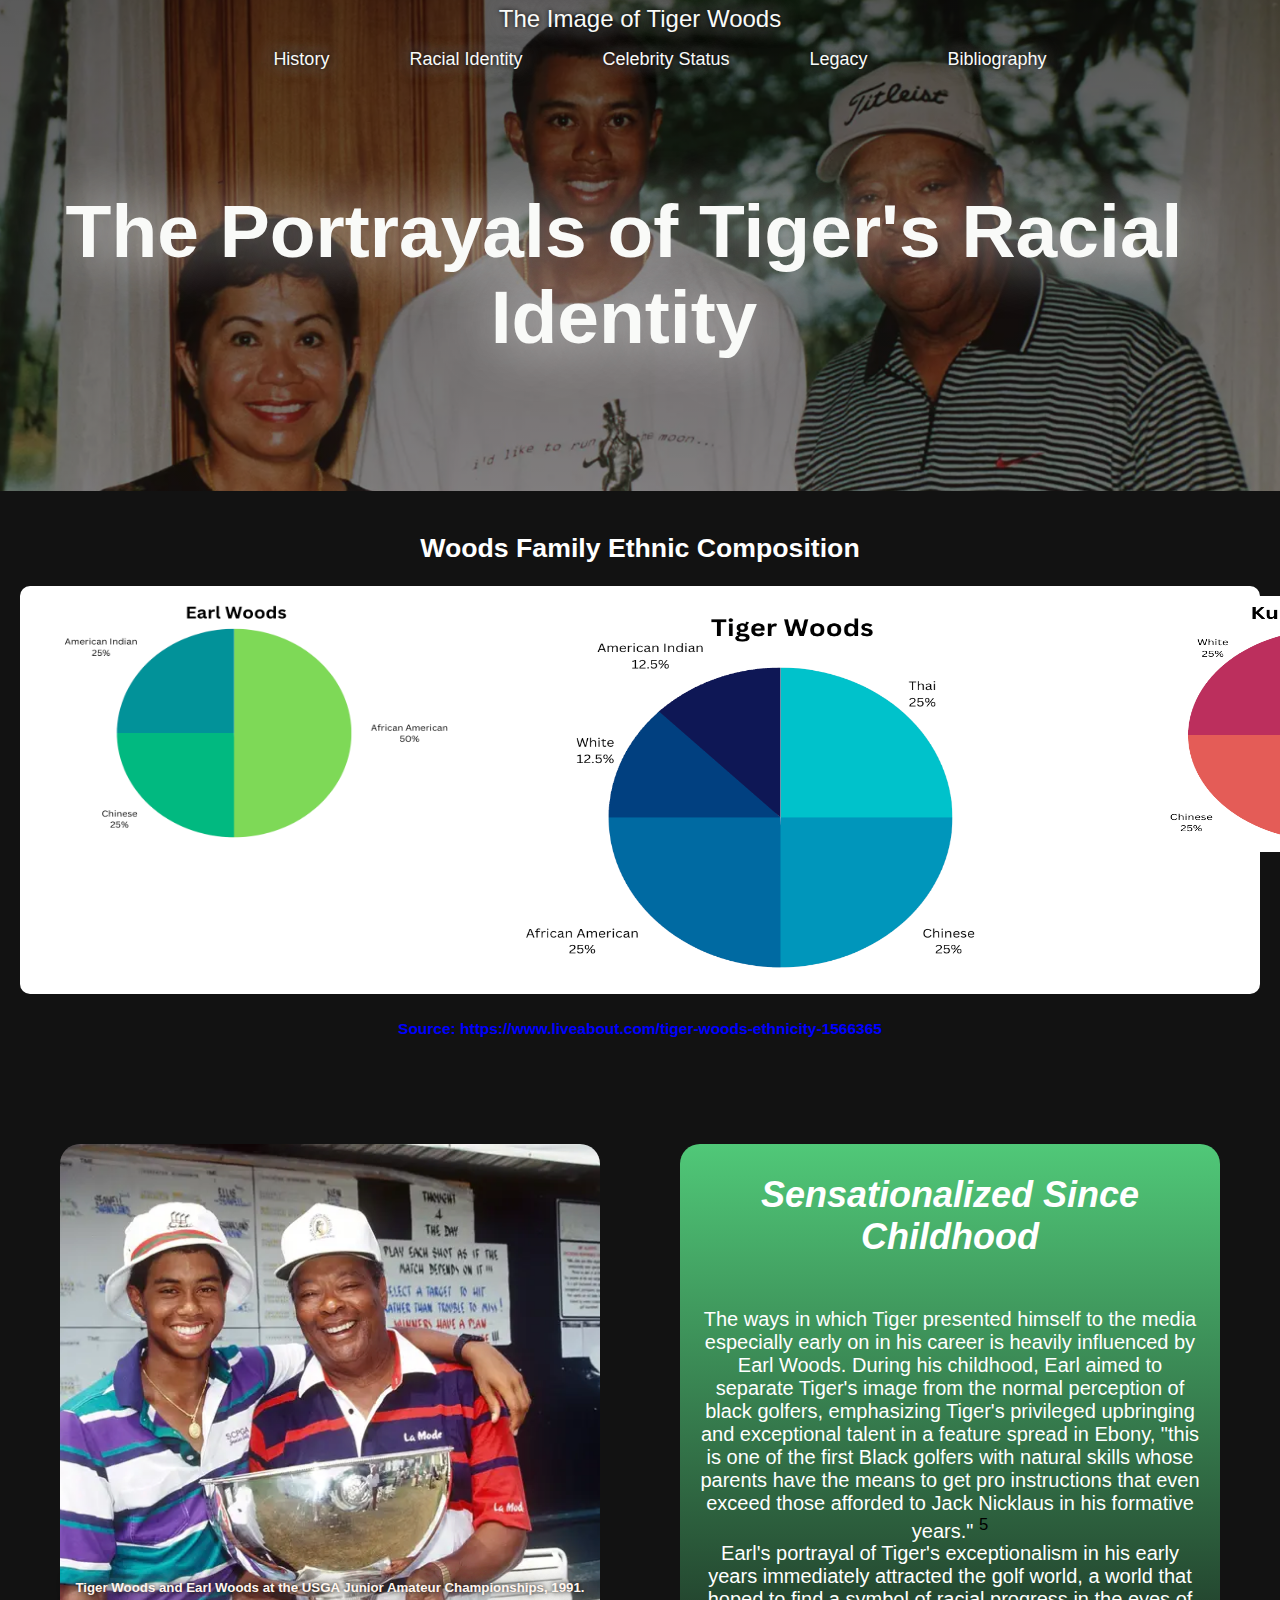
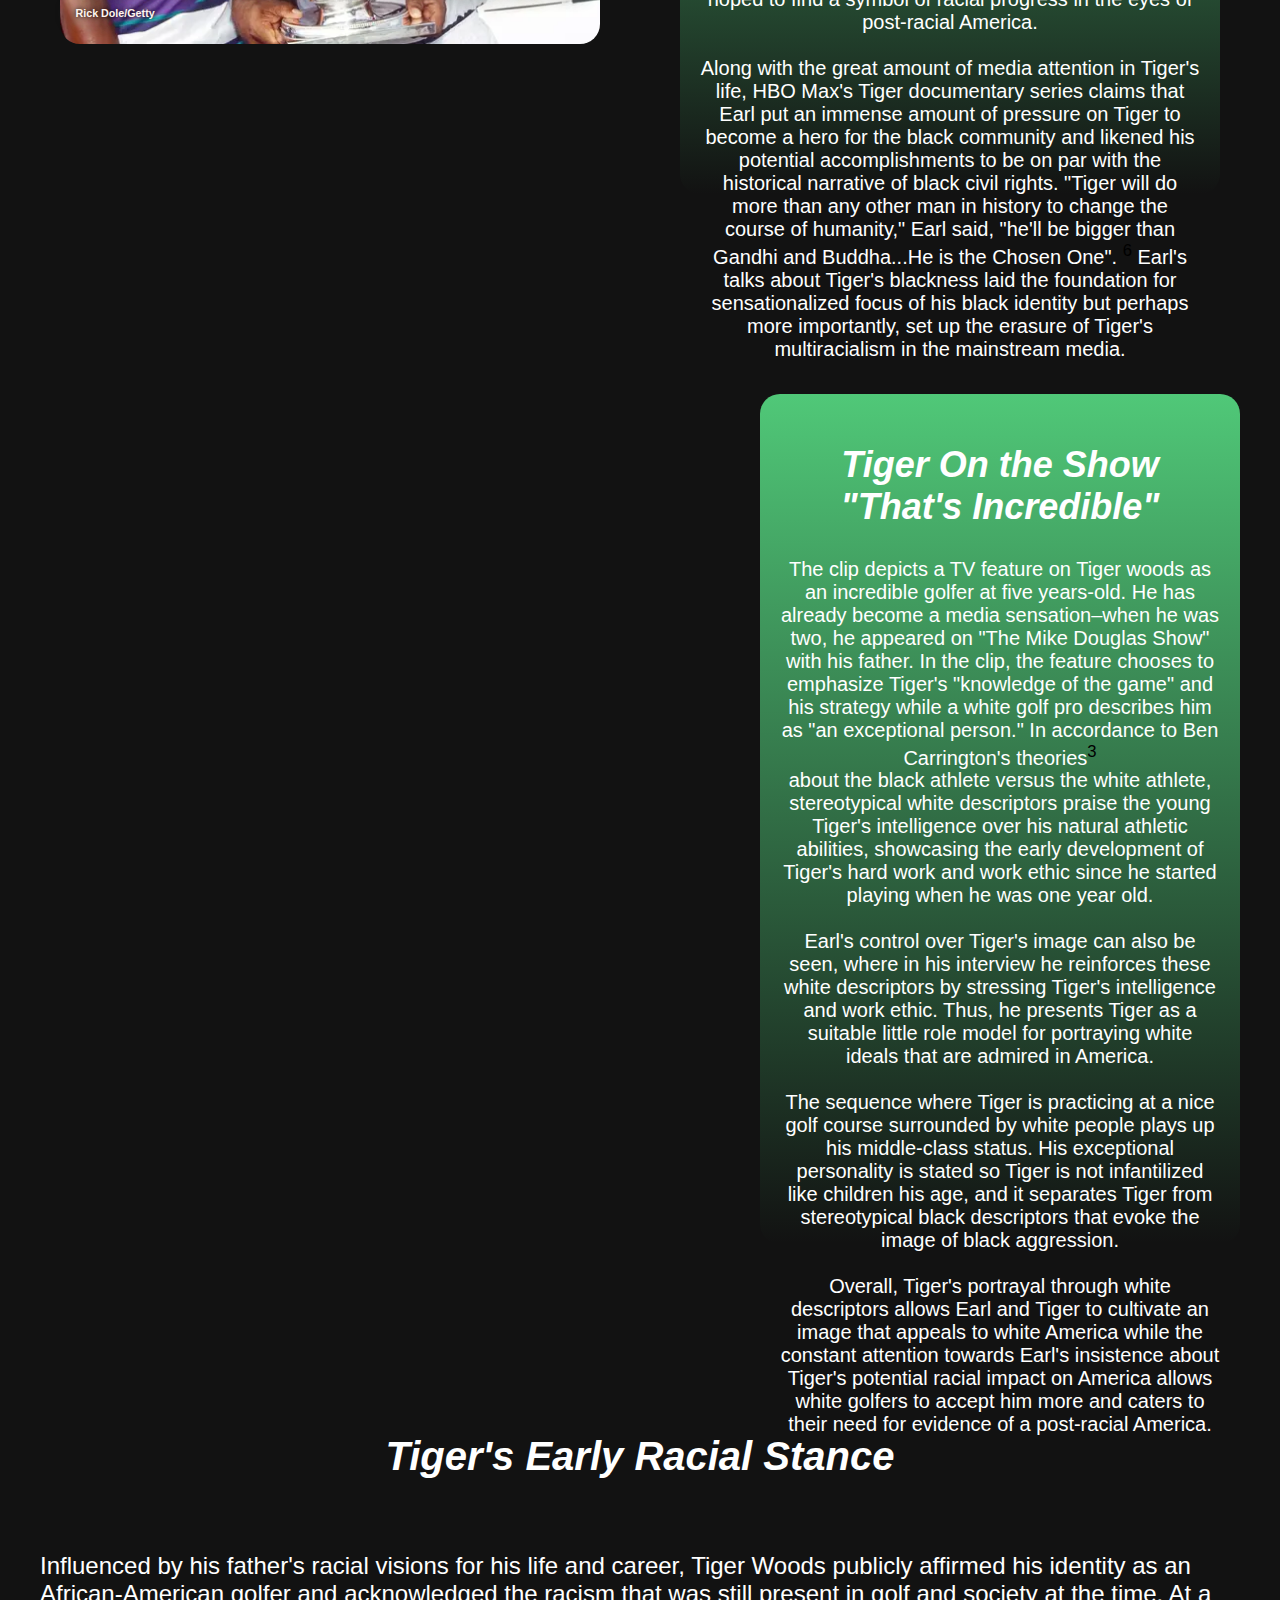
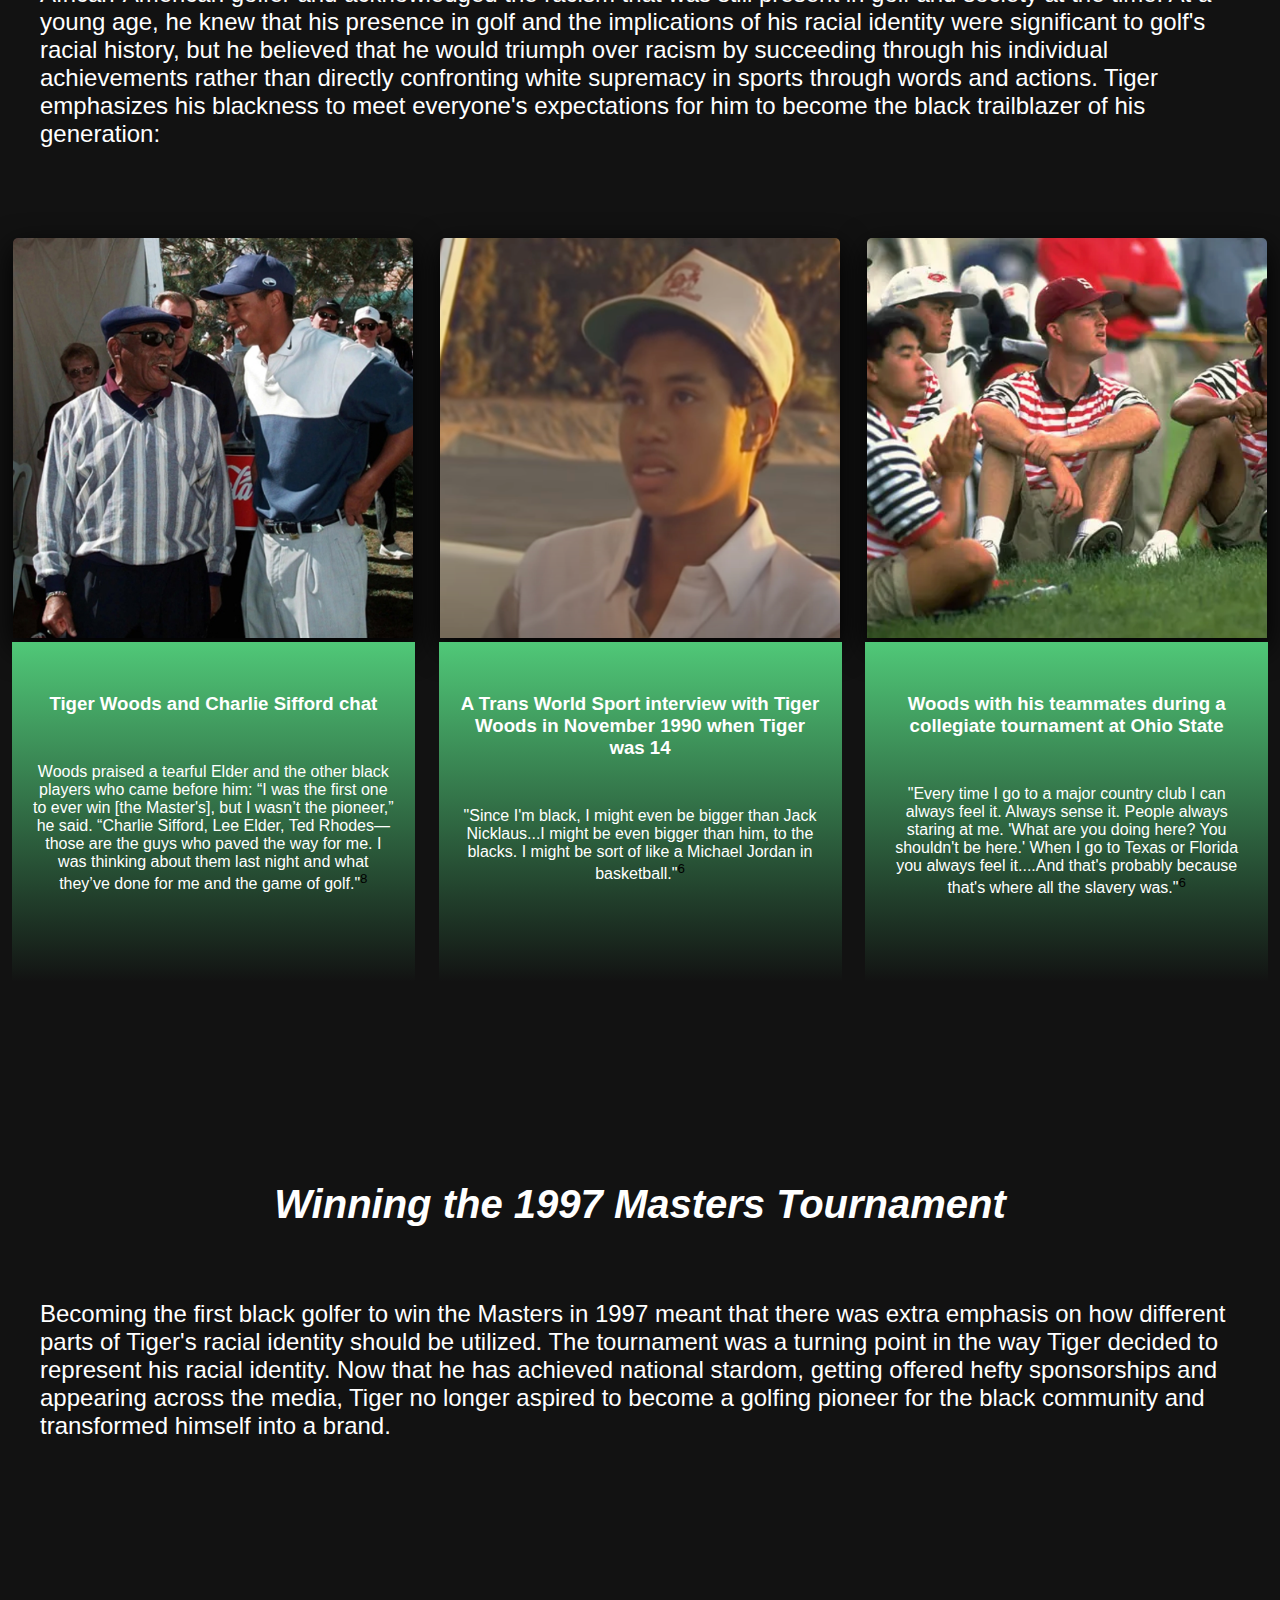
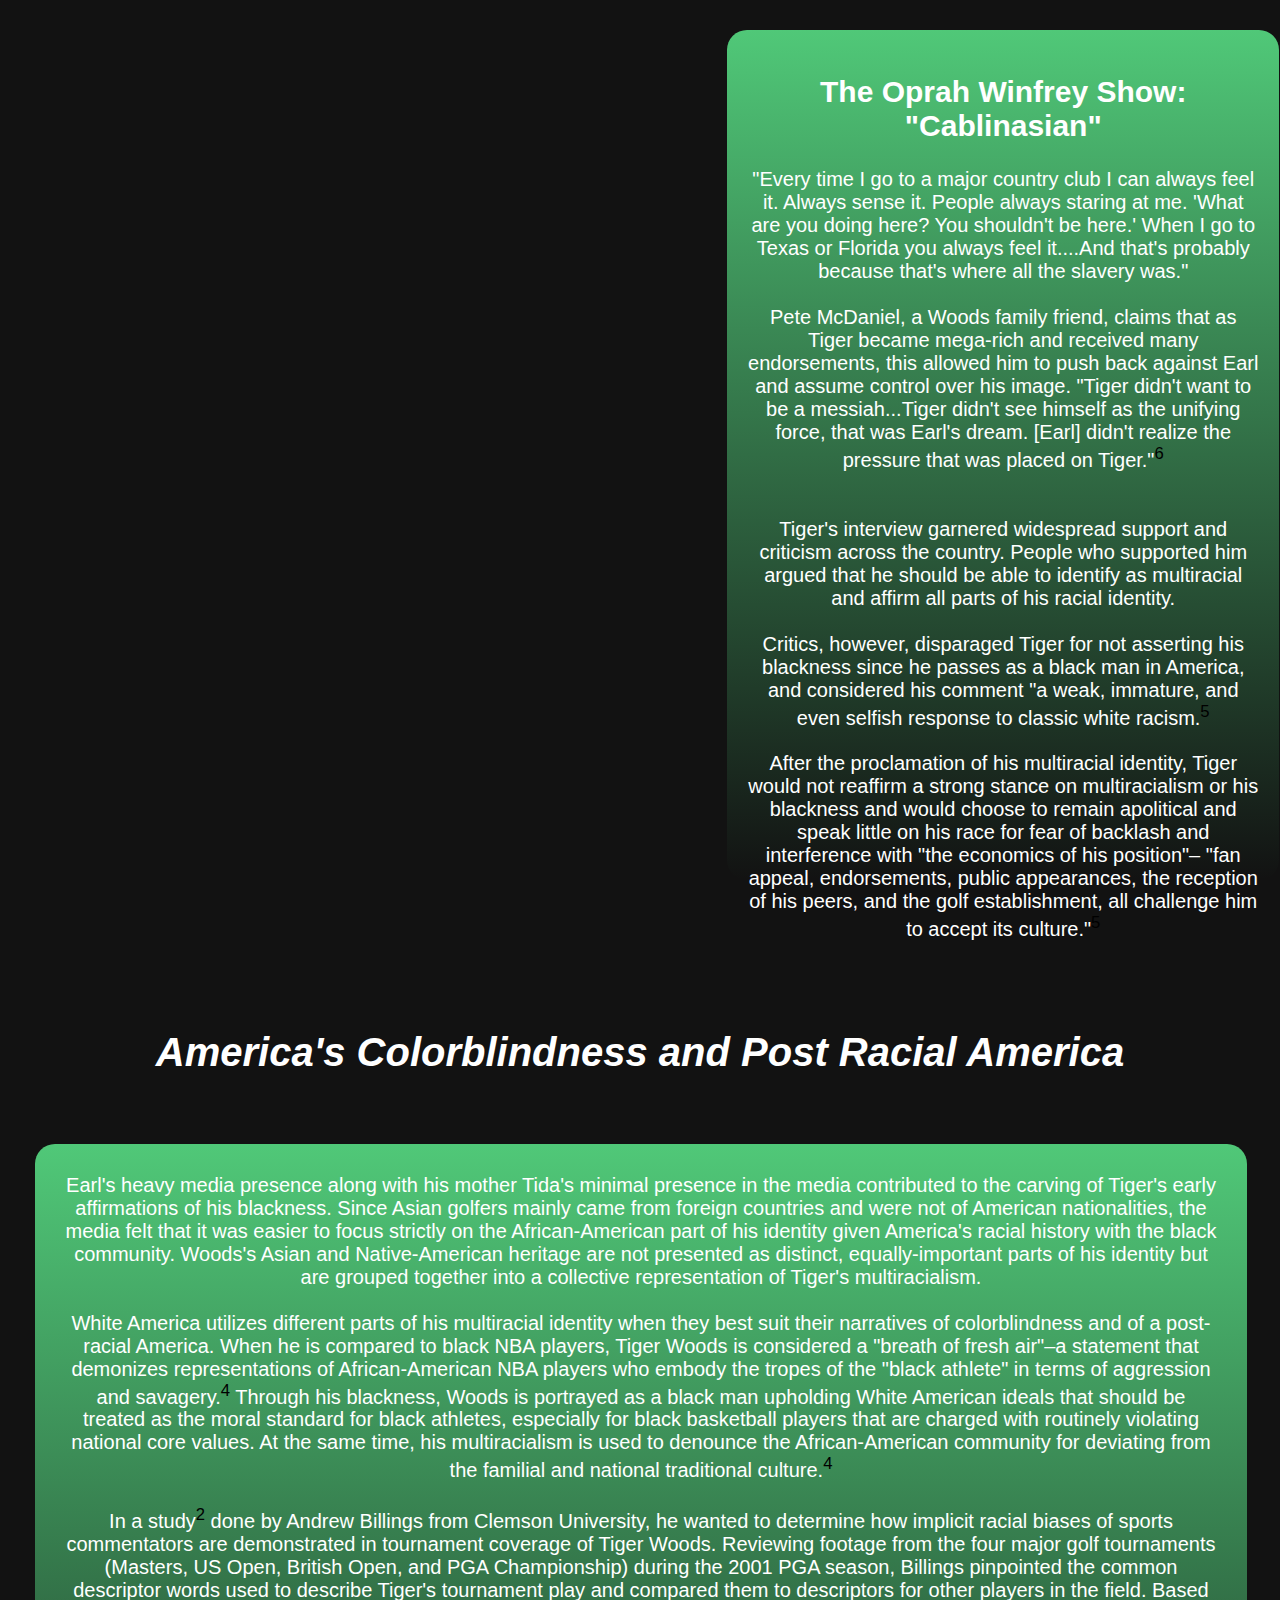
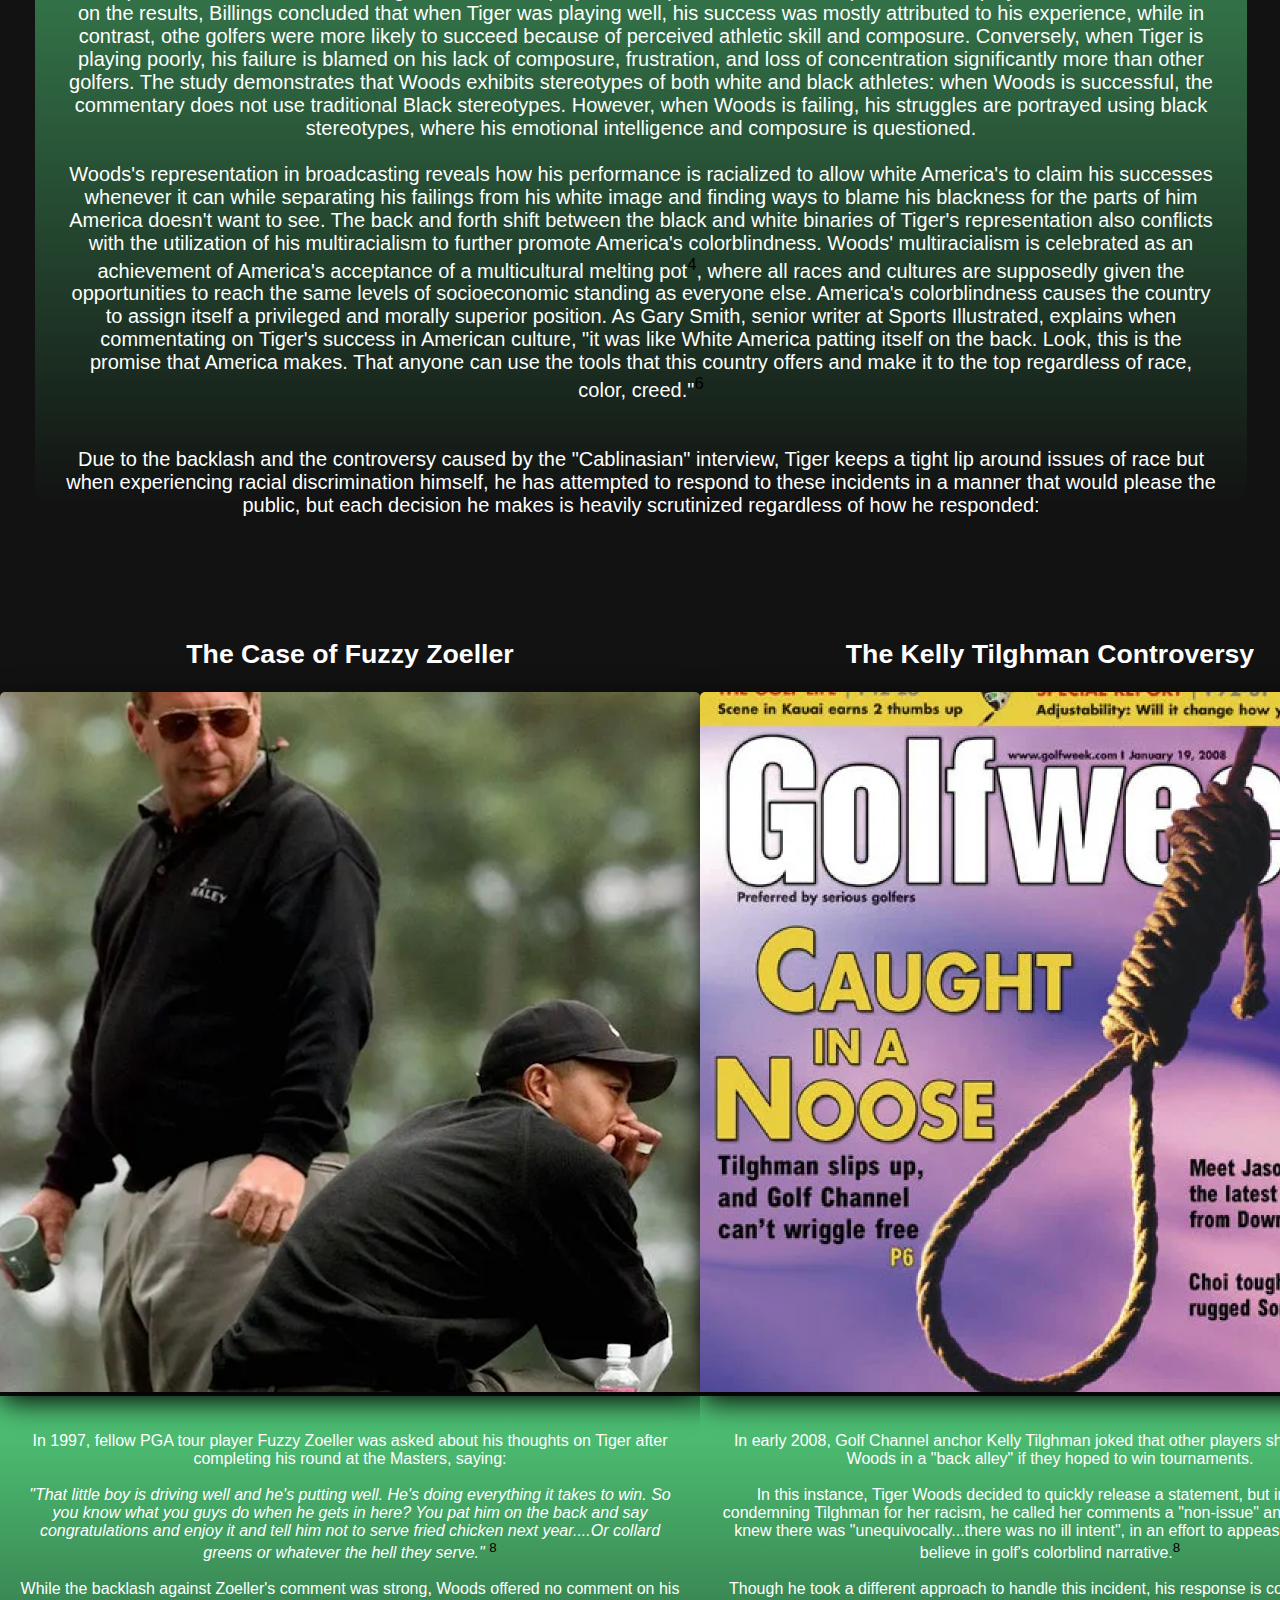
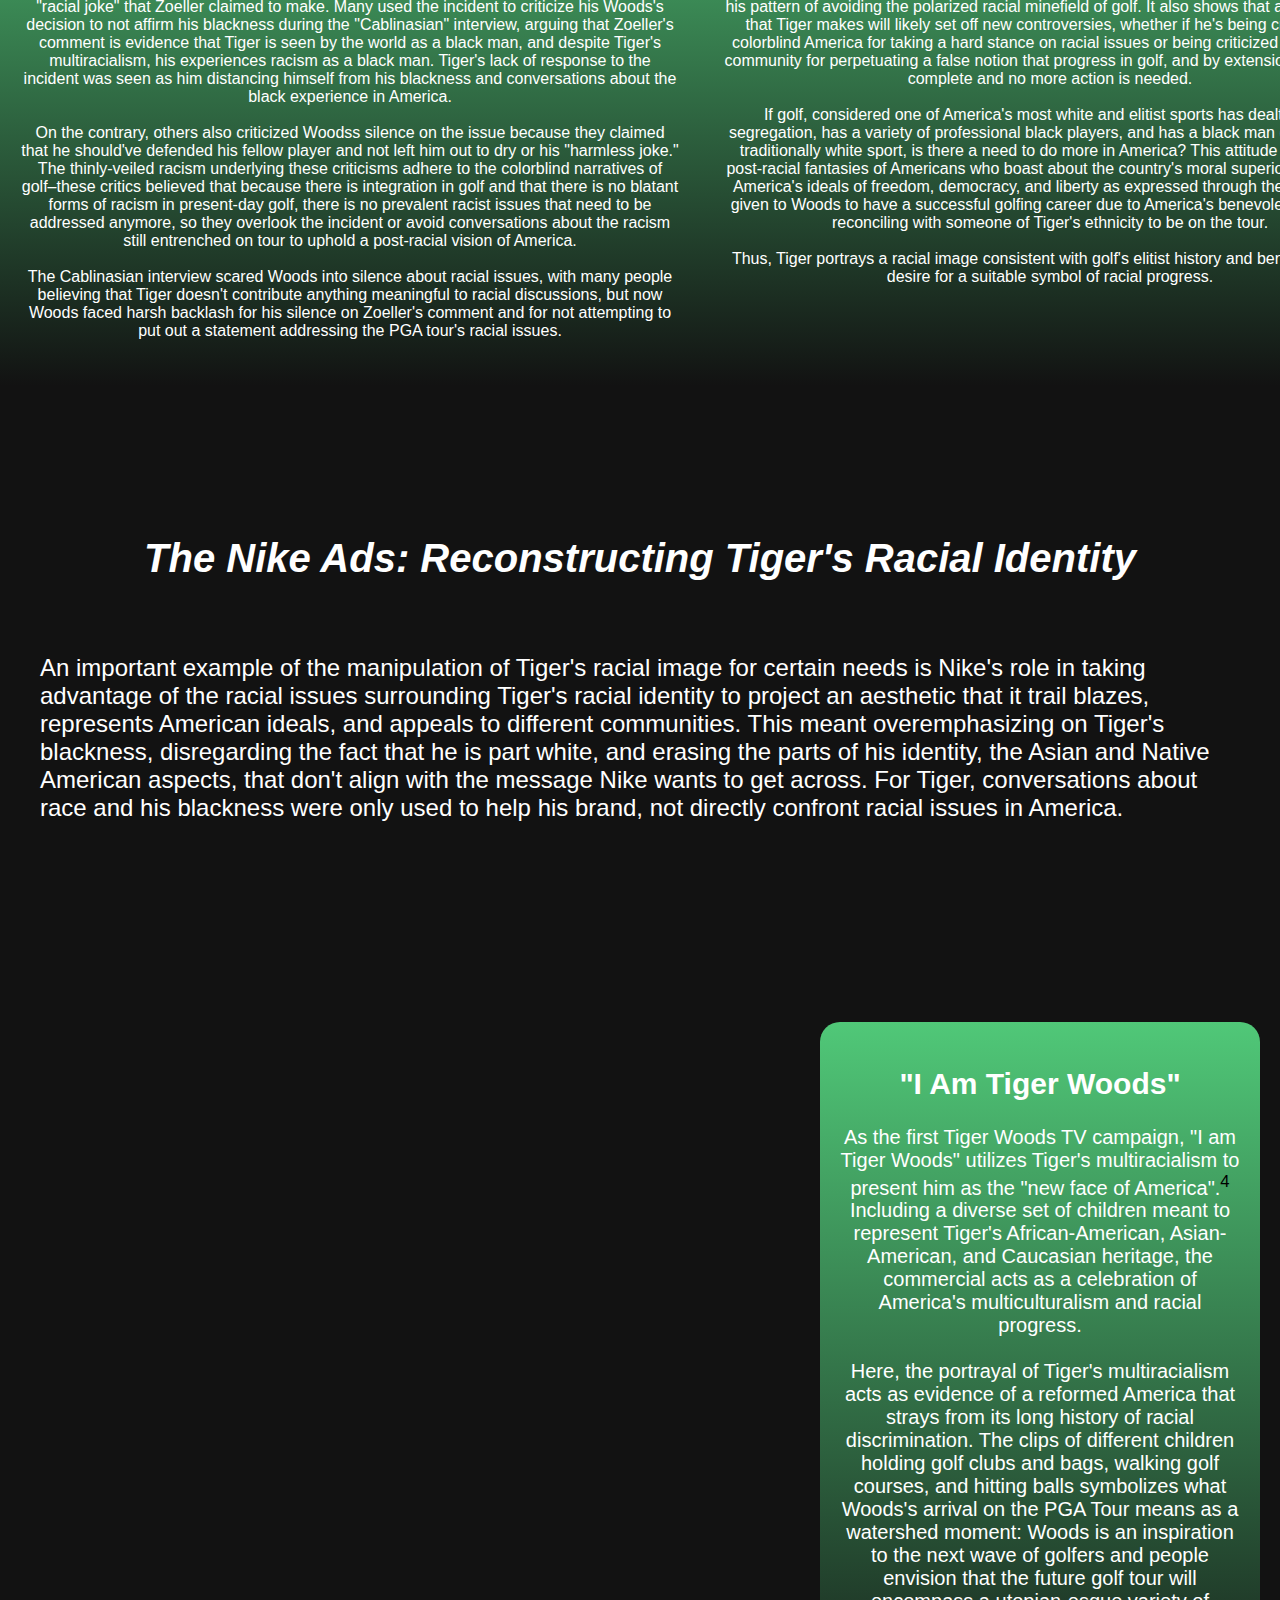
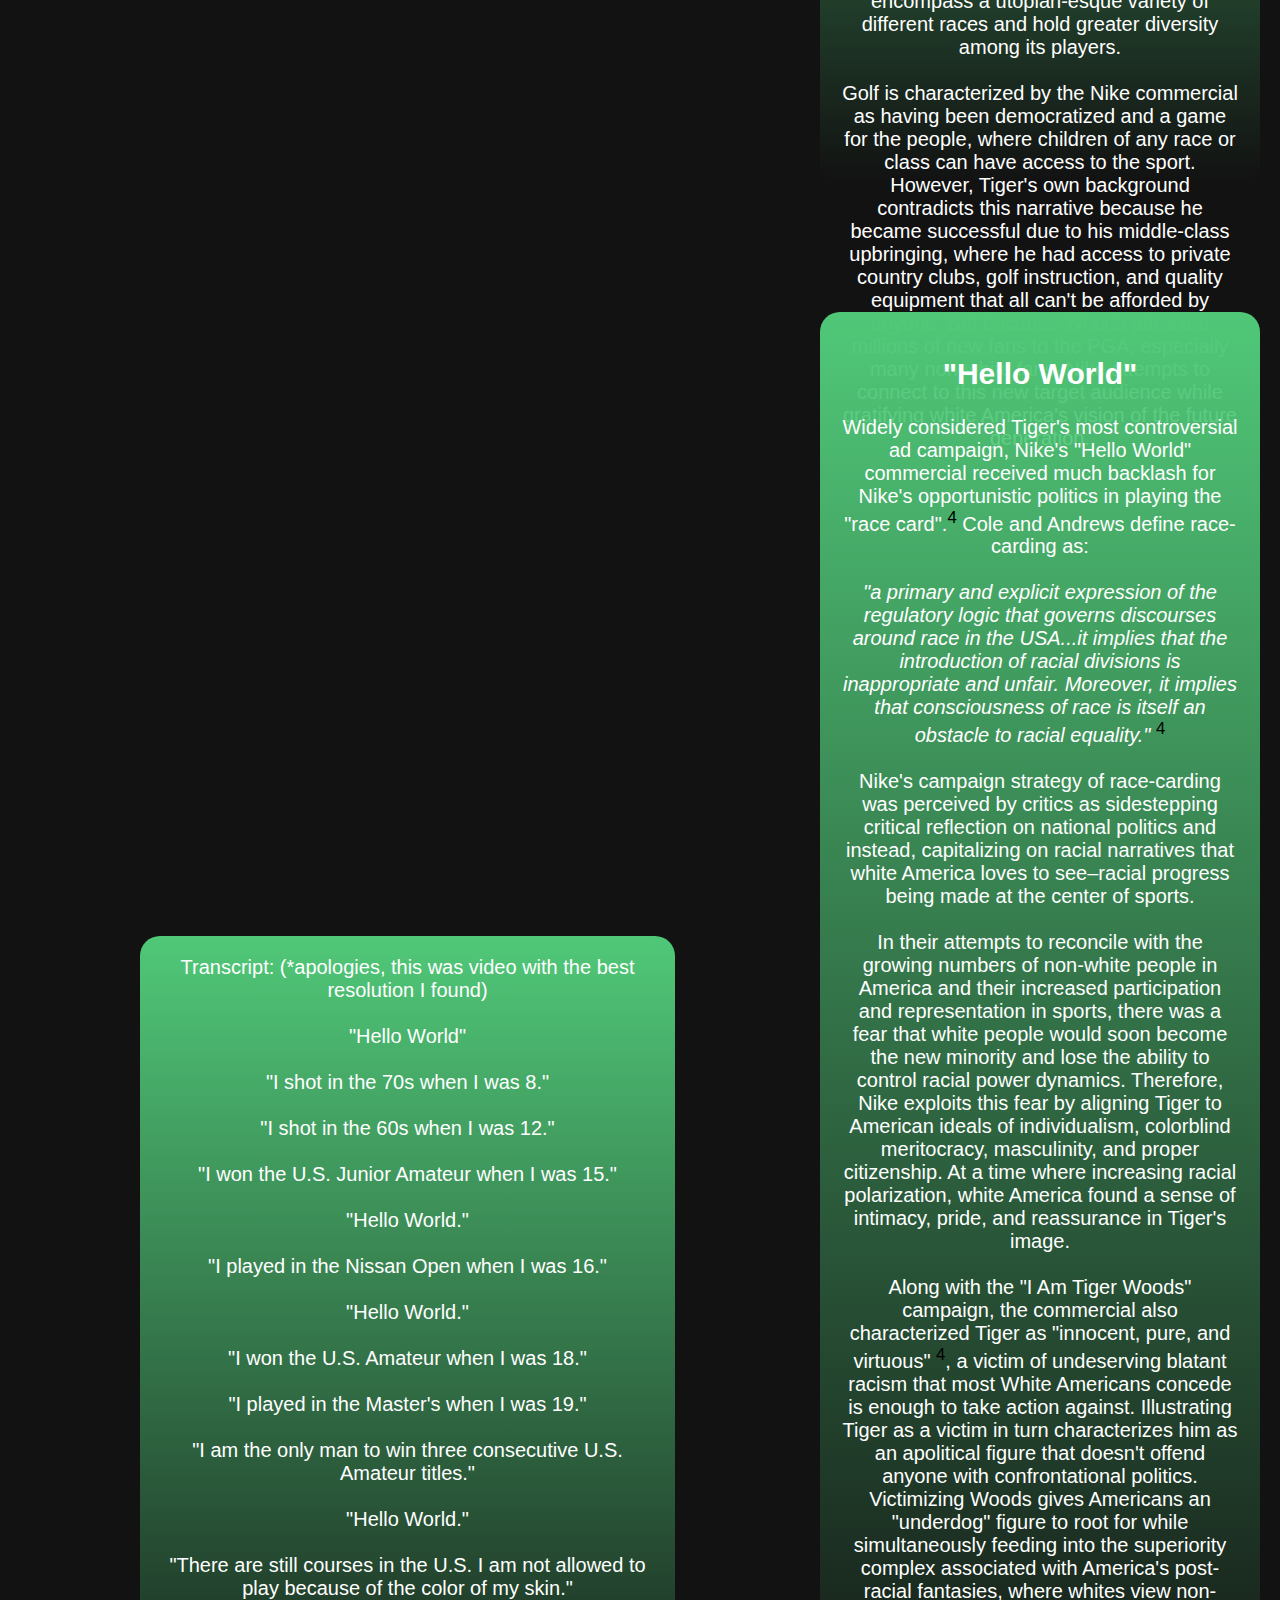
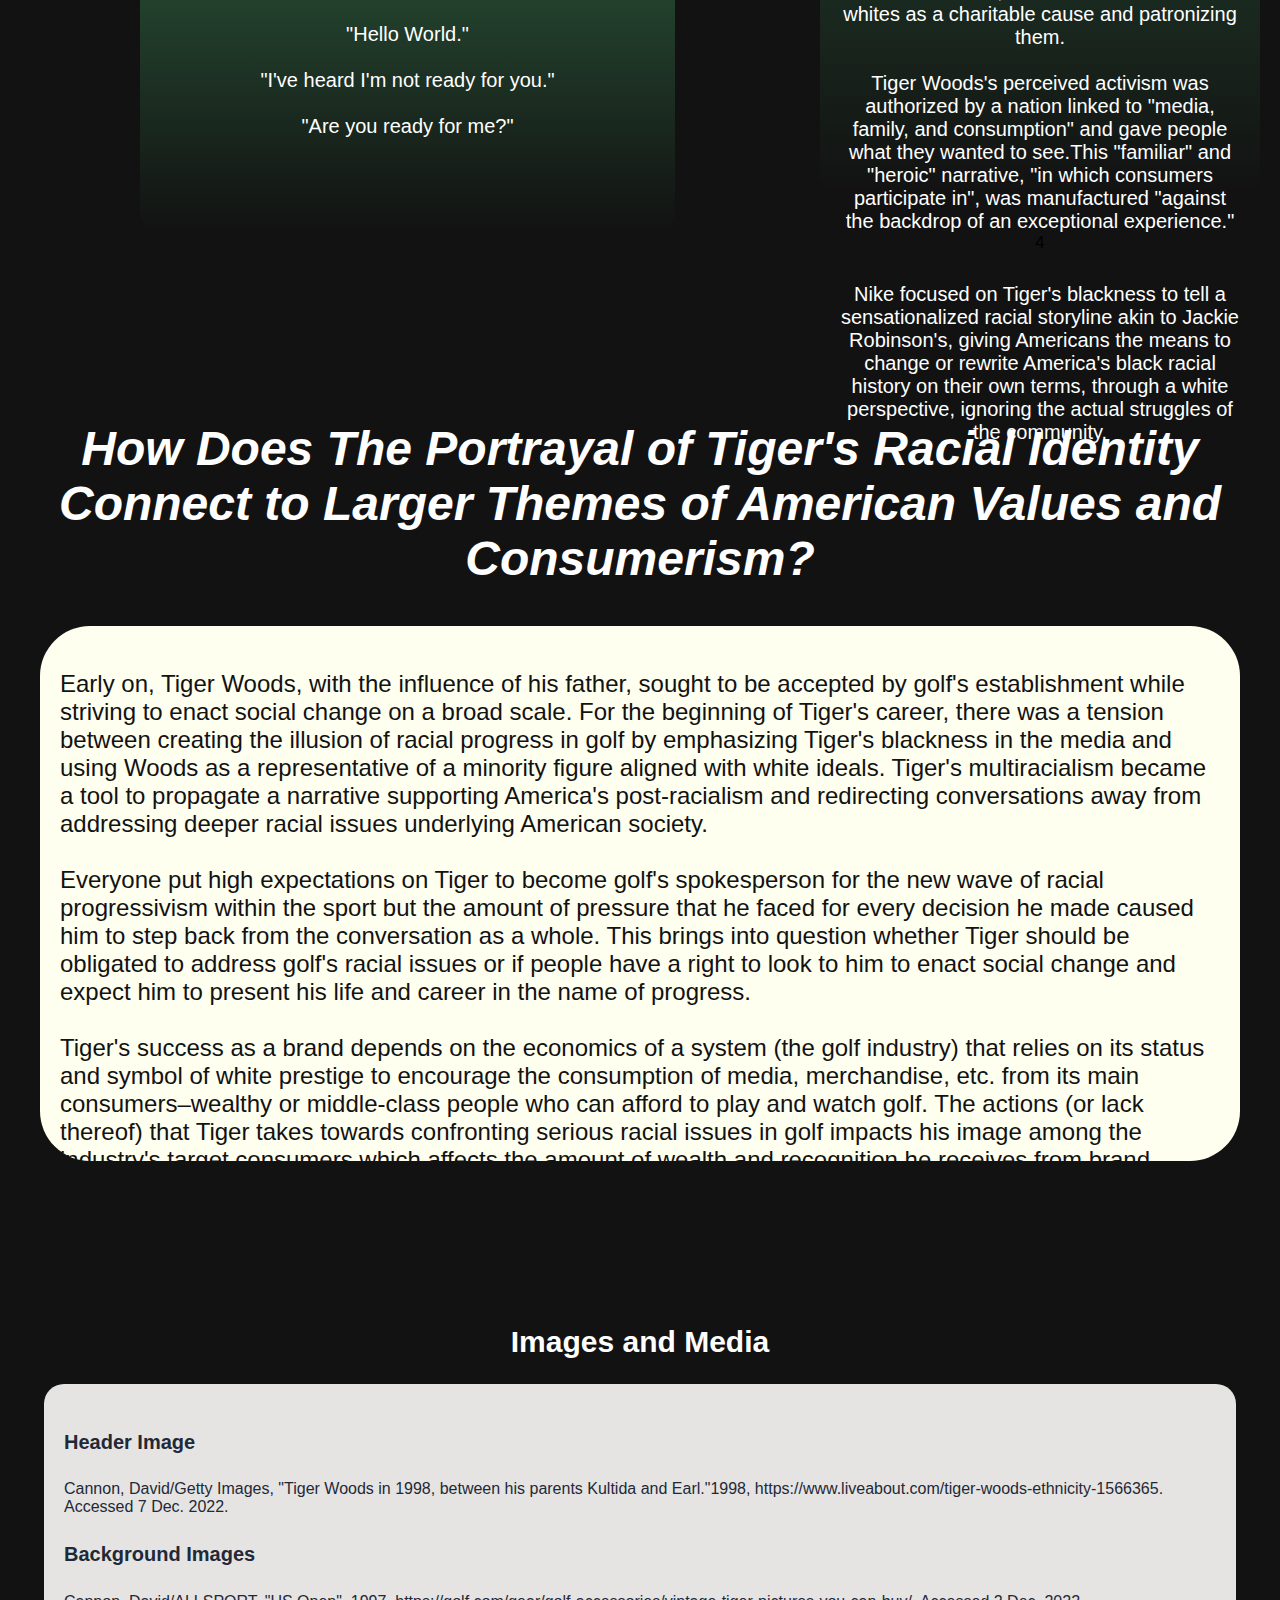
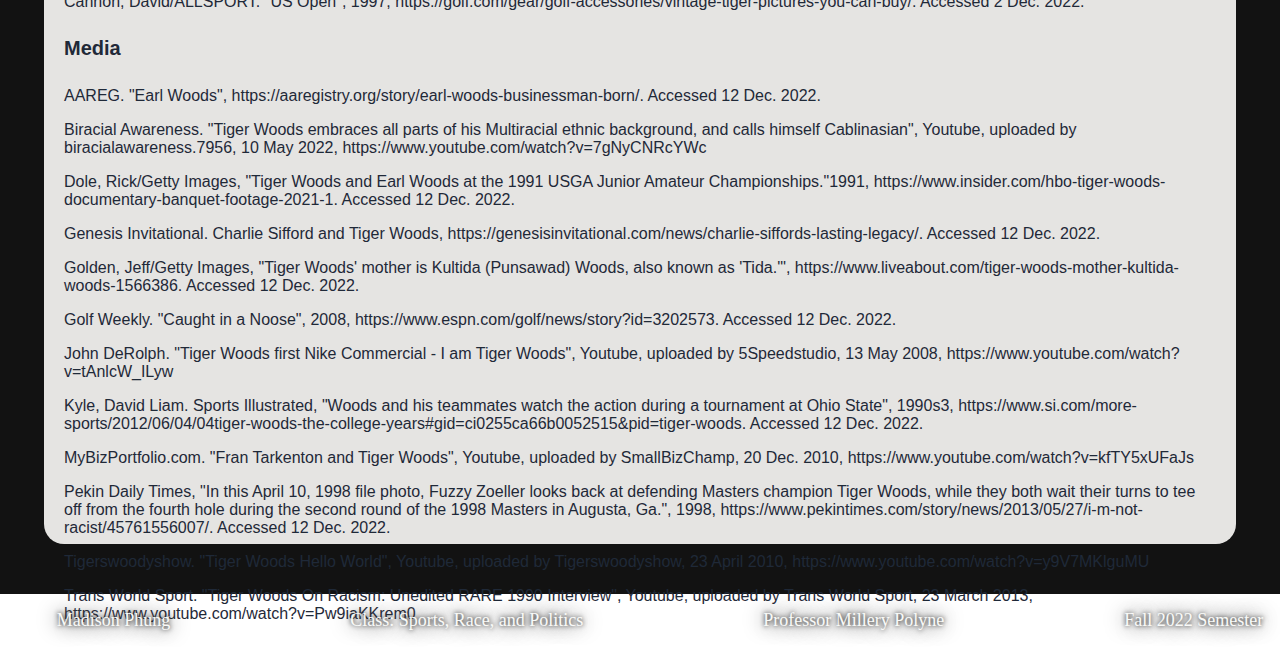
<file: racial_identity.html>
<!DOCTYPE html>
<html lang="en">
<head>
    <meta charset="UTF-8">
    <meta http-equiv="X-UA-Compatible" content="IE=edge">
    <meta name="viewport" content="width=device-width, initial-scale=1.0">
    <title>Racial Identity</title>
    <link rel="stylesheet" href="css/identity-styles.css">
</head>
<body>
    <header>
        <div class="left-links">
            <div class="logo">
                <a href="index.html">The Image of Tiger Woods</a>
            </div>
        </div>
        <ul class="nav-list">
            <a href="history.html"><li>History</li></a>
            <a href="racial_identity.html"><li>Racial Identity</li></a>
            <a href="celebrity_status.html"><li>Celebrity Status</li></a>
            <a href="legacy.html"><li>Legacy</li></a>
            <a href="bibliography.html"><li>Bibliography</li></a>
        </ul>
    </header>
    <div class="main">
        <div class="intro">
            <div class="intro-text">
                <h1>The Portrayals of Tiger's Racial Identity</h1>
            </div>
            <div class="parents-image"></div>
        </div>
    </div>
    <div class="main-content">
        <div class="ethnic-composition">
            <h2>Woods Family Ethnic Composition</h2>
            <div class="ethnic-container">
                <div class="earl-chart">
                    <img src="/tiger-images/racial-identity/earl-chart.png">
                </div>
                <div class="tiger-chart">
                    <img src="/tiger-images/racial-identity/tiger-chart.png">
                </div>
                <div class="tida-chart">
                    <img src="/tiger-images/racial-identity/tida-chart.png">
                </div>
            </div>
            <div class="ethnic-sources">
                <h5> <a href=https://www.liveabout.com/tiger-woods-ethnicity-1566365>Source: https://www.liveabout.com/tiger-woods-ethnicity-1566365 </a></h5>
            </div>
        </div>
        <div class="sensationalized">
            <div class="sensationalized-cards">
                <div class="sensationalized-image">
                    <div class="sensationalized-caption">
                        <h5>Tiger Woods and Earl Woods at the USGA Junior Amateur
                             Championships, 1991.
                        </h5>
                        <h6>Rick Dole/Getty</h6>
                    </div>
                </div>
                <div class="sensationalized-info">
                    <h2>Sensationalized Since Childhood</h2>
                    <p>The ways in which Tiger presented himself to the media especially
                         early on in his career is heavily influenced by Earl Woods.
                          During his childhood, Earl aimed to separate Tiger's image from
                           the normal perception of black golfers, emphasizing Tiger's
                            privileged upbringing and exceptional talent in a feature spread
                             in Ebony, "this is one of the first Black golfers with natural
                              skills whose parents have the means to get pro instructions that
                               even exceed those afforded to Jack Nicklaus in his formative years." <sup><a href="/bibliography.html">5</a></sup><br>
                                Earl's portrayal of Tiger's exceptionalism in his early years
                                 immediately attracted the golf world, a world that hoped to find
                                  a symbol of racial progress in the eyes of post-racial America.<br>
                        <br> Along with the great amount of media attention in Tiger's life, HBO Max's
                         Tiger documentary series claims that Earl put an immense amount of pressure
                          on Tiger to become a hero for the black community and likened his potential
                           accomplishments to be on par with the historical narrative of black civil rights.
                            "Tiger will do more than any other man in history to change the course of humanity,"
                             Earl said, "he'll be bigger than Gandhi and Buddha...He is the Chosen One". <sup><a href="/bibliography.html">6</a></sup> Earl's
                              talks about Tiger's blackness laid the foundation for sensationalized focus of his
                               black identity but perhaps more importantly, set up the erasure of Tiger's multiracialism
                                in the mainstream media.
                    </p>
                </div>
            </div>
        </div>
        <div class="tv-show">
            <div class="tv-container">
                <div class="tv-vid">
                    <iframe width="700" height="550" src="https://www.youtube.com/embed/kfTY5xUFaJs" title="YouTube video player" frameborder="0" allow="accelerometer; autoplay; clipboard-write; encrypted-media; gyroscope; picture-in-picture; web-share" allowfullscreen></iframe>
                </div>
                <div class="tv-info">
                    <h2>Tiger On the Show "That's Incredible"</h2>
                    <p>The clip depicts a TV feature on Tiger woods as an incredible
                         golfer at five years-old. He has already become a media
                          sensation–when he was two, he appeared on "The Mike Douglas Show"
                           with his father. In the clip, the feature chooses to emphasize
                            Tiger's "knowledge of the game" and his strategy while a white
                             golf pro describes him as "an exceptional person." In accordance
                              to Ben Carrington's theories<sup><a href="/bibliography.html">3</a></sup><br> about the black athlete versus
                               the white athlete, stereotypical white descriptors praise the
                                young Tiger's intelligence over his natural athletic abilities,
                                 showcasing the early development of Tiger's hard work and work
                                  ethic since he started playing when he was one year old.<br>
                        <br>Earl's control over Tiger's image can also be seen, where in his interview
                         he reinforces these white descriptors by stressing Tiger's intelligence and work
                          ethic. Thus, he presents Tiger as a suitable little role model for portraying white
                           ideals that are admired in America.<br>
                        <br>The sequence where Tiger is practicing at a nice golf course surrounded by white
                         people plays up his middle-class status. His exceptional personality is stated so Tiger
                          is not infantilized like children his age, and it separates Tiger from stereotypical
                           black descriptors that evoke the image of black aggression.<br>
                        <br>Overall, Tiger's portrayal through white descriptors allows Earl and Tiger to cultivate
                         an image that appeals to white America while the constant attention towards Earl's insistence
                          about Tiger's potential racial impact on America allows white golfers to accept him more and
                           caters to their need for evidence of a post-racial America. 
                    </p>
                </div>
            </div>
        </div>
        <div class="early-stance">
            <!--Transition section-->
            <h2>Tiger's Early Racial Stance</h2>
            <p>Influenced by his father's racial visions for his life and career,
                 Tiger Woods publicly affirmed his identity as an African-American
                  golfer and acknowledged the racism that was still present in golf
                   and society at the time. At a young age, he knew that his presence
                    in golf and the implications of his racial identity were significant
                     to golf's racial history, but he believed that he would triumph over
                      racism by succeeding through his individual achievements rather than
                       directly confronting white supremacy in sports through words and actions.
                        Tiger emphasizes his blackness to meet everyone's expectations for him
                         to become the black trailblazer of his generation: 
            </p>
        </div>
        <div class="early-cards">
            <div class="card-container">
                <div class="early-card">
                    <div class="card-image">
                        <img src="/tiger-images/racial-identity/tiger-charlie.jpeg">
                    </div>
                    <div class="card-info">
                        <h5>Tiger Woods and Charlie Sifford chat</h5>
                        <p>Woods praised a tearful Elder and the other black
                             players who came before him:  “I was the first one
                              to ever win [the Master's], but I wasn’t the pioneer,”
                               he said. “Charlie Sifford, Lee Elder, Ted Rhodes—those
                                are the guys who paved the way for me. I was thinking
                                 about them last night and what they’ve done for me
                                  and the game of golf."<sup><a href="/bibliography.html">8</a></sup><br></p>
                    </div>
                </div>
                <div class="early-card">
                    <div class="card-image">
                        <img src="/tiger-images/racial-identity/interview.png">
                    </div>
                    <div class="card-info">
                        <h5>A Trans World Sport interview with Tiger Woods
                             in November 1990 when Tiger was 14</h5>
                        <p>"Since I'm black, I might even be bigger than Jack Nicklaus...I
                             might be even bigger than him, to the blacks. I might be sort
                              of like a Michael Jordan in basketball."<sup><a href="/bibliography.html">6</a></sup><br></p>
                    </div>
                </div>
                <div class="early-card">
                    <div class="card-image">
                        <img src="/tiger-images/racial-identity/college.png">
                    </div>
                    <div class="card-info">
                        <h5>Woods with his teammates during a collegiate
                             tournament at Ohio State</h5>
                        <p>"Every time I go to a major country club I can always feel it.
                             Always sense it. People always staring at me. 'What are you doing here?
                              You shouldn't be here.' When I go to Texas or Florida you always feel
                               it....And that's probably because that's where all the slavery was."<sup><a href="/bibliography.html">6</a></sup><br></p>
                    </div>
                </div>
            </div>
        </div>
        <div class="masters-tournament">
            <!--Transition section-->
            <h2>Winning the 1997 Masters Tournament</h2>
            <p>Becoming the first black golfer to win the Masters in 1997 meant that there
                 was extra emphasis on how different parts of Tiger's racial identity should
                  be utilized. The tournament was a turning point in the way Tiger decided to
                   represent his racial identity. Now that he has achieved national stardom,
                    getting offered hefty sponsorships and appearing across the media, Tiger
                     no longer aspired to become a golfing pioneer for the black community
                     and transformed himself into a brand. 
            </p>
        </div>
        <div class="oprah">
            <div class="oprah-container">
                <div class="oprah-vid">
                    <iframe width="725" height="550" src="https://www.youtube.com/embed/7gNyCNRcYWc" title="YouTube video player" frameborder="0" allow="accelerometer; autoplay; clipboard-write; encrypted-media; gyroscope; picture-in-picture; web-share" allowfullscreen></iframe>
                </div>
                <div class="oprah-info">
                    <h2>The Oprah Winfrey Show: "Cablinasian"</h2>
                    <p>"Every time I go to a major country club I can always
                         feel it. Always sense it. People always staring at me.
                          'What are you doing here? You shouldn't be here.' When
                           I go to Texas or Florida you always feel it....And
                            that's probably because that's where all the slavery was."<br>
                        <br>Pete McDaniel, a Woods family friend, claims that as Tiger
                         became mega-rich and received many endorsements, this allowed
                          him to push back against Earl and assume control over his image.
                           "Tiger didn't want to be a messiah...Tiger didn't see himself
                            as the unifying force, that was Earl's dream. [Earl] didn't
                             realize the pressure that was placed on Tiger."<sup><a href="/bibliography.html">6</a></sup><br><br>
                        <br>Tiger's interview garnered widespread support and criticism
                         across the country. People who supported him argued that he should
                          be able to identify as multiracial and affirm all parts of his racial
                           identity.<br>
                        <br>Critics, however, disparaged Tiger for not asserting his blackness
                         since he passes as a black man in America, and considered his comment
                          "a weak, immature, and even selfish response to classic white racism.<sup><a href="/bibliography.html">5</a></sup><br>
                        <br>After the proclamation of his multiracial identity, Tiger would not
                         reaffirm a strong stance on multiracialism or his blackness and would
                          choose to remain apolitical and speak little on his race for fear of
                           backlash and interference with "the economics of his position"– "fan appeal,
                            endorsements, public appearances, the reception of his peers, and the golf
                             establishment, all challenge him to accept its culture."<sup><a href="/bibliography.html">5</a></sup><br>
                        </p>
                </div>
            </div>
        </div>
        <div class="colorblindness">
            <!--change format to make it look more appealing-->
            <h2>America's Colorblindness and Post Racial America</h2>
            <p>Earl's heavy media presence along with his mother Tida's minimal presence
                 in the media contributed to the carving of Tiger's early affirmations of
                  his blackness. Since Asian golfers mainly came from foreign countries and
                   were not of American nationalities, the media felt that it was easier to
                    focus strictly on the African-American part of his identity given America's
                     racial history with the black community. Woods's Asian and Native-American
                      heritage are not presented as distinct, equally-important parts of his identity
                       but are grouped together into a collective representation of Tiger's
                        multiracialism.<br>
                <br>White America utilizes different parts of his multiracial identity when they
                 best suit their narratives of colorblindness and of a post-racial America. When
                  he is compared to black NBA players, Tiger Woods is considered a "breath of fresh
                   air"–a statement that demonizes representations of African-American NBA players
                    who embody the tropes of the "black athlete" in terms of aggression and savagery.<sup><a href="/bibliography.html">4</a></sup>
                     Through his blackness, Woods is portrayed as a black man upholding White American
                      ideals that should be treated as the moral standard for black athletes, especially
                       for black basketball players that are charged with routinely violating national core
                        values. At the same time, his multiracialism is used to denounce the African-American
                         community for deviating from the familial and national traditional culture.<sup><a href="/bibliography.html">4</a></sup><br>
                <br>In a study<sup><a href="/bibliography.html">2</a></sup> done by Andrew Billings from Clemson University, he wanted to determine how
                 implicit racial biases of sports commentators are demonstrated in tournament coverage of
                  Tiger Woods. Reviewing footage from the four major golf tournaments (Masters, US Open,
                   British Open, and PGA Championship) during the 2001 PGA season, Billings pinpointed
                    the common descriptor words used to describe Tiger's tournament play and compared
                     them to descriptors for other players in the field. Based on the results, Billings
                      concluded that when Tiger was playing well, his success was mostly attributed to his
                       experience, while in contrast, othe golfers were more likely to succeed because of
                        perceived athletic skill and composure. Conversely, when Tiger is playing poorly,
                         his failure is blamed on his lack of composure, frustration, and loss of concentration
                          significantly more than other golfers. The study demonstrates that Woods exhibits
                           stereotypes of both white and black athletes: when Woods is successful, the commentary
                            does not use traditional Black stereotypes. However, when Woods is failing, his struggles
                             are portrayed using black stereotypes, where his emotional intelligence and composure is
                              questioned.<br>
                <br>Woods's representation in broadcasting reveals how his performance is racialized to allow white
                 America's to claim his successes whenever it can while separating his failings from his white image
                  and finding ways to blame his blackness for the parts of him America doesn't want to see. The back
                   and forth shift between the black and white binaries of Tiger's representation also conflicts with
                    the utilization of his multiracialism to further promote America's colorblindness. Woods' multiracialism
                     is celebrated as an achievement of America's acceptance of a multicultural melting pot<sup><a href="/bibliography.html">4</a></sup>, where
                      all races and cultures are supposedly given the opportunities to reach the same levels of
                       socioeconomic standing as everyone else. America's colorblindness causes the country to assign
                        itself a privileged and morally superior position. As Gary Smith, senior writer at Sports
                         Illustrated, explains when commentating on Tiger's success in American culture, "it was 
                         like White America patting itself on the back. Look, this is the promise that America makes.
                          That anyone can use the tools that this country offers and make it to the top regardless of
                           race, color, creed."<sup><a href="/bibliography.html">6</a></sup><br><br>
                <br>Due to the backlash and the controversy caused by the "Cablinasian" interview, Tiger keeps a tight
                 lip around issues of race but when experiencing racial discrimination himself, he has attempted to
                 respond to these incidents in a manner that would please the public, but each decision he makes is
                  heavily scrutinized regardless of how he responded:
            </p>
        </div>
        <div class="zoeller-tilghman">
            <div class="ZT-container">
                <div class="zoeller">
                    <h2>The Case of Fuzzy Zoeller</h2>
                    <div class="ZT-image">
                        <img src="/tiger-images/racial-identity/zoeller.png">
                    </div>
                    <div class="ZT-info">
                        <p>In 1997, fellow PGA tour player Fuzzy Zoeller was
                             asked about his thoughts on Tiger after completing
                              his round at the Masters, saying:<br>
                        <br><em>"That little boy is driving well and he's putting well.
                         He's doing everything it takes to win. So you know what you
                          guys do when he gets in here? You pat him on the back and
                           say congratulations and enjoy it and tell him not to serve
                            fried chicken next year....Or collard greens or whatever
                             the hell they serve."</em> <sup><a href="/bibliography.html">8</a></sup><br>
                        <br>While the backlash against Zoeller's comment was strong, Woods
                         offered no comment on his "racial joke" that Zoeller claimed to
                          make. Many used the incident to criticize his Woods's decision
                           to not affirm his blackness during the "Cablinasian" interview, 
                           arguing that Zoeller's comment is evidence that Tiger is seen by
                            the world as a black man, and despite Tiger's multiracialism,
                             his experiences racism as a black man. Tiger's lack of response 
                             to the incident was seen as him distancing himself from his
                              blackness and conversations about the black experience in
                               America.<br>
                        <br>On the contrary, others also criticized Woodss silence on the
                         issue because they claimed that he should've defended his fellow
                          player and not left him out to dry or his "harmless joke." The
                           thinly-veiled racism underlying these criticisms adhere to the
                            colorblind narratives of golf–these critics believed that because
                             there is integration in golf and that there is no blatant forms
                              of racism in present-day golf, there is no prevalent racist issues
                               that need to be addressed anymore, so they overlook the incident
                                or avoid conversations about the racism still entrenched on
                                 tour to uphold a post-racial vision of America.<br>
                        <br>The Cablinasian interview scared Woods into silence about racial
                         issues, with many people believing that Tiger doesn't contribute anything
                          meaningful to racial discussions, but now Woods faced harsh backlash for
                           his silence on Zoeller's comment and for not attempting to put out a statement
                            addressing the PGA tour's racial issues.
                        </p>
                    </div>
                </div>
                <div class="tilghman">
                    <h2>The Kelly Tilghman Controversy</h2>
                    <div class="ZT-image">
                        <img src="/tiger-images/racial-identity/tilghmann.png">
                    </div>
                    <div class="ZT-info">
                        <p> In early 2008, Golf Channel anchor Kelly Tilghman
                             joked that other players should "lynch" Woods in a
                              "back alley" if they hoped to win tournaments.<br>
                            <br>In this instance, Tiger Woods decided to quickly
                             release a statement, but instead of condemning Tilghman
                              for her racism, he called her comments a "non-issue"
                               and said that he knew there was "unequivocally...there
                                was no ill intent", in an effort to appease those who
                                 believe in golf's colorblind narrative.<sup><a href="/bibliography.html">8</a></sup><br>
                            <br>Though he took a different approach to handle this
                             incident, his response is consistent with his pattern
                              of avoiding the polarized racial minefield of golf.
                               It also shows that any statement that Tiger makes will
                                likely set off new controversies, whether if he's being
                                 criticized by colorblind America for taking a hard
                                  stance on racial issues or being criticized by the black
                                   community for perpetuating a false notion that progress
                                    in golf, and by extension America, is complete and
                                     no more action is needed. <br>
                            <br>If golf, considered one of America's most white and elitist
                             sports has dealt with its segregation, has a variety of professional
                              black players, and has a black man dominating a traditionally
                               white sport, is there a need to do more in America? This attitude
                                echoes the post-racial fantasies of Americans who boast about
                                 the country's moral superiority. To them, America's ideals
                                  of freedom, democracy, and liberty as expressed through the
                                   opportunity given to Woods to have a successful golfing career
                                    due to America's benevolence towards reconciling with someone
                                     of Tiger's ethnicity to be on the tour. <br>
                            <br>Thus, Tiger portrays a racial image consistent with golf's elitist
                             history and beneficial for its desire for a suitable symbol of racial
                              progress. 
                        </p>
                    </div>
                </div>
            </div>
        </div>
        <div class="nike-ads">
            <!--add nike swoosh logo?-->
            <h2>The Nike Ads: Reconstructing Tiger's Racial Identity</h2>
            <p>An important example of the manipulation of Tiger's racial image for certain
                 needs is Nike's role in taking advantage of the racial issues surrounding
                  Tiger's racial identity to project an aesthetic that it trail blazes,
                   represents American ideals, and appeals to different communities.
                    This meant overemphasizing on Tiger's blackness, disregarding the fact
                     that he is part white, and erasing the parts of his identity, the Asian
                      and Native American aspects, that don't align with the message Nike
                       wants to get across. For Tiger, conversations about race and his
                        blackness were only used to help his brand, not directly confront
                         racial issues in America. 
            </p>
        </div>
        <div class="commercial-one">
            <div class="one-section">
                <div class="one-vid">
                    <iframe width="800" height="600" src="https://www.youtube.com/embed/tAnlcW_ILyw" title="YouTube video player" frameborder="0" allow="accelerometer; autoplay; clipboard-write; encrypted-media; gyroscope; picture-in-picture; web-share" allowfullscreen></iframe>
                </div>
                <div class="one-info">
                    <h2>"I Am Tiger Woods"</h2>
                    <p>As the first Tiger Woods TV campaign, "I am Tiger Woods" utilizes
                         Tiger's multiracialism to present him as the "new face of America".<sup><a href="/bibliography.html">4</a></sup>
                        Including a diverse set of children meant to represent Tiger's
                         African-American, Asian-American, and Caucasian heritage, the commercial
                          acts as a celebration of America's multiculturalism and racial progress.<br>
                        <br>Here, the portrayal of Tiger's multiracialism acts as evidence of a reformed
                         America that strays from its long history of racial discrimination. The clips
                          of different children holding golf clubs and bags, walking golf courses, and
                           hitting balls symbolizes what Woods's arrival on the PGA Tour means as a watershed
                            moment: Woods is an inspiration to the next wave of golfers and people envision
                             that the future golf tour will encompass a utopian-esque variety of different races
                              and hold greater diversity among its players.<br>
                        <br>Golf is characterized by the Nike commercial as having been democratized and a game
                         for the people, where children of any race or class can have access to the sport. However,
                          Tiger's own background contradicts this narrative because he became successful due to his
                           middle-class upbringing, where he had access to private country clubs, golf instruction,
                            and quality equipment that all can't be afforded by anyone. But because Woods attracted
                             millions of new fans to the PGA, especially many non-white fans, Nike attempts to connect
                              to this new target audience while gratifying white America's vision of the future generation.
                    </p>
                </div>
            </div>
        </div>
        <div class="commercial-two">
            <div class="two-section">
                <div class="two-vid">
                    <iframe width="800" height="600" src="https://www.youtube.com/embed/y9V7MKlguMU" title="YouTube video player" frameborder="0" allow="accelerometer; autoplay; clipboard-write; encrypted-media; gyroscope; picture-in-picture; web-share" allowfullscreen></iframe>
                    <p class="vid-caption"> Transcript: (*apologies, this was video with the best resolution I found)<br>
                        <br>"Hello World"<br>
                        <br>"I shot in the 70s when I was 8."<br>
                        <br>"I shot in the 60s when I was 12."<br>
                        <br>"I won the U.S. Junior Amateur when I was 15."<br>
                        <br>"Hello World."<br>
                        <br>"I played in the Nissan Open when I was 16."<br>
                        <br>"Hello World."<br>
                        <br>"I won the U.S. Amateur when I was 18."<br>
                        <br>"I played in the Master's when I was 19."<br>
                        <br>"I am the only man to win three consecutive U.S. Amateur titles."<br>
                        <br>"Hello World."<br>
                        <br>"There are still courses in the U.S. I am not allowed to play because of the color of my skin."<br>
                        <br>"Hello World."<br>
                        <br>"I've heard I'm not ready for you."<br>
                        <br>"Are you ready for me?"<br>
                        </p>
                </div>
                <div class="two-info">
                    <h2>"Hello World"</h2>
                    <p>Widely considered Tiger's most controversial ad campaign, 
                        Nike's "Hello World" commercial received much backlash
                         for Nike's opportunistic politics in playing the "race card".<sup><a href="/bibliography.html">4</a></sup>
                         Cole and Andrews define race-carding as:<br>
                        <br> <em>"a primary and explicit expression of the regulatory logic
                         that governs discourses around race in the USA...it implies that
                          the introduction of racial divisions is inappropriate and unfair.
                           Moreover, it implies that consciousness of race is itself an
                            obstacle to racial equality."</em> <sup><a href="/bibliography.html">4</a></sup><br>
                        <br>Nike's campaign strategy of race-carding was perceived by critics
                         as sidestepping critical reflection on national politics and instead,
                          capitalizing on racial narratives that white America loves to see–racial
                           progress being made at the center of sports.<br>
                        <br>In their attempts to reconcile with the growing numbers of non-white
                         people in America and their increased participation and representation
                          in sports, there was a fear that white people would soon become the new
                           minority and lose the ability to control racial power dynamics. Therefore,
                            Nike exploits this fear by aligning Tiger to American ideals of individualism,
                             colorblind meritocracy, masculinity, and proper citizenship. At a time
                              where increasing racial polarization, white America found a sense of
                               intimacy, pride, and reassurance in Tiger's image.<br>
                        <br>Along with the "I Am Tiger Woods" campaign, the commercial also characterized
                         Tiger as "innocent, pure, and virtuous" <sup><a href="/bibliography.html">4</a></sup>, a victim of undeserving blatant racism
                          that most White Americans concede is enough to take action against. Illustrating
                           Tiger as a victim in turn characterizes him as an apolitical figure that doesn't
                            offend anyone with confrontational politics. Victimizing Woods gives Americans an
                             "underdog" figure to root for while simultaneously feeding into the superiority
                              complex associated with America's post-racial fantasies, where whites view
                               non-whites as a charitable cause and patronizing them.<br>
                        <br>Tiger Woods's perceived activism was authorized by a nation linked to "media,
                         family, and consumption" and gave people what they wanted to see.This "familiar"
                          and "heroic" narrative, "in which consumers participate in", was manufactured
                           "against the backdrop of an exceptional experience." <sup><a href="/bibliography.html">4</a></sup><br>
                        <br>Nike focused on Tiger's blackness to tell a sensationalized racial storyline
                         akin to Jackie Robinson's, giving Americans the means to change or rewrite America's
                          black racial history on their own terms, through a white perspective, ignoring the
                           actual struggles of the community.
                    </p>
                </div>
            </div>
        </div>
        <div class="final-analysis">
            <div class="analysis-container">
                <div class="analysis-left">
                    <h2>How Does The Portrayal of Tiger's Racial Identity Connect to Larger Themes of American Values and Consumerism?</h2>
                </div>
                <div class="analysis-right">
                    <div class="analysis-info">
                        <p>Early on, Tiger Woods, with the influence of his father, sought to be accepted by golf's establishment while
                             striving to enact social change on a broad scale. For the beginning of Tiger's career, there was a tension
                              between creating the illusion of racial progress in golf by emphasizing Tiger's blackness in the media and
                               using Woods as a representative of a minority figure aligned with white ideals. Tiger's multiracialism
                                became a tool to propagate a narrative supporting America's post-racialism and redirecting conversations
                                 away from addressing deeper racial issues underlying American society. 
                            <br>
                            <br>Everyone put high expectations on Tiger to become golf's spokesperson for the new wave of racial progressivism
                             within the sport but the amount of pressure that he faced for every decision he made caused him to step back from
                              the conversation as a whole. This brings into question whether Tiger should be obligated to address golf's racial
                               issues or if people have a right to look to him to enact social change and expect him to present his life and
                                career in the name of progress. 
                            <br>
                            <br>Tiger's success as a brand depends on the economics of a system (the golf industry) that relies on its status
                             and symbol of white prestige to encourage the consumption of media, merchandise, etc. from its main consumers–wealthy
                              or middle-class people who can afford to play and watch golf. The actions (or lack thereof) that Tiger takes towards
                               confronting serious racial issues in golf impacts his image among the industry's target consumers which affects the
                                amount of wealth and recognition he receives from brand deals, public appearances, and fans. Indeed, Tiger has chosen
                                 to protect the socioeconomic landscape of the sport for his own while sacrificing respect from the communities 
                                 represented through his multiracial identity. 
                        </p>
                    </div>
                </div>
            </div>
        </div>
    </div>
    <div id="credits">
        <h2>Images and Media</h2>
        <div class="image-section">
            <div class="image-container">
                <h4>Header Image</h4>
                    <p>Cannon, David/Getty Images, "Tiger Woods in 1998, between his parents Kultida and Earl."1998, https://www.liveabout.com/tiger-woods-ethnicity-1566365. Accessed 7 Dec. 2022.</p>
                <h4>Background Images</h4>
                    <p>Cannon, David/ALLSPORT. "US Open", 1997, https://golf.com/gear/golf-accessories/vintage-tiger-pictures-you-can-buy/. Accessed 2 Dec. 2022.</p>
                <h4>Media</h4>
                        <p>AAREG. "Earl Woods", https://aaregistry.org/story/earl-woods-businessman-born/. Accessed 12 Dec. 2022.</p>
                        <p>Biracial Awareness. "Tiger Woods embraces all parts of his Multiracial ethnic background, and calls himself Cablinasian", Youtube, uploaded by biracialawareness.7956, 10 May 2022, https://www.youtube.com/watch?v=7gNyCNRcYWc</p>
                        <p>Dole, Rick/Getty Images, "Tiger Woods and Earl Woods at the 1991 USGA Junior Amateur Championships."1991, https://www.insider.com/hbo-tiger-woods-documentary-banquet-footage-2021-1. Accessed 12 Dec. 2022.</p>
                        <p>Genesis Invitational. Charlie Sifford and Tiger Woods, https://genesisinvitational.com/news/charlie-siffords-lasting-legacy/. Accessed 12 Dec. 2022.</p>
                        <p>Golden, Jeff/Getty Images, "Tiger Woods' mother is Kultida (Punsawad) Woods, also known as 'Tida.'", https://www.liveabout.com/tiger-woods-mother-kultida-woods-1566386. Accessed 12 Dec. 2022.</p>
                        <p>Golf Weekly. "Caught in a Noose", 2008, https://www.espn.com/golf/news/story?id=3202573. Accessed 12 Dec. 2022.</p>
                        <p>John DeRolph. "Tiger Woods first Nike Commercial - I am Tiger Woods", Youtube, uploaded by 5Speedstudio, 13 May 2008, https://www.youtube.com/watch?v=tAnlcW_ILyw</p>
                        <p>Kyle, David Liam. Sports Illustrated, "Woods and his teammates watch the action during a tournament at Ohio State", 1990s3, https://www.si.com/more-sports/2012/06/04/04tiger-woods-the-college-years#gid=ci0255ca66b0052515&pid=tiger-woods. Accessed 12 Dec. 2022.</p>
                        <p>MyBizPortfolio.com. "Fran Tarkenton and Tiger Woods", Youtube, uploaded by SmallBizChamp, 20 Dec. 2010, https://www.youtube.com/watch?v=kfTY5xUFaJs</p>
                        <p>Pekin Daily Times, "In this April 10, 1998 file photo, Fuzzy Zoeller looks back at defending Masters champion Tiger Woods, while they both wait their turns to tee off from the fourth hole during the second round of the 1998 Masters in Augusta, Ga.", 1998, https://www.pekintimes.com/story/news/2013/05/27/i-m-not-racist/45761556007/. Accessed 12 Dec. 2022.</p>
                        <p>Tigerswoodyshow. "Tiger Woods Hello World", Youtube, uploaded by Tigerswoodyshow, 23 April 2010, https://www.youtube.com/watch?v=y9V7MKlguMU</p>
                        <p>Trans World Sport. "Tiger Woods On Racism: Unedited RARE 1990 Interview", Youtube, uploaded by Trans World Sport, 23 March 2013, https://www.youtube.com/watch?v=Pw9iaKKrem0</p>
            </div>
        </div>
    </div>
    <footer>
        <div class="footer-container">
            <ul class="footer-list">
                <li>Madison Phung</li>
                <li>Class: Sports, Race, and Politics</li>
                <li>Professor Millery Polyne</li>
                <li>Fall 2022 Semester</li>
            </ul>
        </div>
    </footer>
</body>
</html>
</file>
<file: css/bib-styles.css>
body{
    display: flex;
    flex-flow: column wrap;
    justify-content: center;
    align-items: center;
    padding: 0px;
    margin: 0px;
    width: 100vw;
}

/* header and introduction */
header{
    display: flex;
    width: 100vw;
    align-self: stretch;
    align-items: center;
    justify-content: space-around;
    flex-flow: row wrap;
    gap: 15%;

}

.intro{
    height: 45vh;
    gap: 32px;
    font-family: Arial, Helvetica, sans-serif;
}

header, .intro{
    display: flex;
    width: 100vw;
    align-self: stretch;
    align-items: center;
    justify-content: space-around;
    flex-flow: row wrap;
    background: linear-gradient(180deg, rgba(0, 0, 0, 0.6), rgba(0, 0, 0, 0.3)) no-repeat fixed, url('../tiger-images/homepage/analysis-background.png') no-repeat top fixed;
    background-size: cover;
    background-position: bottom;
    color: #f9faf8;
}


.left-links{
    font-size: 24px;
    margin-top: 5px;
    text-shadow: 0px 0px 5px black, 0px 0px 20px black, 0px 0px 20px white;
}

p{
    display: block;
    margin-block-start: 1em;
    margin-block-end: 1em;
    margin-inline-start: 0px;
    margin-inline-end: 0px;
}

header ul{
    display: flex;
    gap: 80px;
    
}

ul{
    list-style-type: disc;
    margin-block-start: 1em;
    margin-block-end: 1em;
    margin-inline-start: 0px;
    margin-inline-end: 0px;
    padding-inline-start: 40px;
}

li{
    list-style: none;
    font-size: 18px;
    text-shadow: 0px 0px 5px black, 0px 0px 20px black, 0px 0px 20px white;
}

a{
    text-decoration: none;
    color: #f9faf8;
    font-family: Arial, Helvetica, sans-serif;
}

.main{
    display: flex;
    align-self: stretch;
    align-items: center;
    justify-content: space-between;
    color: #f9faf8;
    flex-flow: column wrap; 
    max-width: 100vw;

}

.intro-text{
    display: flex;
    text-align: center;
    flex-flow: column wrap;
    flex: 1;
}

.main h1{
    font-size: 75px;
    font-weight: bolder;
    margin-bottom: 0px;
    text-shadow: 0 0 0.8em rgb(255 255 255);
    margin-bottom: 80px;
}

.main-content{
    background-color: #121212;
    max-width: 100%;
    display: flex;
    justify-content: center;
    padding: 50px;
}

/* bib */
.sources{
    width: 90%;
    height: 90vh;
    color: white;
    background: linear-gradient(180deg, #50C878, rgba(0, 0, 0, 0));
    border-radius: 20px;
    margin-left: -5%;
}

.sources h2{
    font-size: 36px;
    font-style: italic;
    text-align: center;
    font-family: Arial, Helvetica, sans-serif;
}

.sources p{
    font-size: 20px;
    text-align: center;
    font-family: Arial, Helvetica, sans-serif;
}


/* footer */

footer{
    display: flex;
    width: 100vw;
    align-self: stretch;
    align-items: center;
    justify-content: space-around;
    flex-flow: row wrap;
    background: linear-gradient(180deg, rgba(0, 0, 0, 0.6), rgba(0, 0, 0, 0.3)) no-repeat fixed, url('../tiger-images/homepage/analysis-background.png') no-repeat center center fixed;
    background-size: cover;
    color: #f9faf8;
}

.footer-list{
    display: flex;
    gap: 180px;
}
</file>
<file: css/celebrity-styles.css>
body{
    display: flex;
    flex-flow: column wrap;
    justify-content: center;
    align-items: center;
    padding: 0px;
    margin: 0px;
    width: 100%;
}

/* header and introduction */
header{
    display: flex;
    width: 100%;
    align-self: stretch;
    align-items: center;
    justify-content: space-around;
    flex-flow: row wrap;
    gap: 15%;

}

.intro{
    height: 45vh;
    gap: 32px;
    font-family: Arial, Helvetica, sans-serif;
}

header, .intro{
    display: flex;
    width: 100%;
    align-self: stretch;
    align-items: center;
    justify-content: space-around;
    flex-flow: row wrap;
    background: linear-gradient(180deg, rgba(0, 0, 0, 0.6), rgba(0, 0, 0, 0.3)) no-repeat fixed, url('../tiger-images/celebrity-status/scandal1.png') no-repeat center center fixed;
    background-size: cover;
    color: #f9faf8;
}


.left-links{
    font-size: 24px;
    margin-top: 5px;
    text-shadow: 0px 0px 5px black, 0px 0px 20px black, 0px 0px 20px white;
}

p{
    display: block;
    margin-block-start: 1em;
    margin-block-end: 1em;
    margin-inline-start: 0px;
    margin-inline-end: 0px;
}

header ul{
    display: flex;
    gap: 80px;
    
}

ul{
    list-style-type: disc;
    margin-block-start: 1em;
    margin-block-end: 1em;
    margin-inline-start: 0px;
    margin-inline-end: 0px;
    padding-inline-start: 40px;
}

li{
    list-style: none;
    font-size: 18px;
    text-shadow: 0px 0px 5px black, 0px 0px 20px black, 0px 0px 20px white;
}

a{
    text-decoration: none;
    color: #f9faf8;
    font-family: Arial, Helvetica, sans-serif;
}

.main{
    display: flex;
    align-self: stretch;
    align-items: center;
    justify-content: space-between;
    color: #f9faf8;
    flex-flow: column wrap; 

}

.intro-text{
    display: flex;
    text-align: center;
    flex-flow: column wrap;
    flex: 1;
}

.main h1{
    font-size: 75px;
    font-weight: bolder;
    margin-bottom: 0px;
    text-shadow: 0 0 0.8em rgb(255 255 255);
    margin-bottom: 80px;
}

.main-content{
    background-color: #121212;
    width: 100%;
}

/* tigermania introduction */
.tigermania{
    color: white;
}

.tigermania h2{
    margin-top: 50px;
    animation: fadeIn ease 5s;
    -webkit-animation: fadeIn ease 5s;
    -moz-animation: fadeIn ease 5s;
    -o-animation: fadeIn ease 5s;
    -ms-animation: fadeIn ease 5s;
    text-align: center;
    font-size: 40px;
    font-family: Arial, Helvetica, sans-serif;
    font-style: italic;
}

.tigermania p{
    animation: fadeIn ease 5s;
    -webkit-animation: fadeIn ease 5s;
    -moz-animation: fadeIn ease 5s;
    -o-animation: fadeIn ease 5s;
    -ms-animation: fadeIn ease 5s;
    padding: 40px;
    font-size: 24px;
    font-family: Arial, Helvetica, sans-serif;
    margin-bottom: 50px;
}

@keyframes fadeIn {
    0% {
      opacity:0;
    }
    100% {
      opacity:1;
    }
  }
  
  @-moz-keyframes fadeIn {
    0% {
      opacity:0;
    }
    100% {
      opacity:1;
    }
  }
  
  @-webkit-keyframes fadeIn {
    0% {
      opacity:0;
    }
    100% {
      opacity:1;
    }
  }
  
  @-o-keyframes fadeIn {    
    0% {
      opacity:0;
    }
    100% {
      opacity:1;
    }
  }
  
  @-ms-keyframes fadeIn {
    0% {
      opacity:0;
    }
    100% {
      opacity:1;
    }
  }

/* tiger brands */ 
.tiger-brand{
    color: white;
}

.brand-container h2{
    margin-top: 50px;
    animation: fadeIn ease 5s;
    -webkit-animation: fadeIn ease 5s;
    -moz-animation: fadeIn ease 5s;
    -o-animation: fadeIn ease 5s;
    -ms-animation: fadeIn ease 5s;
    text-align: center;
    font-size: 40px;
    font-family: Arial, Helvetica, sans-serif;
    font-style: italic;
}

.top-brands{
    display: flex;
    justify-content: space-around;
}

.top-brands img{
    height: 600px;
    width: 540px;
}

.taghuer .brand-info, .gatorade .brand-info{
    width: 500px;
    height: 200px;
    color: white;
    background: linear-gradient(180deg, #50C878, rgba(0, 0, 0, 0));
    border-radius: 20px;
    font-size: 18pt;
    padding: 20px;
    text-align: center;
    font-family: Arial, Helvetica, sans-serif;
    margin-top: 10px;
    margin-bottom: 100px;
}

.bottom-brands{
    display: flex;
    justify-content: space-around;
}

.bottom-brands img{
    height: 40vh;
    width: 30vw;
    margin-left: 3%;
}

.buick .brand-info, .gillette .brand-info{
    width: 30vw;
    height: 20vh;
    color: white;
    background: linear-gradient(180deg, #50C878, rgba(0, 0, 0, 0));
    border-radius: 20px;
    font-size: 18pt;
    padding: 20px;
    text-align: center;
    font-family: Arial, Helvetica, sans-serif;
    margin-top: 10px;
    margin-bottom: 100px;
}

/* family man */
.family-man{
    flex-wrap: wrap;
    padding: 60px;
    color: white;
}

.family-cards{
    display: flex;
    justify-content: space-around;
    gap: 80px;
}

.family-image{
    width: 800px;
    height: 500px;
    /* border: 3px solid #f7601b; */
    border-radius: 20px;
    background: url('/tiger-images/celebrity-status/family.png');
    background-position: center 0px;
    background-size: cover;
    display: flex;
    justify-content: center;
    align-items: flex-end;
}

.family-info{
    width: 800px;
    height: 500px;
    color: white;
    background: linear-gradient(180deg, #50C878, rgba(0, 0, 0, 0));
    border-radius: 20px;
    margin-bottom: 180px;
}

.family-man h2{
    font-size: 36px;
    font-style: italic;
    font-family: Arial, Helvetica, sans-serif;
    text-align: center;
}

.family-info p{
    font-size: 20px;
    padding: 20px;
    text-align: center;
    font-family: Arial, Helvetica, sans-serif;
}

.family-caption{
    display: flex;
    justify-content: flex-end;
    flex-direction: column;
    text-shadow: 0px 0px 5px black, 0px 0px 20px black, 0px 0px 20px white;
    color: seashell;
    font-family: Arial, Helvetica, sans-serif;
}

.family-caption h6{
    margin-top: -10px;
}

/* obama */
.obama-container{
    display: flex;
    justify-content: space-around;
    padding: 20px;
}

.obama-one, .obama-two{
    width: 25vw;
    height: 40vh;
    color: white;
    background: linear-gradient(180deg, #50C878, rgba(0, 0, 0, 0));
    border-radius: 20px;
    margin-top: 150px;
    margin-bottom: 100px;
}

.obama p{
    font-size: 20px;
    padding: 20px;
    text-align: center;
    font-family: Arial, Helvetica, sans-serif;
}

.obama-caption{
    display: flex;
    justify-content: flex-end;
    flex-direction: column;
    text-shadow: 0px 0px 5px black, 0px 0px 20px black, 0px 0px 20px white;
    color: seashell;
    font-family: Arial, Helvetica, sans-serif;
}

.obama-caption h6{
    margin-top: -10px;
}

/* fall from grace */
.fall-container{
    color: white;
    display: flex;
    flex-wrap: wrap;
    justify-content: space-around;
    margin-top: 10vh;
}

.fall-image{
    width: 40vw;
    height: 80vh;
    border-radius: 20px;
    background: url('/tiger-images/celebrity-status/cheated.png');
    background-position: bottom;
    background-size: cover;
    display: flex;
    justify-content: center;
    align-items: flex-end;
}

.fall-caption{
    text-align: center;
}

.fall-caption h5{
    display: flex;
    justify-content: center;
    flex-direction: column;
    text-shadow: 0px 0px 5px black, 0px 0px 20px black, 0px 0px 20px white;
    color: seashell;
    font-family: Arial, Helvetica, sans-serif;
}

.fall-caption h6{
    margin-top: -10px;
    font-family: Arial, Helvetica, sans-serif;
    text-shadow: 0px 0px 5px black, 0px 0px 20px black, 0px 0px 20px white;
}

.fall-info{
    width: 50vw;
    height: 60vh;
    color: white;
    background: linear-gradient(180deg, #50C878, rgba(0, 0, 0, 0));
    border-radius: 20px;
    margin-top: 100px;
    margin-bottom: 100px;
}

.fall-info h2{
    font-size: 36px;
    font-style: italic;
    font-family: Arial, Helvetica, sans-serif;
    text-align: center;
}

.fall-info p{
    font-size: 1.5em;
    padding: 20px;
    text-align: center;
    font-family: Arial, Helvetica, sans-serif;
}

/* three factors */
.factors{
    display: flex;
    flex-direction: column;
    align-items: center;
}

.factors-intro{
    width: 1100px;
    height: 100px;
    color: white;
    background: linear-gradient(180deg, #50C878, rgba(0, 0, 0, 0));
    border-radius: 20px;
    font-size: 20px;
    padding: 20px;
    margin-top: 100px;
    text-align: center;
    font-family: Arial, Helvetica, sans-serif;
}

.factor-one, .factor-two, .factor-three, .fall-closing{
    width: 1000px;
    height: 200px;
    color: white;
    background: linear-gradient(180deg, #50C878, rgba(0, 0, 0, 0));
    border-radius: 20px;
    margin-top: 100px;
}

.fall-closing{
    width: 1000px;
    height: 300px;
    color: white;
    background: linear-gradient(180deg, #50C878, rgba(0, 0, 0, 0));
    border-radius: 20px;
    margin-top: 100px;
    margin-bottom: 100px;
}

.factor-one p, .factor-two p, .factor-three p, .fall-closing p{
    font-size: 20px;
    padding: 20px;
    text-align: center;
    font-family: Arial, Helvetica, sans-serif;
}

/* reality tv */
.reality-tv h2{
    font-size: 36px;
    font-style: italic;
    text-align: center;
    font-family: Arial, Helvetica, sans-serif;
}

.tv-container{
    display: flex;
    justify-content: space-around;
    gap: 20px;
    padding: 30px;
}

.tv-info{
    width: 60vw;
    height: 75vh;
    color: white;
    background: linear-gradient(180deg, #50C878, rgba(0, 0, 0, 0));
    border-radius: 20px;
    font-size: 20px;
    padding: 20px;
    text-align: center;
    font-family: Arial, Helvetica, sans-serif;
    margin-top: 100px;
}

.tv-vid{
    margin-top: 150px;
}

/* pop culture */
.pop-culture{
    height: 75vh;
    gap: 32px;
    font-family: Arial, Helvetica, sans-serif;
    display: flex;
    justify-content: flex-end;
    align-items: center;
    width: 100%;
    background: linear-gradient(180deg, rgba(0, 0, 0, 0.6), rgba(0, 0, 0, 0.3)) , url('../tiger-images/celebrity-status/magazine-covers.png') no-repeat center center fixed;
    background-size: cover;
    color: #f9faf8;
    font-size: 24px;
    margin-top: 300px;
}

.culture-container{
    background:  #121212;
    opacity: 75%;
    text-align: center;
}

.culture-container h2,.culture-container h5, .culture-container p{
    display: flex;
    flex-direction: column;
    text-shadow: 0px 0px 5px black, 0px 0px 20px black, 0px 0px 20px white;
}

.culture-container p{
    text-shadow: 0px 0px 5px black, 0px 0px 20px black, 0px 0px 20px white;
}

/* revisiting race */
.revisit-race h2{
    text-align: center;
    font-size: 40px;
    font-family: Arial, Helvetica, sans-serif;
    font-style: italic;
    margin-top: 50px;
}
.revisit-container, .revisit-container-two{
    display: flex;
    justify-content: space-around;
}

.revisit-image img{
    height: 700px;
    width: 600px;
}

.revisit-info-one{
    width: 800px;
    height: 600px;
    font-size: 22pt;
}

.revisit-info-one, .revisit-info-two{
    color: white;
    background: linear-gradient(180deg, #50C878, rgba(0, 0, 0, 0));
    border-radius: 20px;
    padding: 20px;
    text-align: center;
    font-family: Arial, Helvetica, sans-serif;
    margin-top: 50px;
}

.revisit-info-two{
    width: 800px;
    height: 650px;
    font-size: 20px;
}

.revisit-caption{
    text-align: center;
}

.revisit-caption h5{
    display: flex;
    justify-content: center;
    flex-direction: column;
    text-shadow: 0px 0px 5px black, 0px 0px 20px black, 0px 0px 20px white;
    color: seashell;
    font-family: Arial, Helvetica, sans-serif;
}

.revisit-caption h6{
    margin-top: -10px;
}

/* one drop rule */
.one-drop{
    padding: 20px;
}

.one-drop h2{
    text-align: center;
    font-size: 40px;
    font-family: Arial, Helvetica, sans-serif;
    font-style: italic;
    margin-top: 50px;
}

.drop-vid{
    display: flex;
    justify-content: center;
}

.vid-caption h4{
    display: flex;
    justify-content: center;
    flex-direction: column;
    text-shadow: 0px 0px 5px black, 0px 0px 20px black, 0px 0px 20px white;
    color: seashell;
    font-family: Arial, Helvetica, sans-serif;
    padding: 20px;
}

.drop-container{
    display: flex;
    justify-content: center;
}

.drop-info{
    color: white;
    background: linear-gradient(180deg, #50C878, rgba(0, 0, 0, 0));
    border-radius: 20px;
    padding: 20px;
    text-align: center;
    font-family: Arial, Helvetica, sans-serif;
    margin-top: 10px;
    margin-bottom: 50px;
    height: 85vh;
    width: 90%;
    font-size: 18pt;
    margin-bottom: 15vh;
}

/* augusta */ 
.augusta-container{
    color: white;
    display: flex;
    justify-content: space-around;
}

.augusta-image{
    width: 50vw;
    height: 50vh;
    border-radius: 20px;
    background: url('/tiger-images/celebrity-status/augusta.png');
    background-position: center 0px;
    background-size: cover;
    display: flex;
    justify-content: center;
    align-items: flex-end;
}

.augusta-info{
    width: 40vw;
    height: 90vh;
    color: white;
    background: linear-gradient(180deg, #50C878, rgba(0, 0, 0, 0));
    border-radius: 20px;
    margin-bottom: 100px;
}

.augusta-info p{
    font-size: 20px;
    padding: 20px;
    text-align: center;
    font-family: Arial, Helvetica, sans-serif;
}

/* final analysis */
.final-analysis{
    background: linear-gradient(180deg, rgba(0, 0, 0, 0.6), rgba(0, 0, 0, 0.3)) no-repeat fixed, url('../tiger-images/homepage/analysis-background.png') no-repeat center center fixed;
    background-size: cover;
    color: white;
    font-family: Arial, Helvetica, sans-serif;
}

.analysis-container{
    display: flex;
    flex-direction: column;
    justify-content: space-around;
    margin-bottom: 100px;
    padding: 40px;
}

.analysis-left{
    font-size: 24pt;
    font-style: italic;
    text-align: center;
}

.analysis-right{
    background-color:#FFFFF0;
    color:#121212;
    font-size: 18pt;
    border-radius: 50px;
    height: 55vh;
    padding: 20px;
}

/* credits */
#credits{
    background-color: #121212;
    width: 100%;
    display: flex;
    flex-direction: column;
    color: white;
    font-family: Arial, Helvetica, sans-serif;
}

#credits h2{
    font-size: 30px;
    font-weight: bolder;
    text-align: center;
}

#credits h4{
    font-size: 20px;
    color: #1f2938;
}

#credits p{
    color: #1f2938;
}

.image-section{
    display: flex;
    justify-content: center;
}

.image-container{
    width: 90vw;
    height: 85vh;
    background-color:#E5E4E2;
    border-radius: 20px;
    padding: 20px;
    font-family: Arial, Helvetica, sans-serif;
    margin-bottom: 50px;
}

/* footer */

footer{
    display: flex;
    width: 100%;
    align-self: stretch;
    align-items: center;
    justify-content: space-around;
    flex-flow: row wrap;
    background: linear-gradient(180deg, rgba(0, 0, 0, 0.6), rgba(0, 0, 0, 0.3)) no-repeat fixed, url('../tiger-images/homepage/analysis-background.png') no-repeat center center fixed;
    background-size: cover;
    color: #f9faf8;
}

.footer-list{
    display: flex;
    gap: 180px;
}
</file>
<file: css/history-styles.css>
*{
    box-sizing: border-box;
}

[class*="col-"]{
    float: left;
    padding: 15px;
}

body{
    display: flex;
    flex-flow: column wrap;
    justify-content: center;
    align-items: center;
    padding: 0px;
    margin: 0px;
    width: 100vh;
    background-color:#121212;
}

/* header and introduction */
.header{
    display: flex;
    width: 100vh;
    gap: 15%;

}

.noPadding{
    padding: 0px;
}

.intro{
    height: 45vh;
    gap: 32px;
    font-family: Arial, Helvetica, sans-serif;
    display: flex;
    align-self: stretch;
    align-items: center;
}

.header, .intro{
    background: linear-gradient(180deg, rgba(0, 0, 0, 0.6), rgba(0, 0, 0, 0.3)) no-repeat fixed, url('../tiger-images/history/pioneers.png') no-repeat center center fixed;
    background-size: cover;
    color: #f9faf8;
    width: 100vw;
}

.nav{
    display: flex;
    justify-content: space-around;
}

.left-links{
    font-size: 24px;
    margin-top: 5px;
    text-shadow: 0px 0px 5px black, 0px 0px 20px black, 0px 0px 20px white;
}

p{
    display: block;
    margin-block-start: 1em;
    margin-block-end: 1em;
    margin-inline-start: 0px;
    margin-inline-end: 0px;
}

.header ul{
    display: flex;
    gap: 80px;
    
}

ul{
    list-style-type: disc;
    margin-block-start: 1em;
    margin-block-end: 1em;
    margin-inline-start: 0px;
    margin-inline-end: 0px;
    padding-inline-start: 40px;
}

li{
    list-style: none;
    font-size: 18px;
    text-shadow: 0px 0px 5px black, 0px 0px 20px black, 0px 0px 20px white;
}

a{
    text-decoration: none;
    color: #f9faf8;
    font-family: Arial, Helvetica, sans-serif;
}

.main{
    display: flex;
    align-self: stretch;
    align-items: center;
    justify-content: space-between;
    color: #f9faf8;
    flex-flow: column wrap;
    width: 100vw; 

}

.intro-text{
    display: flex;
    text-align: center;
    flex-flow: column wrap;
    flex: 1;
}

.main h1{
    font-size: 75px;
    font-weight: bolder;
    margin-bottom: 0px;
    text-shadow: 0 0 0.8em rgb(255 255 255);
    margin-bottom: 80px;
}


.pioneers-caption{
    margin-right: 2%;
    margin-bottom: -350px;
    text-shadow: 0px 0px 5px black, 0px 0px 20px black, 0px 0px 20px white;
}

.disclaimer{
    background-color: #F7CAC9;
    color: black;
    font-family: Arial, Helvetica, sans-serif;
    padding: 10px;
    opacity: 75%;
}

.disclaimer-text{
    text-align: center;
}


.main-content{
    background-color: #121212;
    width: 100%;
}

sup a{
    color: #50C878;
}

/* black roles intro */

.black-roles{
    padding: 64px;
}

.roles-intro{
    display: flex;
    justify-content: space-around;
    margin-bottom: 10vh;
}


.roles-card{
    width: 45vw;
    height: 50vh;
    border-radius: 20px;
    background: url('/tiger-images/history/1800sgolf.jpeg');
    background-position: center 0px;
    background-size: cover;
    display: flex;
    justify-content: center;
    align-items: flex-end;
}

.info-card{
    width: 75vh;
    height: 60vh;
    background: linear-gradient(180deg, #50C878, rgba(0, 0, 0, 0));
    border-radius: 20px;
}

.roles-info{
    font-size: 1.4em;
    padding: 20px;
    text-align: center;
    font-family: Arial, Helvetica, sans-serif;
}

.card-caption{
    display: flex;
    justify-content: flex-end;
    flex-direction: column;
    text-shadow: 0px 0px 5px black, 0px 0px 20px black, 0px 0px 20px white;
    color: seashell;
    font-family: Arial, Helvetica, sans-serif;
}

.info-card h2{
    font-size: 36px;
    font-style: italic;
    text-align: center;
}

.card-caption h6{
    margin-top: -10px;
}

.roles-info sup a{
    color: black;
}

/* black roles examples*/
.roles-examples{
    background-color:#121212;
    width: 100vw;
    height: 190vh;
}

.roles-examples h2{
    text-align: center;
}

.examples{
   display: flex;
   justify-content: space-around;
   margin-bottom: 20vh;
}

.flip-card {
    background-color: transparent;
    width: 40vw;
    height: 70vh;
    border-radius: 50px;
    perspective: 1000px; 
    display: flex;
  }
  
  .flip-card-inner {
    position: relative;
    width: 100%;
    height: 100%;
    text-align: center;
    transition: transform 0.8s;
    transform-style: preserve-3d;
  }
  
  .flip-card:hover .flip-card-inner {
    transform: rotateY(180deg);
  }
  
  .flip-card-front, .flip-card-back {
    position: absolute;
    width: 40vw;
    height: 70vh;
    -webkit-backface-visibility: hidden; /* Safari */
    backface-visibility: hidden;
  }
  
  .flip-card-front {
    background-color: #bbb;
    color: black;
  }
  
  .flip-card-back {
    background-color: #50C878;
    color: #121212;
    transform: rotateY(180deg);
    padding: 10px;
  }

.flip-card-back h2{
    font-size: 36px;
    font-style: italic;
}

.flip-card-back p{
    font-size: 21px;
    font-family: Arial, Helvetica, sans-serif;
}

.flip-card-back .black-labor{
    font-size: 20px;
    font-family: Arial, Helvetica, sans-serif;
}

.flip-card .demas-quote{
    font-style: italic;
}

.flip-card-back sup a{
    color: white;
}

/* black pioneers introduction */
.black-pioneers{
    background-color: #121212;
    color: white;
    width: 90%;
    margin-left: 5%;
    margin-bottom: 10vh;
}

.black-pioneers h2{
    margin-top: 10vh;
    animation: fadeIn ease 5s;
    -webkit-animation: fadeIn ease 5s;
    -moz-animation: fadeIn ease 5s;
    -o-animation: fadeIn ease 5s;
    -ms-animation: fadeIn ease 5s;
    text-align: center;
    font-size: 40px;
    font-family: Arial, Helvetica, sans-serif;
    font-style: italic;
}

.black-pioneers p{
    animation: fadeIn ease 5s;
    -webkit-animation: fadeIn ease 5s;
    -moz-animation: fadeIn ease 5s;
    -o-animation: fadeIn ease 5s;
    -ms-animation: fadeIn ease 5s;
    padding: 40px;
    font-size: 24px;
    font-family: Arial, Helvetica, sans-serif;
    margin-bottom: 50px;
}


@keyframes fadeIn {
    0% {
      opacity:0;
    }
    100% {
      opacity:1;
    }
  }
  
  @-moz-keyframes fadeIn {
    0% {
      opacity:0;
    }
    100% {
      opacity:1;
    }
  }
  
  @-webkit-keyframes fadeIn {
    0% {
      opacity:0;
    }
    100% {
      opacity:1;
    }
  }
  
  @-o-keyframes fadeIn {    
    0% {
      opacity:0;
    }
    100% {
      opacity:1;
    }
  }
  
  @-ms-keyframes fadeIn {
    0% {
      opacity:0;
    }
    100% {
      opacity:1;
    }
  }

/* Pioneers cards */
.pioneer-layer{
    background-color: #121212;
    color: white; 
    font-family: Arial, Helvetica, sans-serif;
    width: 100%;
    margin-bottom: 10vh;
}

.pioneer-cards{
    transition: 0.3s;
    border-radius: 5px;
    display: flex;
    flex-direction: column;
    align-items: center;
    flex: 1 1 0px;
}

.pioneer-cards img{
    border-radius: 5px 5px 0 0;
    width: 20vw;
    height: 24em;
    object-fit: cover;
    box-shadow: 0 10px 30px black;
    transition: 0.3s;
}

.pioneer-wheeler{
    transition: 0.3s;
    border-radius: 5px;
    display: flex;
    flex-direction: column;
    align-items: center;
    flex: 1 1 0px;
}

.pioneer-wheeler img{
    border-radius: 5px 5px 0 0;
    width: 20vw;
    height: 24em;
    box-shadow: 0 10px 30px black;
    transition: 0.3s;
}

.pioneer-card:hover{
    box-shadow: 0 8px 16px 0 rgba(0,0,0,0.2);
}

.pioneer-info{
    border-radius: 5px 5px 0 0;
    text-align: center;
    padding: 20px;
    color: white;
    display: flex;
    flex-direction: column;
    font-size: 1em;
    margin: 1em 0 1 em 0;
    z-index: 2;
    width: 20vw;
    height: 24em;
    background: linear-gradient(180deg, #50C878, rgba(0, 0, 0, 0));
}

.pioneer-info sup a{
    color: black;
}

/* color line */
.color-line{
    background-color: #121212;
    color: white; 
    font-family: Arial, Helvetica, sans-serif;
    width: 100%;
    display: flex;
    justify-content: space-around;
    gap: 7%;
    margin-top: 10vh;
    margin-bottom: 10vh;
}

.line-card{
    width: 50vw;
    height: 500px;
    border-radius: 20px;
    background: url('/tiger-images/history/pgacolorline.jpeg');
    background-position: center 0px;
    background-size: cover;
    display: flex;
    justify-content: center;
    align-items: flex-end;
    margin-bottom: 150px;
}

.color-line .info-card{
    padding: 20px;
    font-size: 1.1em;
}

/* integration timeline */
.timeline-heading{
    background-color:#121212;
    color: white;
    width: 100%;
    text-align: center;
    font-size: 30pt;
    font-family: Arial, Helvetica, sans-serif;
}

.integration-timeline{
    background-color: #121212;
    color: white; 
    font-family: Arial, Helvetica, sans-serif;
    width: 100%;
    position: relative;
    margin-bottom: 20vh;
}

.integration-timeline::after{
    content: '';
    position: absolute;
    width: 10px;
    background-color: #50C878;
    top: 0;
    bottom: 0;
    left: 50%;
    margin-left: -3px;
}

.text-wrapper{
    padding: 10px 40px;
    position: relative;
    width:51%;
    box-sizing: border-box;
    margin: 50px 0;
}
.text-wrapper::after{
    content: '';
    position: absolute;
    width: 30px;
    height: 25px;
    left: 350px;
    right: -10px;
    background-color:#899499;
    top:15px;
    border-radius: 50%;
    z-index: 1;
}

.left{
    margin-left: 10.5%;
}

.right{
    left:50%;
}
.right::after{
    left:-10px;
}

.content{
    padding: 15px 15px 15px 10px;
    background-color: #50C878;
    border-radius: 4px;
    width: 250px;
}

.content h3{
    text-transform: uppercase;
    font-size: 14px;
    color: #212121;
    letter-spacing:1px;
}

.content p{
    color: #212121;
    font-weight: 300;
    font-size: 18px;
    margin-top: 2px;
}

.content sup a{
    color:black;
}

.content img{
    border-radius: 5px 5px 0 0;
    width: 14.5em;
    height: 16em;
    object-fit: cover;
    display: flex;
    justify-content: center;
}

/* two worlds collide */
.world-collision{
    background-color: #121212;
    color: white;
    width: 100vh;
    margin-left: 5%;
    margin-bottom: 10vh;
}

.world-collision h2{
    margin-top: 10vh;
    animation: fadeIn ease 5s;
    -webkit-animation: fadeIn ease 5s;
    -moz-animation: fadeIn ease 5s;
    -o-animation: fadeIn ease 5s;
    -ms-animation: fadeIn ease 5s;
    text-align: center;
    font-size: 40px;
    font-family: Arial, Helvetica, sans-serif;
    font-style: italic;
}

.world-collision p{
    animation: fadeIn ease 5s;
    -webkit-animation: fadeIn ease 5s;
    -moz-animation: fadeIn ease 5s;
    -o-animation: fadeIn ease 5s;
    -ms-animation: fadeIn ease 5s;
    font-size: 24px;
    font-family: Arial, Helvetica, sans-serif;
    margin-bottom: 20vh;
}

/* Woods vs Peete */
.woods-peete{
    background-color:#121212;
    color: white;
    width: 100%;
    text-align: center;
    font-size: 1.8em;
    font-family: Arial, Helvetica, sans-serif;
}

.wp-container{
    display: flex;
    justify-content: flex-start;
    gap: 5%;
    margin-left: -35%;
}

.peete-image img{
    border-radius: 50%;
    background-size: cover;
    width: 8em;
    height: 8em;
}

.woods-image img{
    border-radius: 50%;
    width: 8em;
    height: 8em;
}

.wp-info-woods, .wp-info-peete{
    background-color:#50C878;
    border-radius: 100px;
    text-align: center;
    height: 30vh;
    width: 70vw;
}

.wp-info-woods{
    padding: 10px;
}

.wp-info-peete p{
    padding: 40px;
}

.wp-right-woods{
    margin-top: 30px;
}

.wp-right-peete{
    margin-top: -10px;
}

/* representation */
.representation{
    background-color: #121212;
    color: white;
    width: 100%;
}

.representation h2{
    margin-top: 100px;
    animation: fadeIn ease 5s;
    -webkit-animation: fadeIn ease 5s;
    -moz-animation: fadeIn ease 5s;
    -o-animation: fadeIn ease 5s;
    -ms-animation: fadeIn ease 5s;
    font-size: 40px;
    font-family: Arial, Helvetica, sans-serif;
    font-style: italic;
    text-align: center;
}

.representation p{
    animation: fadeIn ease 5s;
    -webkit-animation: fadeIn ease 5s;
    -moz-animation: fadeIn ease 5s;
    -o-animation: fadeIn ease 5s;
    -ms-animation: fadeIn ease 5s;
    padding: 40px;
    font-size: 2em;
    font-family: Arial, Helvetica, sans-serif;
    margin-bottom: 10vh;
    width: 100vw;
}

/* final analysis */
.final-analysis{
    background: linear-gradient(180deg, rgba(0, 0, 0, 0.6), rgba(0, 0, 0, 0.3)) no-repeat fixed, url('../tiger-images/homepage/analysis-background.png') no-repeat center center fixed;
    background-size: cover;
    color: white;
    font-family: Arial, Helvetica, sans-serif;
    width: 100vw;
}

.analysis-container{
    display: flex;
    flex-direction: column;
    justify-content: space-around;
    padding: 40px;
}

.analysis-left{
    font-size: 24pt;
    font-style: italic;
    text-align: center;
}

.analysis-right{
    background-color:#FFFFF0;
    color:#121212;
    font-size: 18pt;
    border-radius: 50px;
    height: 52vh;
    padding: 20px;
}

/* credits */
#credits{
    background-color: #121212;
    width: 100vw;
    display: flex;
    flex-direction: column;
    color: white;
    font-family: Arial, Helvetica, sans-serif;
    padding: 40px;
}

#credits h2{
    font-size: 30px;
    font-weight: bolder;
    text-align: center;
}

#credits h4{
    font-size: 20px;
    color: #1f2938;
}

#credits p{
    color: #1f2938;
}

.image-section{
    display: flex;
    justify-content: center;
}

.image-container{
    width: 100vw;
    background-color:#E5E4E2;
    border-radius: 20px;
    padding: 20px;
    font-family: Arial, Helvetica, sans-serif;
    margin-bottom: 50px;
}

/* footer */

.footer{
    display: flex;
    width: 100%;
    align-self: stretch;
    align-items: center;
    justify-content: space-around;
    flex-flow: row wrap;
    background: linear-gradient(180deg, rgba(0, 0, 0, 0.6), rgba(0, 0, 0, 0.3)) no-repeat fixed, url('../tiger-images/homepage/analysis-background.png') no-repeat center center fixed;
    background-size: cover;
    color: #f9faf8;
}

.footer-list{
    display: flex;
    gap: 180px;
}

/* For mobile phones */
[class*="col-"]{
    width: 100%;
}

@media only screen and (min-width: 600px){
    .col-1{ width: 8.33%;}
    .col-2{ width: 16.66%;}
    .col-3{ width: 25%;}
    .col-4{ width: 33.33%;}
    .col-5{ width: 41.66%;}
    .col-6{ width: 50.%;}
    .col-7{ width: 58.33%;}
    .col-8{ width: 66.66%;}
    .col-9{ width: 75%;}
    .col-10{ width: 83.33%;}
    .col-11{ width: 91.66%;}
    .col-12{ width: 100%;}
}

@media only screen and (min-width: 768px){
    .col-1{ width: 8.33%;}
    .col-2{ width: 16.66%;}
    .col-3{ width: 25%;}
    .col-4{ width: 33.33%;}
    .col-5{ width: 41.66%;}
    .col-6{ width: 50.%;}
    .col-7{ width: 58.33%;}
    .col-8{ width: 66.66%;}
    .col-9{ width: 75%;}
    .col-10{ width: 83.33%;}
    .col-11{ width: 91.66%;}
    .col-12{ width: 100%;}
}
</file>
<file: css/legacy-styles.css>
body{
    display: flex;
    flex-flow: column wrap;
    justify-content: center;
    align-items: center;
    padding: 0px;
    margin: 0px;
    width: 100%;
}

/* header and introduction */
header{
    display: flex;
    width: 100%;
    align-self: stretch;
    align-items: center;
    justify-content: space-around;
    flex-flow: row wrap;
    gap: 15%;

}

.intro{
    height: 60vh;
    gap: 32px;
    font-family: Arial, Helvetica, sans-serif;
}

header, .intro{
    display: flex;
    width: 100%;
    align-self: stretch;
    align-items: center;
    justify-content: space-around;
    flex-flow: row wrap;
    background: linear-gradient(180deg, rgba(0, 0, 0, 0.6), rgba(0, 0, 0, 0.3)) no-repeat fixed, url('../tiger-images/legacy/iron-throne.png') no-repeat top fixed;
    background-size: cover;
    color: #f9faf8;
}


.left-links{
    font-size: 24px;
    margin-top: 5px;
    text-shadow: 0px 0px 5px black, 0px 0px 20px black, 0px 0px 20px white;
}

p{
    display: block;
    margin-block-start: 1em;
    margin-block-end: 1em;
    margin-inline-start: 0px;
    margin-inline-end: 0px;
}

header ul{
    display: flex;
    gap: 80px;
    
}

ul{
    list-style-type: disc;
    margin-block-start: 1em;
    margin-block-end: 1em;
    margin-inline-start: 0px;
    margin-inline-end: 0px;
    padding-inline-start: 40px;
}

li{
    list-style: none;
    font-size: 18px;
    text-shadow: 0px 0px 5px black, 0px 0px 20px black, 0px 0px 20px white;
}

a{
    text-decoration: none;
    color: #f9faf8;
    font-family: Arial, Helvetica, sans-serif;
}

.main{
    display: flex;
    align-self: stretch;
    align-items: center;
    justify-content: space-between;
    color: #f9faf8;
    flex-flow: column wrap; 

}

.intro-text{
    display: flex;
    text-align: center;
    flex-flow: column wrap;
    flex: 1;
}

.main h1{
    font-size: 75px;
    font-weight: bolder;
    margin-bottom: 0px;
    text-shadow: 0 0 0.8em rgb(255 255 255);
    margin-bottom: 80px;
}

.main-content{
    background-color: #121212;
    width: 100%;
}

/* today introduction */
.today{
    color: white;
}

.today h2{
    margin-top: 50px;
    animation: fadeIn ease 5s;
    -webkit-animation: fadeIn ease 5s;
    -moz-animation: fadeIn ease 5s;
    -o-animation: fadeIn ease 5s;
    -ms-animation: fadeIn ease 5s;
    text-align: center;
    font-size: 40px;
    font-family: Arial, Helvetica, sans-serif;
    font-style: italic;
}

.today p{
    animation: fadeIn ease 5s;
    -webkit-animation: fadeIn ease 5s;
    -moz-animation: fadeIn ease 5s;
    -o-animation: fadeIn ease 5s;
    -ms-animation: fadeIn ease 5s;
    padding: 40px;
    font-size: 24px;
    font-family: Arial, Helvetica, sans-serif;
    margin-bottom: 50px;
}

@keyframes fadeIn {
    0% {
      opacity:0;
    }
    100% {
      opacity:1;
    }
  }
  
  @-moz-keyframes fadeIn {
    0% {
      opacity:0;
    }
    100% {
      opacity:1;
    }
  }
  
  @-webkit-keyframes fadeIn {
    0% {
      opacity:0;
    }
    100% {
      opacity:1;
    }
  }
  
  @-o-keyframes fadeIn {    
    0% {
      opacity:0;
    }
    100% {
      opacity:1;
    }
  }
  
  @-ms-keyframes fadeIn {
    0% {
      opacity:0;
    }
    100% {
      opacity:1;
    }
  }

/* decline section */
.decline{
    flex-wrap: wrap;
    padding: 60px;
    color: white;
}

.decline-container{
    display: flex;
    justify-content: space-around;
    gap: 80px;
}

.decline-image{
    width: 800px;
    height: 600px;
    border-radius: 20px;
    background: url('/tiger-images/legacy/no-caddies.png');
    background-position: center 0px;
    background-size: cover;
    display: flex;
    justify-content: center;
    align-items: flex-end;
    margin-top: 50px;
}

.decline-info{
    width: 55vw;
    height: 95vh;
    color: white;
    background: linear-gradient(180deg, #50C878, rgba(0, 0, 0, 0));
    border-radius: 20px;
}

.decline-info h2{
    font-size: 36px;
    font-style: italic;
    text-align: center;
    font-family: Arial, Helvetica, sans-serif;
}

.decline-info p{
    font-size: 20px;
    padding: 20px;
    text-align: center;
    font-family: Arial, Helvetica, sans-serif;
}

/* lack of diversity */
.lack-diversity{
    color: white;
}

.lack-diversity h2{
    margin-top: 50px;
    animation: fadeIn ease 5s;
    -webkit-animation: fadeIn ease 5s;
    -moz-animation: fadeIn ease 5s;
    -o-animation: fadeIn ease 5s;
    -ms-animation: fadeIn ease 5s;
    text-align: center;
    font-size: 40px;
    font-family: Arial, Helvetica, sans-serif;
    font-style: italic;
}

.lack-diversity p{
    animation: fadeIn ease 5s;
    -webkit-animation: fadeIn ease 5s;
    -moz-animation: fadeIn ease 5s;
    -o-animation: fadeIn ease 5s;
    -ms-animation: fadeIn ease 5s;
    padding: 40px;
    font-size: 24px;
    font-family: Arial, Helvetica, sans-serif;
    margin-bottom: 50px;
}

/* tiger tweet */
.tiger-tweet{
    display: flex;
    flex-direction: column;
    align-items: center;
    gap: 50px;
}

.tweet-container{
    display: flex;
    justify-content: center;
}

.tweet-image{
    width: 90vw;
    height: 800px;
    border-radius: 20px;
    background: url('/tiger-images/legacy/twitter.png');
    background-position: center 0px;
    background-size: cover;
    margin-top: 50px;
}

.tweet-analysis{
    width: 1500px;
    height: 500px;
    color: white;
    background: linear-gradient(180deg, #50C878, rgba(0, 0, 0, 0));
    border-radius: 20px;
}

.tweet-analysis h3{
    font-size: 36px;
    font-style: italic;
    text-align: center;
    font-family: Arial, Helvetica, sans-serif;
    text-align: center;
    margin-top: 50px;
}

.tweet-analysis p{
    font-size: 20px;
    padding: 20px;
    text-align: center;
    font-family: Arial, Helvetica, sans-serif;
}

/* trump */
.trump{
    flex-wrap: wrap;
    padding: 60px;
    color: white;
}

.trump-container{
    display: flex;
    justify-content: space-around;
    gap: 80px;
    margin-top: 100px;
}

.trump-image{
    width: 900px;
    height: 500px;
    border-radius: 20px;
    background: url('/tiger-images/legacy/donaldtrump.jpeg');
    background-position: center 0px;
    background-size: cover;
    display: flex;
    justify-content: center;
    align-items: flex-end;
    margin-bottom: 5vh;

}

.trump-info{
    width: 90vw;
    height: 90vh;
    color: white;
    background: linear-gradient(180deg, #50C878, rgba(0, 0, 0, 0));
    border-radius: 20px;
    padding: 20px;
}

.trump-info h2{
    font-size: 36px;
    font-style: italic;
    text-align: center;
    font-family: Arial, Helvetica, sans-serif;
}

.trump-info p{
    font-size: 20px;
    padding: 20px;
    text-align: center;
    font-family: Arial, Helvetica, sans-serif;
}

.trump-caption{
    width: 800px;
}

.trump-caption h5, .trump-caption h6{
    display: flex;
    justify-content: flex-end;
    flex-direction: column;
    text-shadow: 0px 0px 5px black, 0px 0px 20px black, 0px 0px 20px white;
    color: seashell;
    font-family: Arial, Helvetica, sans-serif;
}

.trump-caption h6{
    margin-top: -10px;
    text-align: center;
}

/* final analysis */
.final-analysis{
    background: linear-gradient(180deg, rgba(0, 0, 0, 0.6), rgba(0, 0, 0, 0.3)) no-repeat fixed, url('../tiger-images/homepage/analysis-background.png') no-repeat center center fixed;
    background-size: cover;
    color: white;
    font-family: Arial, Helvetica, sans-serif;
}

.analysis-container{
    display: flex;
    flex-direction: column;
    justify-content: space-around;
    margin-bottom: 10vh;
    padding: 40px;
}

.analysis-left{
    font-size: 24pt;
    font-style: italic;
    text-align: center;
}

.analysis-right{
    background-color:#FFFFF0;
    color:#121212;
    font-size: 18pt;
    border-radius: 50px;
    height: 55vh;
    padding: 20px;
}

/* credits */
#credits{
    background-color: #121212;
    width: 100%;
    display: flex;
    flex-direction: column;
    color: white;
    font-family: Arial, Helvetica, sans-serif;
}

#credits h2{
    font-size: 30px;
    font-weight: bolder;
    text-align: center;
}

#credits h4{
    font-size: 20px;
    color: #1f2938;
}

#credits p{
    color: #1f2938;
}

.image-section{
    display: flex;
    justify-content: center;
}

.image-container{
    width: 90%;
    height: 400px;
    background-color:#E5E4E2;
    border-radius: 20px;
    padding: 20px;
    font-family: Arial, Helvetica, sans-serif;
    margin-bottom: 50px;
}

/* footer */

footer{
    display: flex;
    width: 100%;
    align-self: stretch;
    align-items: center;
    justify-content: space-around;
    flex-flow: row wrap;
    background: linear-gradient(180deg, rgba(0, 0, 0, 0.6), rgba(0, 0, 0, 0.3)) no-repeat fixed, url('../tiger-images/homepage/analysis-background.png') no-repeat center center fixed;
    background-size: cover;
    color: #f9faf8;
}

.footer-list{
    display: flex;
    gap: 180px;
}
</file>
<file: css/identity-styles.css>
body{
    display: flex;
    flex-flow: column wrap;
    justify-content: center;
    align-items: center;
    padding: 0px;
    margin: 0px;
    width: 100%;
}

/* header and introduction */
header{
    display: flex;
    width: 100%;
    align-self: stretch;
    align-items: center;
    justify-content: space-around;
    flex-flow: row wrap;
    gap: 15%;

}

.intro{
    height: 45vh;
    gap: 32px;
    font-family: Arial, Helvetica, sans-serif;
}

header, .intro{
    display: flex;
    width: 100%;
    align-self: stretch;
    align-items: center;
    justify-content: space-around;
    flex-flow: row wrap;
    background: linear-gradient(180deg, rgba(0, 0, 0, 0.6), rgba(0, 0, 0, 0.3)) no-repeat fixed, url('../tiger-images/racial-identity/parents.png') no-repeat center center fixed;
    background-size: cover;
    color: #f9faf8;
}


.left-links{
    font-size: 24px;
    margin-top: 5px;
    text-shadow: 0px 0px 5px black, 0px 0px 20px black, 0px 0px 20px white;
}

p{
    display: block;
    margin-block-start: 1em;
    margin-block-end: 1em;
    margin-inline-start: 0px;
    margin-inline-end: 0px;
}

header ul{
    display: flex;
    gap: 80px;
    
}

ul{
    list-style-type: disc;
    margin-block-start: 1em;
    margin-block-end: 1em;
    margin-inline-start: 0px;
    margin-inline-end: 0px;
    padding-inline-start: 40px;
}

li{
    list-style: none;
    font-size: 18px;
    text-shadow: 0px 0px 5px black, 0px 0px 20px black, 0px 0px 20px white;
}

a{
    text-decoration: none;
    color: #f9faf8;
    font-family: Arial, Helvetica, sans-serif;
}

.main{
    display: flex;
    align-self: stretch;
    align-items: center;
    justify-content: space-between;
    color: #f9faf8;
    flex-flow: column wrap; 

}

.intro-text{
    display: flex;
    text-align: center;
    flex-flow: column wrap;
    flex: 1;
}

.main h1{
    font-size: 75px;
    font-weight: bolder;
    margin-bottom: 0px;
    text-shadow: 0 0 0.8em rgb(255 255 255);
    margin-bottom: 80px;
}

.main-content{
    background-color: #121212;
    width: 100%;
}

sup a{
    color: black;
}

/* ethnic composition */
.ethnic-composition{
    background-color: #121212;
    padding: 20px;
}

.ethnic-composition h2{
    color: white;
    font-family: Arial, Helvetica, sans-serif;
    font-size: 20pt;
    text-align: center;
}

.ethnic-container{
    background-color: white;
    border-radius: 10px;
    display: flex;
    justify-content: center left;
    padding: 10px;
}

.earl-chart img{
    height: 20vw;
    width: 45vh;
    margin-left: 5%;
}

.tida-chart img{
    height: 20vw;
    width: 42vh;
    margin-left: 40%;
}

.tiger-chart img{
    height: 30vw;
    width: 62vh;
    margin-left: 10%;
}

.ethnic-sources{
    color: white;
    text-align: center;
    font-family: Arial, Helvetica, sans-serif;
    font-size: 14pt;
}

.ethnic-sources a{
    color: blue;
}

/* Sensationalized */
.sensationalized{
    flex-wrap: wrap;
    padding: 60px;
}

.sensationalized-cards{
    display: flex;
    justify-content: space-around;
    gap: 80px;
}

.sensationalized-image{
    width: 800px;
    height: 500px;
    /* border: 3px solid #f7601b; */
    border-radius: 20px;
    background: url('/tiger-images/racial-identity/tiger-earl.png');
    background-position: center 0px;
    background-size: cover;
    display: flex;
    justify-content: center;
    align-items: flex-end;
}

.sensationalized-info{
    width: 800px;
    height: 650px;
    color: white;
    background: linear-gradient(180deg, #50C878, rgba(0, 0, 0, 0));
    border-radius: 20px;
}

.sensationalized-info h2{
    font-size: 36px;
    font-style: italic;
    text-align: center;
    font-family: Arial, Helvetica, sans-serif;
}

.sensationalized-info p{
    font-size: 20px;
    padding: 20px;
    text-align: center;
    font-family: Arial, Helvetica, sans-serif;
}

.sensationalized-caption{
    display: flex;
    justify-content: flex-end;
    flex-direction: column;
    text-shadow: 0px 0px 5px black, 0px 0px 20px black, 0px 0px 20px white;
    color: seashell;
    font-family: Arial, Helvetica, sans-serif;
}

.sensationalized-caption h6{
    margin-top: -10px;
}

/* tv show */
.tv-show h2{
    font-size: 36px;
    font-style: italic;
    text-align: center;
    font-family: Arial, Helvetica, sans-serif;
}

.tv-container{
    display: flex;
    justify-content: space-around;
    gap: 20px;
    padding: 40px;
}

.tv-info{
    width: 40vw;
    height: 90vh;
    color: white;
    background: linear-gradient(180deg, #50C878, rgba(0, 0, 0, 0));
    border-radius: 20px;
    font-size: 20px;
    padding: 20px;
    text-align: center;
    font-family: Arial, Helvetica, sans-serif;
    margin-top: 100px;
}

.tv-vid{
    margin-top: 30vh;
}

/* early stance */
.early-stance{
    color: white;
}

.early-stance h2{
    margin-top: 150px;
    animation: fadeIn ease 5s;
    -webkit-animation: fadeIn ease 5s;
    -moz-animation: fadeIn ease 5s;
    -o-animation: fadeIn ease 5s;
    -ms-animation: fadeIn ease 5s;
    text-align: center;
    font-size: 40px;
    font-family: Arial, Helvetica, sans-serif;
    font-style: italic;
}

.early-stance p{
    animation: fadeIn ease 5s;
    -webkit-animation: fadeIn ease 5s;
    -moz-animation: fadeIn ease 5s;
    -o-animation: fadeIn ease 5s;
    -ms-animation: fadeIn ease 5s;
    padding: 40px;
    font-size: 24px;
    font-family: Arial, Helvetica, sans-serif;
    margin-bottom: 50px;
}

@keyframes fadeIn {
    0% {
      opacity:0;
    }
    100% {
      opacity:1;
    }
  }
  
  @-moz-keyframes fadeIn {
    0% {
      opacity:0;
    }
    100% {
      opacity:1;
    }
  }
  
  @-webkit-keyframes fadeIn {
    0% {
      opacity:0;
    }
    100% {
      opacity:1;
    }
  }
  
  @-o-keyframes fadeIn {    
    0% {
      opacity:0;
    }
    100% {
      opacity:1;
    }
  }
  
  @-ms-keyframes fadeIn {
    0% {
      opacity:0;
    }
    100% {
      opacity:1;
    }
  }

/* early stance cards */
.card-container{
    display: flex;
    justify-content: space-around;
    width: 100%;
}

.early-card{
    transition: 0.3s;
    border-radius: 5px;
    display: flex;
    flex-direction: column;
    align-items: center;
    flex: 1 1 0px;
}


.card-image img{
    border-radius: 5px 5px 0 0;
    width: 400px;
    height: 400px;
    object-fit: cover;
    box-shadow: 0 10px 30px black;
    transition: 0.3s;
}

.early-card:hover{
    box-shadow: 0 8px 16px 0 rgba(0,0,0,0.2);
}

.card-info{
    text-align: center;
    padding: 20px;
    color: white;
    display: flex;
    flex-direction: column;
    font-size: 1em;
    margin: 1em 0 1 em 0;
    z-index: 2;
    width: 363px;
    height: 300px;
    background: linear-gradient(180deg, #50C878, rgba(0, 0, 0, 0));
    margin-bottom: 100px;
}

.card-info h5{
    font-family: Arial, Helvetica, sans-serif;
    font-size: 14pt;
}

.card-info p{
    font-family: Arial, Helvetica, sans-serif;
    font-size: 12pt;
}

/* masters tournament */
.masters-tournament{
    color: white;
}

.masters-tournament h2{
    margin-top: 100px;
    animation: fadeIn ease 5s;
    -webkit-animation: fadeIn ease 5s;
    -moz-animation: fadeIn ease 5s;
    -o-animation: fadeIn ease 5s;
    -ms-animation: fadeIn ease 5s;
    text-align: center;
    font-size: 40px;
    font-family: Arial, Helvetica, sans-serif;
    font-style: italic;
}

.masters-tournament p{
    animation: fadeIn ease 5s;
    -webkit-animation: fadeIn ease 5s;
    -moz-animation: fadeIn ease 5s;
    -o-animation: fadeIn ease 5s;
    -ms-animation: fadeIn ease 5s;
    padding: 40px;
    font-size: 24px;
    font-family: Arial, Helvetica, sans-serif;
    margin-bottom: 50px;
}

/* oprah */
.oprah-container{
    display: flex;
    justify-content: space-around;
}

.oprah-info{
    width: 40vw;
    height: 90vh;
    color: white;
    background: linear-gradient(180deg, #50C878, rgba(0, 0, 0, 0));
    border-radius: 20px;
    font-size: 20px;
    padding: 20px;
    text-align: center;
    font-family: Arial, Helvetica, sans-serif;
    margin-top: 100px;
}

.oprah-vid{
    margin-top: 30vh;
}

/* colorblindness */
.colorblindness{
    color: white;
    display: flex;
    flex-direction: column;
}

.colorblindness h2{
    margin-top: 150px;
    animation: fadeIn ease 5s;
    -webkit-animation: fadeIn ease 5s;
    -moz-animation: fadeIn ease 5s;
    -o-animation: fadeIn ease 5s;
    -ms-animation: fadeIn ease 5s;
    text-align: center;
    font-size: 40px;
    font-family: Arial, Helvetica, sans-serif;
    font-style: italic;
}

.colorblindness p{
    width: 90%;
    height: 100vh;
    color: white;
    background: linear-gradient(180deg, #50C878, rgba(0, 0, 0, 0));
    border-radius: 20px;
    font-size: 20px;
    padding: 20px;
    text-align: center;
    font-family: Arial, Helvetica, sans-serif;
    margin: 35px;
    padding: 30px;
}

/* zoeller tilghman */
.zoeller-tilghman{
    color: white;
    font-family: Arial, Helvetica, sans-serif;
}

.zoeller-tilghman h2{
    font-size: 20pt;
    text-align: center;
    margin-top: 100px;
}

.ZT-container{
    display: flex;
    justify-content: space-around;
}

.ZT-image img{
    border-radius: 5px 5px 0 0;
    width: 700px;
    height: 700px;
    object-fit: cover;
    box-shadow: 0 10px 30px black;
    transition: 0.3s;
}

.ZT-info{
    text-align: center;
    padding: 20px;
    color: white;
    display: flex;
    flex-direction: column;
    font-size: 1em;
    margin: 1em 0 1 em 0;
    z-index: 2;
    width: 660px;
    height: 550px;
    background: linear-gradient(180deg, #50C878, rgba(0, 0, 0, 0)); 
}

/* nike ads transition */
.nike-ads{
    margin-top: 150px;
    color: white;
}

.nike-ads h2{
    margin-top: 100px;
    animation: fadeIn ease 5s;
    -webkit-animation: fadeIn ease 5s;
    -moz-animation: fadeIn ease 5s;
    -o-animation: fadeIn ease 5s;
    -ms-animation: fadeIn ease 5s;
    text-align: center;
    font-size: 40px;
    font-family: Arial, Helvetica, sans-serif;
    font-style: italic;
}

.nike-ads p{
    animation: fadeIn ease 5s;
    -webkit-animation: fadeIn ease 5s;
    -moz-animation: fadeIn ease 5s;
    -o-animation: fadeIn ease 5s;
    -ms-animation: fadeIn ease 5s;
    padding: 40px;
    font-size: 24px;
    font-family: Arial, Helvetica, sans-serif;
    margin-bottom: 50px;
}

/* i am tiger woods */
.one-section, .two-section{
    display: flex;
    justify-content: space-around;
    padding: 20px;
}

.one-info, .two-info{
    width: 40vw;
    height: 80vh;
    color: white;
    background: linear-gradient(180deg, #50C878, rgba(0, 0, 0, 0));
    border-radius: 20px;
    font-size: 20px;
    padding: 20px;
    text-align: center;
    font-family: Arial, Helvetica, sans-serif;
    margin-top: 10vh;
}

.two-info{
    width: 35vw;
    height: 160vh;
    margin-top: 10vh;
}

.one-vid{
    margin-top: 20vh;
}

.two-vid{
    margin-top: 10vh;
}

.vid-caption{
    width: 55vh;
    height: 95vh;
    color: white;
    background: linear-gradient(180deg, #50C878, rgba(0, 0, 0, 0));
    border-radius: 20px;
    font-size: 20px;
    padding: 20px;
    text-align: center;
    font-family: Arial, Helvetica, sans-serif;
    margin-bottom: 10vh;
    margin-left: 15%;
}


/* final analysis */
.final-analysis{
    background: linear-gradient(180deg, rgba(0, 0, 0, 0.6), rgba(0, 0, 0, 0.3)) no-repeat fixed, url('../tiger-images/homepage/analysis-background.png') no-repeat center center fixed;
    background-size: cover;
    color: white;
    font-family: Arial, Helvetica, sans-serif;
}

.analysis-container{
    display: flex;
    flex-direction: column;
    justify-content: space-around;
    margin-bottom: 100px;
    padding: 40px;
}

.analysis-left{
    font-size: 24pt;
    font-style: italic;
    text-align: center;
}

.analysis-right{
    background-color:#FFFFF0;
    color:#121212;
    font-size: 18pt;
    border-radius: 50px;
    height: 55vh;
    padding: 20px;
}

/* credits */
#credits{
    background-color: #121212;
    width: 100%;
    display: flex;
    flex-direction: column;
    color: white;
    font-family: Arial, Helvetica, sans-serif;
}

#credits h2{
    font-size: 30px;
    font-weight: bolder;
    text-align: center;
}

#credits h4{
    font-size: 20px;
    color: #1f2938;
}

#credits p{
    color: #1f2938;
}

.image-section{
    display: flex;
    justify-content: center;
}

.image-container{
    width: 90vw;
    height: 80vh;
    background-color:#E5E4E2;
    border-radius: 20px;
    padding: 20px;
    font-family: Arial, Helvetica, sans-serif;
    margin-bottom: 50px;
}

/* footer */

footer{
    display: flex;
    width: 100%;
    align-self: stretch;
    align-items: center;
    justify-content: space-around;
    flex-flow: row wrap;
    background: linear-gradient(180deg, rgba(0, 0, 0, 0.6), rgba(0, 0, 0, 0.3)) no-repeat fixed, url('../tiger-images/homepage/analysis-background.png') no-repeat center center fixed;
    background-size: cover;
    color: #f9faf8;
}

.footer-list{
    display: flex;
    gap: 180px;
}
</file>
